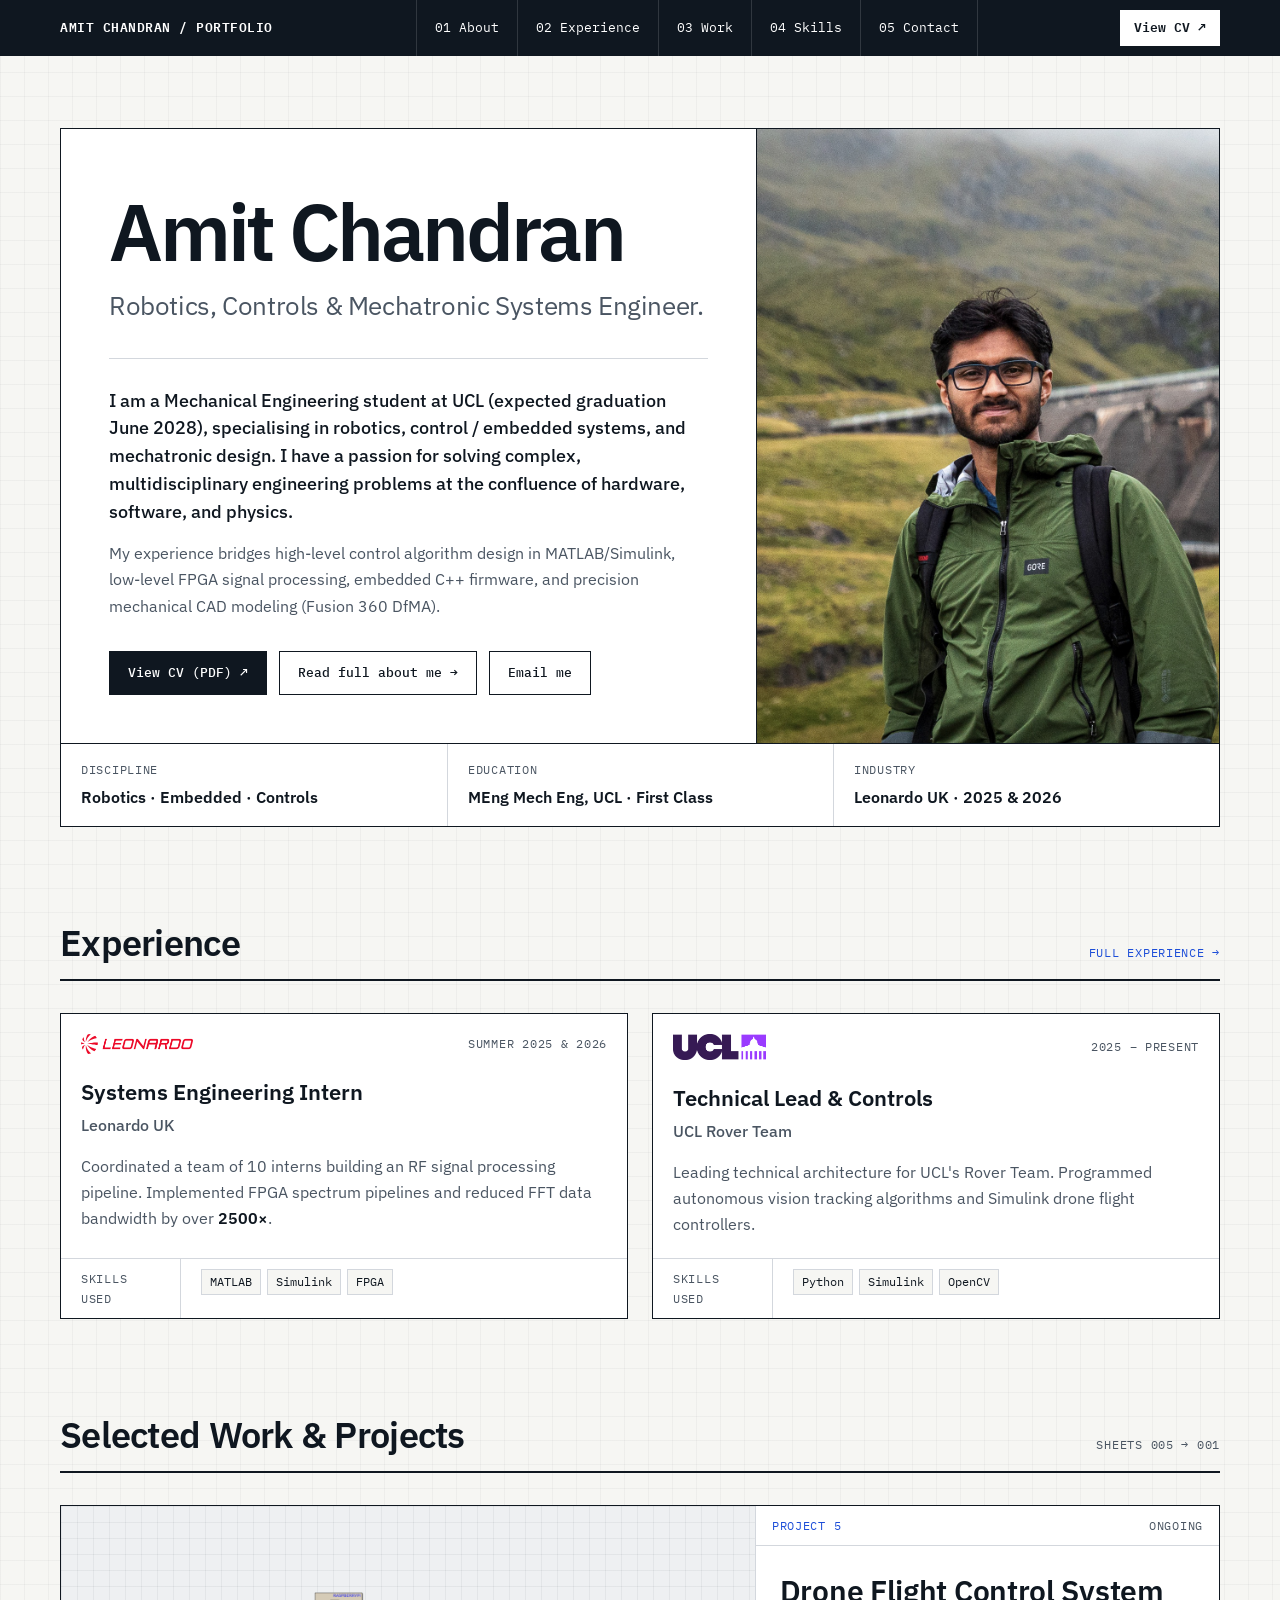
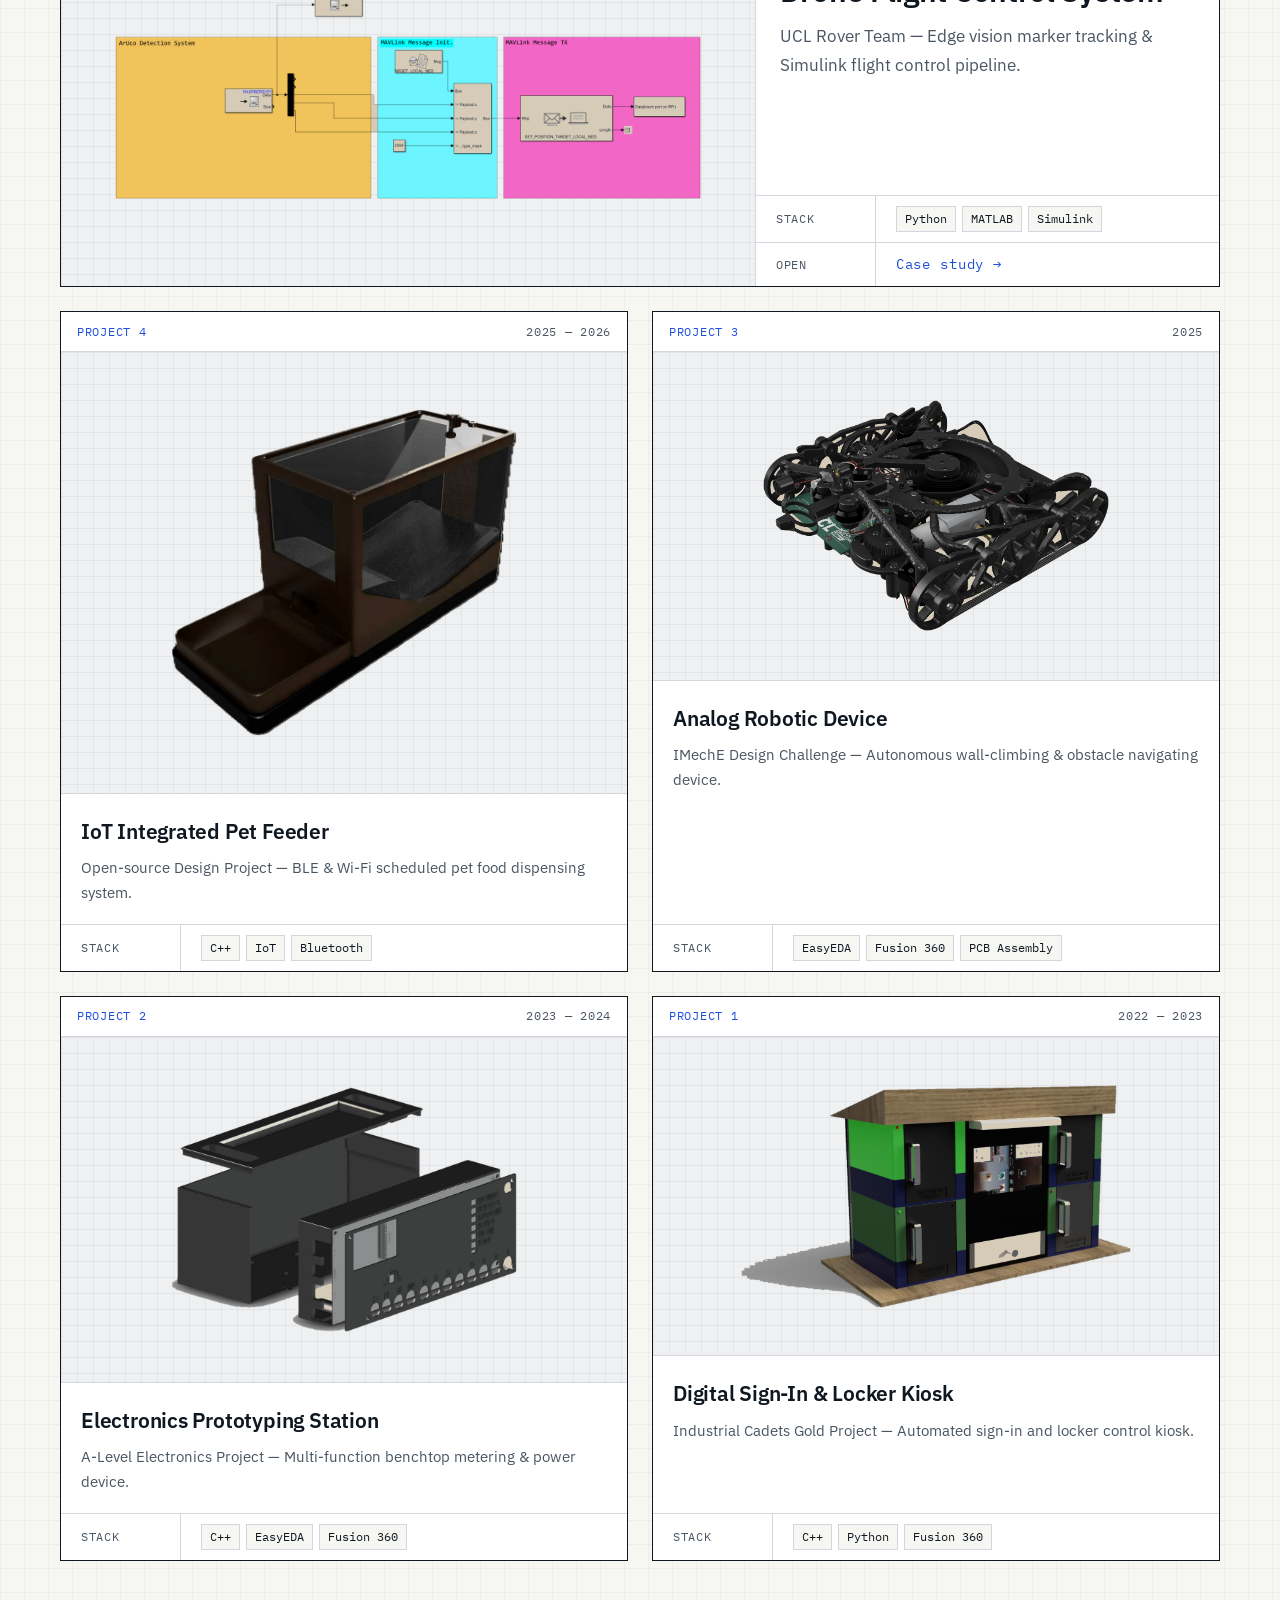
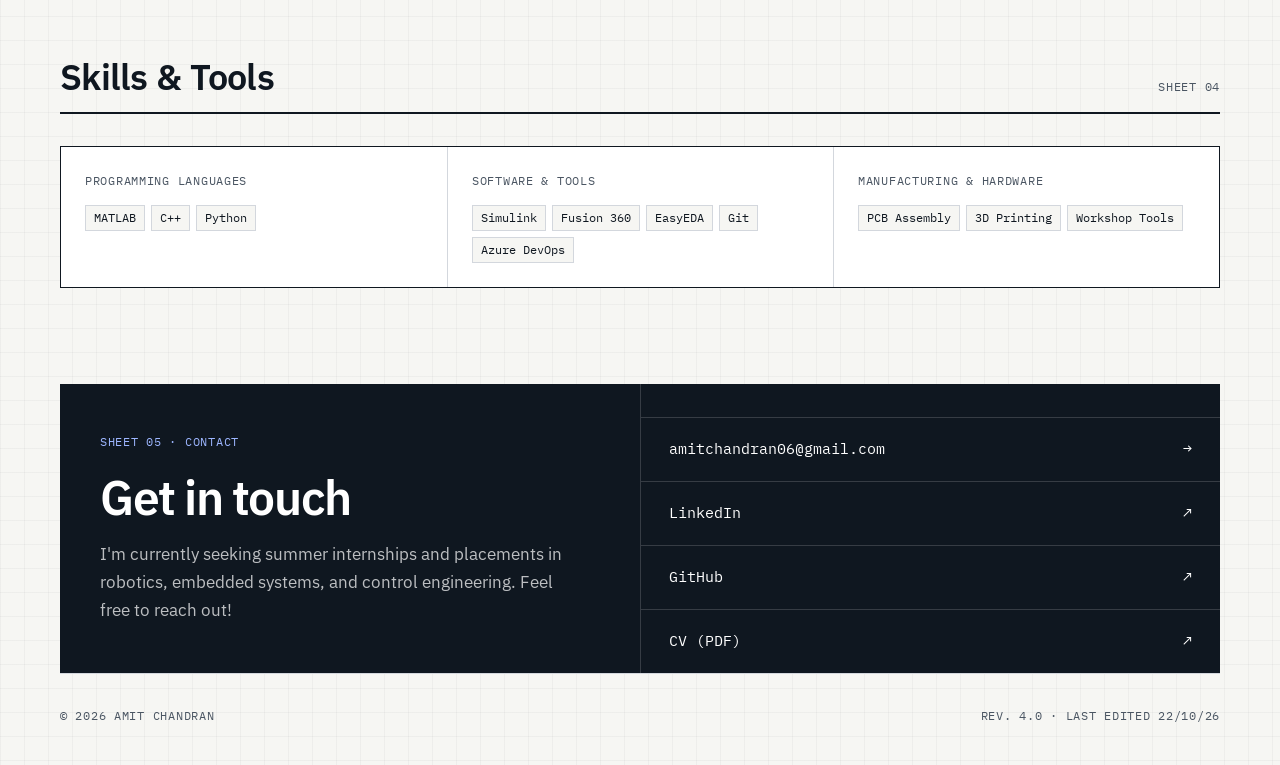
<file: index.html>
<!DOCTYPE html>
<html lang="en">
<head>
    <meta charset="UTF-8">
    <meta name="viewport" content="width=device-width, initial-scale=1.0">
    <title>Amit Chandran — Robotics, Controls &amp; Mechatronic Systems Engineer</title>
    <meta name="description" content="Portfolio of Amit Chandran — MEng Mechanical Engineering at UCL. Robotics, embedded systems, controls and mechatronics projects.">
    <link rel="preconnect" href="https://fonts.googleapis.com">
    <link rel="preconnect" href="https://fonts.gstatic.com" crossorigin>
    <link href="https://fonts.googleapis.com/css2?family=IBM+Plex+Mono:wght@400;500;600&amp;family=IBM+Plex+Sans:wght@400;500;600&amp;display=swap" rel="stylesheet">
    <link rel="stylesheet" href="style.css?v=4.0">
</head>
<body>
    <a class="skip-link" href="#main">Skip to content</a>

    <header class="nav">
        <div class="wrap nav-in">
            <a class="nav-brand" href="#top">AMIT CHANDRAN / PORTFOLIO</a>
            <nav class="nav-links" aria-label="Main">
                <a href="#about">01 About</a>
                <a href="#experience">02 Experience</a>
                <a href="#work">03 Work</a>
                <a href="#skills">04 Skills</a>
                <a href="#contact">05 Contact</a>
            </nav>
            <a class="nav-cv" href="https://amitchandran06.github.io/Resumes/AmitChandran_MainResume.pdf" target="_blank" rel="noopener">View CV ↗</a>
        </div>
    </header>

    <main id="main">
        <section id="top" class="hero-section">
            <div class="wrap">
                <div class="frame">
                    <div class="hero">
                        <div id="about" class="hero-text">
                            <h1 class="hero-name">Amit Chandran</h1>
                            <p class="hero-role">Robotics, Controls &amp; Mechatronic Systems Engineer.</p>
                            <div class="hero-about">
                                <p class="lead">I am a Mechanical Engineering student at UCL (expected graduation June 2028), specialising in robotics, control / embedded systems, and mechatronic design. I have a passion for solving complex, multidisciplinary engineering problems at the confluence of hardware, software, and physics.</p>
                                <p class="muted">My experience bridges high-level control algorithm design in MATLAB/Simulink, low-level FPGA signal processing, embedded C++ firmware, and precision mechanical CAD modeling (Fusion 360 DfMA).</p>
                            </div>
                            <div class="btn-row">
                                <a class="btn btn-solid" href="https://amitchandran06.github.io/Resumes/AmitChandran_MainResume.pdf" target="_blank" rel="noopener">View CV (PDF) ↗</a>
                                <a class="btn" href="about.html">Read full about me →</a>
                                <a class="btn" href="mailto:amitchandran06@gmail.com">Email me</a>
                            </div>
                        </div>
                        <div class="hero-photo">
                            <img src="images_general/prfpPhoto.jpeg" alt="Amit Chandran">
                        </div>
                    </div>
                    <div class="title-block">
                        <div><div class="mono">Discipline</div><div class="val">Robotics · Embedded · Controls</div></div>
                        <div><div class="mono">Education</div><div class="val">MEng Mech Eng, UCL · First Class</div></div>
                        <div><div class="mono">Industry</div><div class="val">Leonardo UK · 2025 &amp; 2026</div></div>
                    </div>
                </div>
            </div>
        </section>

        <section id="experience" class="section">
            <div class="wrap">
                <div class="section-head">
                    <h2 class="section-title">Experience</h2>
                    <a class="mono mono-accent" href="experience.html">Full experience →</a>
                </div>
                <div class="exp-grid">
                    <article class="exp-card">
                        <div class="exp-card-top">
                            <img src="images_general/Leonardo-Logo.png" alt="Leonardo" style="height: 20px; width: auto;">
                            <span class="mono">Summer 2025 &amp; 2026</span>
                        </div>
                        <div class="exp-card-body">
                            <h3>Systems Engineering Intern</h3>
                            <div class="org">Leonardo UK</div>
                            <p class="muted">Coordinated a team of 10 interns building an RF signal processing pipeline. Implemented FPGA spectrum pipelines and reduced FFT data bandwidth by over <strong>2500×</strong>.</p>
                        </div>
                        <div class="row"><div class="mono">Skills used</div><div class="tags"><span class="tag">MATLAB</span><span class="tag">Simulink</span><span class="tag">FPGA</span></div></div>
                    </article>
                    <article class="exp-card">
                        <div class="exp-card-top">
                            <img src="images_general/UCL_Logo_Landscape_2C_DarkPurple_RGB.png" alt="UCL" style="height: 26px; width: auto;">
                            <span class="mono">2025 – Present</span>
                        </div>
                        <div class="exp-card-body">
                            <h3>Technical Lead &amp; Controls</h3>
                            <div class="org">UCL Rover Team</div>
                            <p class="muted">Leading technical architecture for UCL's Rover Team. Programmed autonomous vision tracking algorithms and Simulink drone flight controllers.</p>
                        </div>
                        <div class="row"><div class="mono">Skills used</div><div class="tags"><span class="tag">Python</span><span class="tag">Simulink</span><span class="tag">OpenCV</span></div></div>
                    </article>
                </div>
            </div>
        </section>

        <section id="work" class="section">
            <div class="wrap">
                <div class="section-head">
                    <h2 class="section-title">Selected Work &amp; Projects</h2>
                    <span class="mono">Sheets 005 → 001</span>
                </div>

                <a class="sheet sheet-feature" href="projects/drone-flight-system.html">
                    <div class="stage"><img src="images_UCLR/Simulink Top Level Diagram_cutout.png" alt="Simulink flight control diagram"></div>
                    <div class="sheet-feature-side">
                        <div class="sheet-head"><span class="mono mono-accent">Project 5</span><span class="mono">Ongoing</span></div>
                        <div class="sheet-body">
                            <h3 class="sheet-title">Drone Flight Control System</h3>
                            <p class="sheet-desc">UCL Rover Team — Edge vision marker tracking &amp; Simulink flight control pipeline.</p>
                        </div>
                        <div class="row"><div class="mono">Stack</div><div class="tags"><span class="tag">Python</span><span class="tag">MATLAB</span><span class="tag">Simulink</span></div></div>
                        <div class="row"><div class="mono">Open</div><div class="mono mono-accent" style="text-transform: none; font-size: 14px;">Case study →</div></div>
                    </div>
                </a>

                <div class="sheet-grid">
                <a class="sheet" href="projects/smart-pet-feeder.html">
                    <div class="sheet-head"><span class="mono mono-accent">Project 4</span><span class="mono">2025 — 2026</span></div>
                    <div class="stage"><img src="images_pet_feeder/extracted_1_cutout.png" alt="IoT Integrated Pet Feeder" loading="lazy"></div>
                    <div class="sheet-body">
                        <h3 class="sheet-title">IoT Integrated Pet Feeder</h3>
                        <p class="sheet-desc">Open-source Design Project — BLE &amp; Wi-Fi scheduled pet food dispensing system.</p>
                    </div>
                    <div class="row"><div class="mono">Stack</div><div class="tags"><span class="tag">C++</span><span class="tag">IoT</span><span class="tag">Bluetooth</span></div></div>
                </a>
                <a class="sheet" href="projects/imeche-rover.html">
                    <div class="sheet-head"><span class="mono mono-accent">Project 3</span><span class="mono">2025</span></div>
                    <div class="stage"><img src="images_imeche/CAD Render_cutout.png" alt="Analog Robotic Device" loading="lazy"></div>
                    <div class="sheet-body">
                        <h3 class="sheet-title">Analog Robotic Device</h3>
                        <p class="sheet-desc">IMechE Design Challenge — Autonomous wall-climbing &amp; obstacle navigating device.</p>
                    </div>
                    <div class="row"><div class="mono">Stack</div><div class="tags"><span class="tag">EasyEDA</span><span class="tag">Fusion 360</span><span class="tag">PCB Assembly</span></div></div>
                </a>
                <a class="sheet" href="projects/desktop-multimeter.html">
                    <div class="sheet-head"><span class="mono mono-accent">Project 2</span><span class="mono">2023 — 2024</span></div>
                    <div class="stage"><img src="images_NEA/extracted_293_cutout.png" alt="Electronics Prototyping Station" loading="lazy"></div>
                    <div class="sheet-body">
                        <h3 class="sheet-title">Electronics Prototyping Station</h3>
                        <p class="sheet-desc">A-Level Electronics Project — Multi-function benchtop metering &amp; power device.</p>
                    </div>
                    <div class="row"><div class="mono">Stack</div><div class="tags"><span class="tag">C++</span><span class="tag">EasyEDA</span><span class="tag">Fusion 360</span></div></div>
                </a>
                <a class="sheet" href="projects/digital-sign-in-kiosk.html">
                    <div class="sheet-head"><span class="mono mono-accent">Project 1</span><span class="mono">2022 — 2023</span></div>
                    <div class="stage"><img src="images_kiosk/kiosk-cad-render-cutout.png" alt="Digital Sign-In &amp; Locker Kiosk" loading="lazy"></div>
                    <div class="sheet-body">
                        <h3 class="sheet-title">Digital Sign-In &amp; Locker Kiosk</h3>
                        <p class="sheet-desc">Industrial Cadets Gold Project — Automated sign-in and locker control kiosk.</p>
                    </div>
                    <div class="row"><div class="mono">Stack</div><div class="tags"><span class="tag">C++</span><span class="tag">Python</span><span class="tag">Fusion 360</span></div></div>
                </a>
                </div>
            </div>
        </section>

        <section id="skills" class="section">
            <div class="wrap">
                <div class="section-head">
                    <h2 class="section-title">Skills &amp; Tools</h2>
                    <span class="mono">Sheet 04</span>
                </div>
                <div class="skills-grid">
                    <div><div class="mono">Programming Languages</div><div class="tags"><span class="tag">MATLAB</span><span class="tag">C++</span><span class="tag">Python</span></div></div>
                    <div><div class="mono">Software &amp; Tools</div><div class="tags"><span class="tag">Simulink</span><span class="tag">Fusion 360</span><span class="tag">EasyEDA</span><span class="tag">Git</span><span class="tag">Azure DevOps</span></div></div>
                    <div><div class="mono">Manufacturing &amp; Hardware</div><div class="tags"><span class="tag">PCB Assembly</span><span class="tag">3D Printing</span><span class="tag">Workshop Tools</span></div></div>
                </div>
            </div>
        </section>

        <section id="contact" class="section">
            <div class="wrap">
                <div class="contact">
                    <div class="contact-text">
                        <div class="mono" style="color: var(--accent-on-dark); margin-bottom: 20px;">Sheet 05 · Contact</div>
                        <h2>Get in touch</h2>
                        <p>I'm currently seeking summer internships and placements in robotics, embedded systems, and control engineering. Feel free to reach out!</p>
                    </div>
                    <div class="contact-links">
                        <a class="contact-link" href="mailto:amitchandran06@gmail.com">amitchandran06@gmail.com <span aria-hidden="true">→</span></a>
                        <a class="contact-link" href="https://www.linkedin.com/in/amit-chandran" target="_blank" rel="noopener">LinkedIn <span aria-hidden="true">↗</span></a>
                        <a class="contact-link" href="https://github.com/amitchandran06" target="_blank" rel="noopener">GitHub <span aria-hidden="true">↗</span></a>
                        <a class="contact-link" href="https://amitchandran06.github.io/Resumes/AmitChandran_MainResume.pdf" target="_blank" rel="noopener">CV (PDF) <span aria-hidden="true">↗</span></a>
                    </div>
                </div>
            </div>
        </section>
    </main>

    <footer class="wrap">
        <div class="footer mono footer-rule">
            <span>© 2026 Amit Chandran</span>
            <span>Rev. 4.0 · Last edited 22/10/26</span>
        </div>
    </footer>
</body>
</html>
</file>
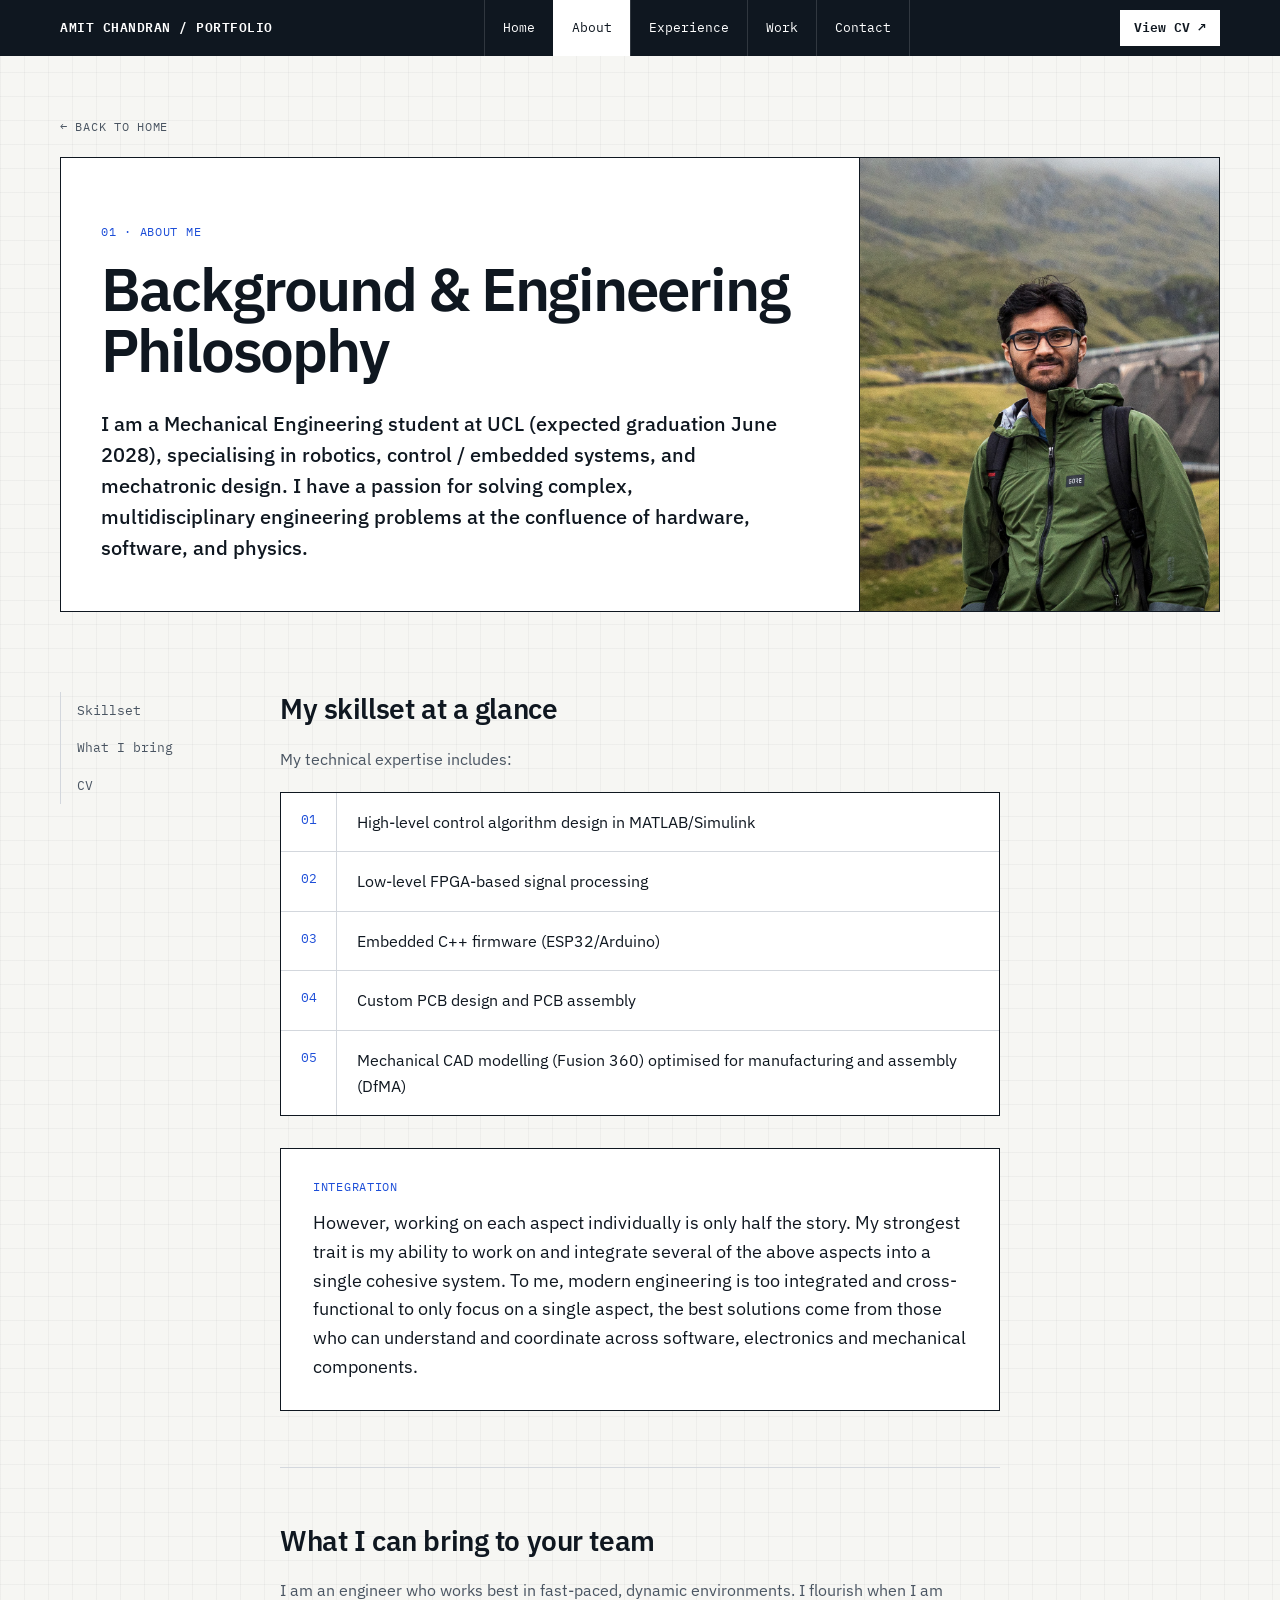
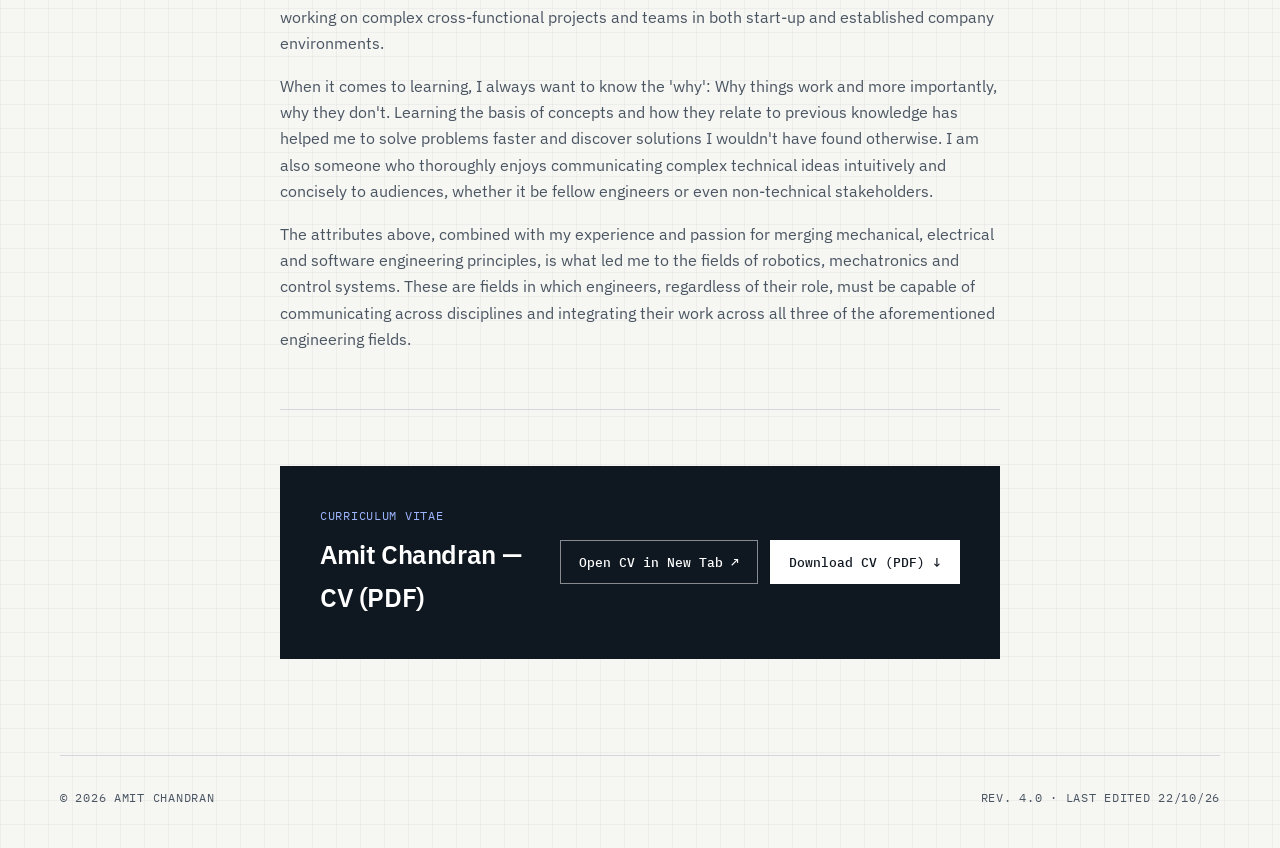
<file: about.html>
<!DOCTYPE html>
<html lang="en">
<head>
    <meta charset="UTF-8">
    <meta name="viewport" content="width=device-width, initial-scale=1.0">
    <title>About Me — Amit Chandran</title>
    <meta name="description" content="Background and engineering philosophy of Amit Chandran.">
    <link rel="preconnect" href="https://fonts.googleapis.com">
    <link rel="preconnect" href="https://fonts.gstatic.com" crossorigin>
    <link href="https://fonts.googleapis.com/css2?family=IBM+Plex+Mono:wght@400;500;600&amp;family=IBM+Plex+Sans:wght@400;500;600&amp;display=swap" rel="stylesheet">
    <link rel="stylesheet" href="style.css?v=4.0">
</head>
<body>
    <a class="skip-link" href="#main">Skip to content</a>

    <header class="nav">
        <div class="wrap nav-in">
            <a class="nav-brand" href="index.html">AMIT CHANDRAN / PORTFOLIO</a>
            <nav class="nav-links" aria-label="Main">
                <a href="index.html">Home</a>
                <a href="about.html" class="is-current" aria-current="page">About</a>
                <a href="experience.html">Experience</a>
                <a href="index.html#work">Work</a>
                <a href="index.html#contact">Contact</a>
            </nav>
            <a class="nav-cv" href="https://amitchandran06.github.io/Resumes/AmitChandran_MainResume.pdf" target="_blank" rel="noopener">View CV ↗</a>
        </div>
    </header>

    <main id="main">
        <section class="page-top">
            <div class="wrap">
                <a class="mono back-link" href="index.html">← Back to home</a>
                <div class="frame about-head">
                    <div class="page-head">
                        <div class="mono mono-accent kicker">01 · About me</div>
                        <h1 class="page-title">Background &amp; Engineering Philosophy</h1>
                        <p class="lead">I am a Mechanical Engineering student at UCL (expected graduation June 2028), specialising in robotics, control / embedded systems, and mechatronic design. I have a passion for solving complex, multidisciplinary engineering problems at the confluence of hardware, software, and physics.</p>
                    </div>
                    <img src="images_general/prfpPhoto.jpeg" alt="Amit Chandran">
                </div>
            </div>
        </section>

        <div class="wrap doc">
            <nav class="toc" aria-label="On this page">
                <a href="#skillset">Skillset</a>
                <a href="#bring">What I bring</a>
                <a href="#cv">CV</a>
            </nav>
            <div>
                <section id="skillset" class="block">
                    <h2 class="block-title">My skillset at a glance</h2>
                    <p style="margin-bottom: 20px;">My technical expertise includes:</p>
                    <div class="numlist">
                        <div><span>01</span><div>High-level control algorithm design in MATLAB/Simulink</div></div>
                        <div><span>02</span><div>Low-level FPGA-based signal processing</div></div>
                        <div><span>03</span><div>Embedded C++ firmware (ESP32/Arduino)</div></div>
                        <div><span>04</span><div>Custom PCB design and PCB assembly</div></div>
                        <div><span>05</span><div>Mechanical CAD modelling (Fusion 360) optimised for manufacturing and assembly (DfMA)</div></div>
                    </div>
                    <div class="callout">
                        <div class="mono mono-accent">Integration</div>
                        <p>However, working on each aspect individually is only half the story. My strongest trait is my ability to work on and integrate several of the above aspects into a single cohesive system. To me, modern engineering is too integrated and cross-functional to only focus on a single aspect, the best solutions come from those who can understand and coordinate across software, electronics and mechanical components.</p>
                    </div>
                </section>

                <section id="bring" class="block">
                    <h2 class="block-title">What I can bring to your team</h2>
                    <p>I am an engineer who works best in fast-paced, dynamic environments. I flourish when I am working on complex cross-functional projects and teams in both start-up and established company environments.</p>
                    <p>When it comes to learning, I always want to know the 'why': Why things work and more importantly, why they don't. Learning the basis of concepts and how they relate to previous knowledge has helped me to solve problems faster and discover solutions I wouldn't have found otherwise. I am also someone who thoroughly enjoys communicating complex technical ideas intuitively and concisely to audiences, whether it be fellow engineers or even non-technical stakeholders.</p>
                    <p>The attributes above, combined with my experience and passion for merging mechanical, electrical and software engineering principles, is what led me to the fields of robotics, mechatronics and control systems. These are fields in which engineers, regardless of their role, must be capable of communicating across disciplines and integrating their work across all three of the aforementioned engineering fields.</p>
                </section>

                <section id="cv" class="cta-band">
                    <div>
                        <div class="mono" style="color: var(--accent-on-dark);">Curriculum vitae</div>
                        <div class="big">Amit Chandran — CV (PDF)</div>
                    </div>
                    <div class="btn-row">
                        <a class="btn" href="https://amitchandran06.github.io/Resumes/AmitChandran_MainResume.pdf" target="_blank" rel="noopener">Open CV in New Tab ↗</a>
                        <a class="btn btn-solid" href="https://amitchandran06.github.io/Resumes/AmitChandran_MainResume.pdf" download>Download CV (PDF) ↓</a>
                    </div>
                </section>
            </div>
            <div class="doc-spacer" aria-hidden="true"></div>
        </div>
    </main>

    <footer class="wrap">
        <div class="footer mono footer-rule">
            <span>© 2026 Amit Chandran</span>
            <span>Rev. 4.0 · Last edited 22/10/26</span>
        </div>
    </footer>
</body>
</html>
</file>
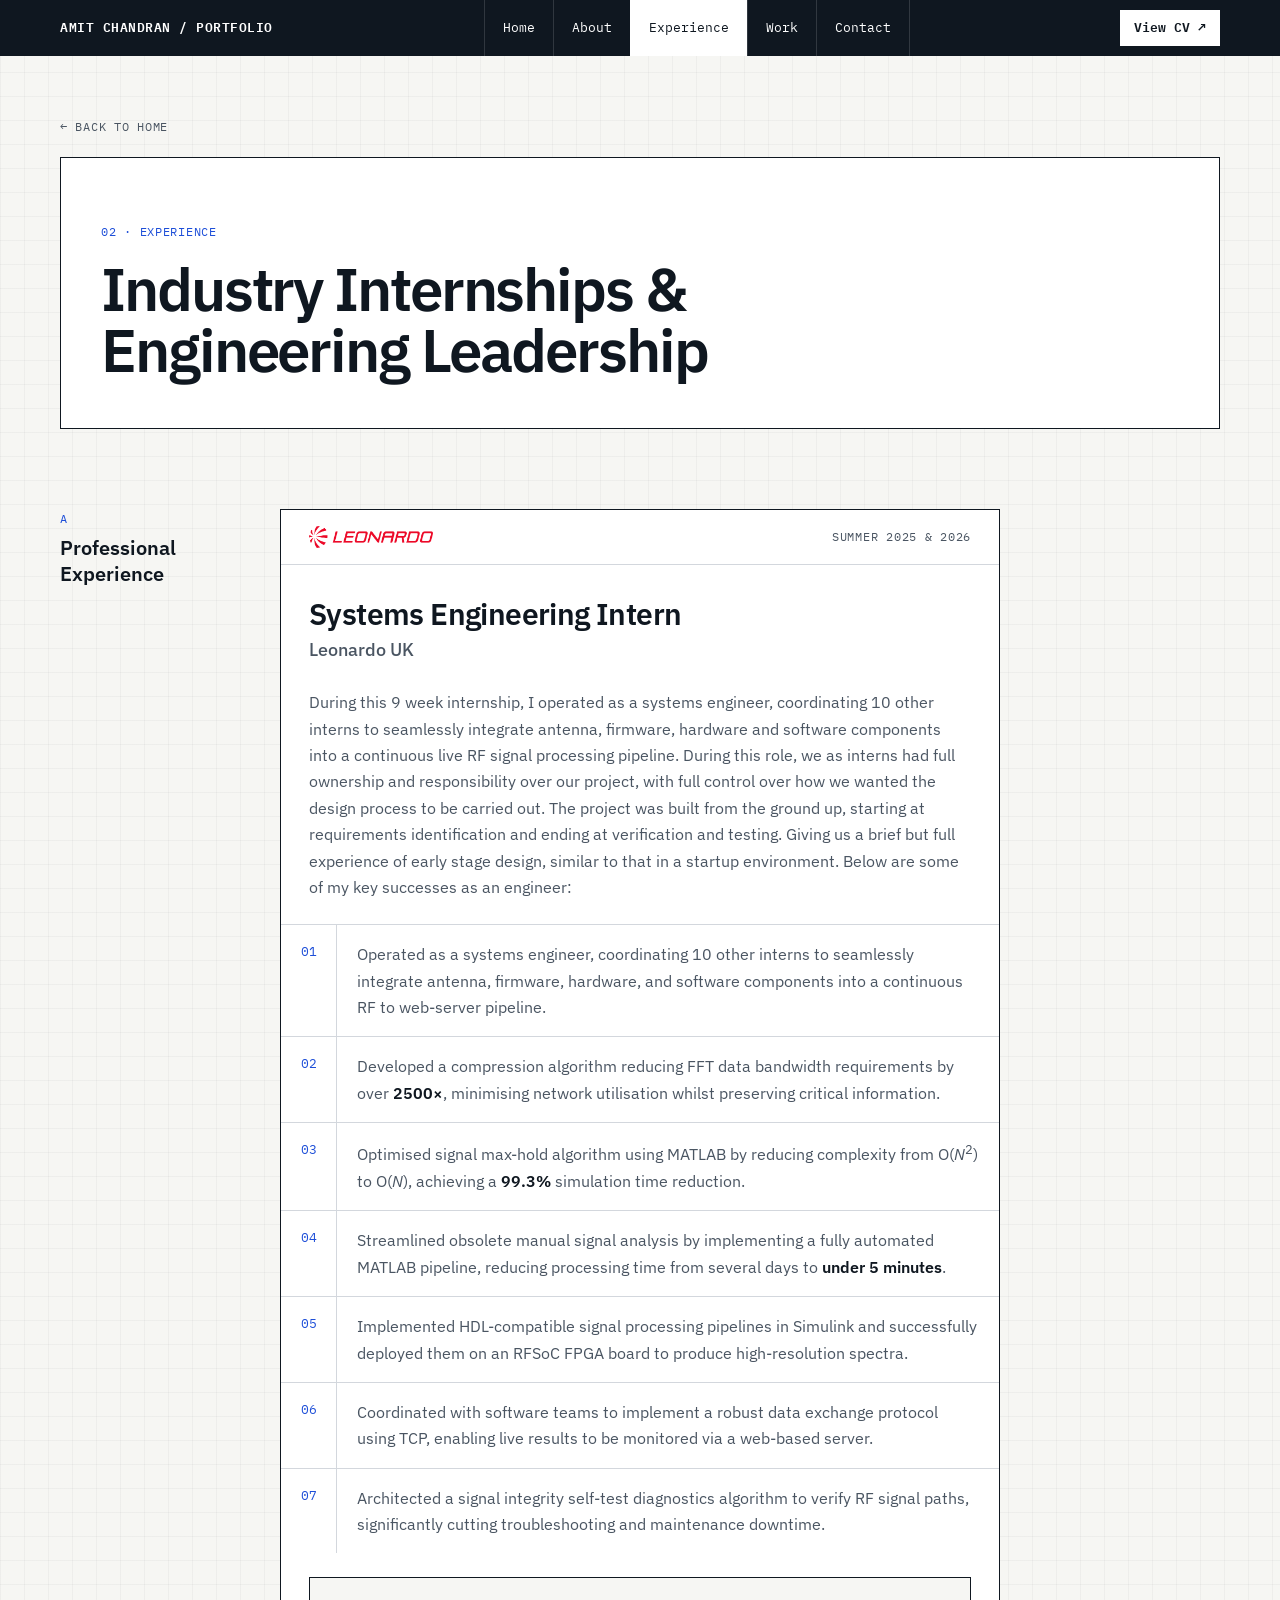
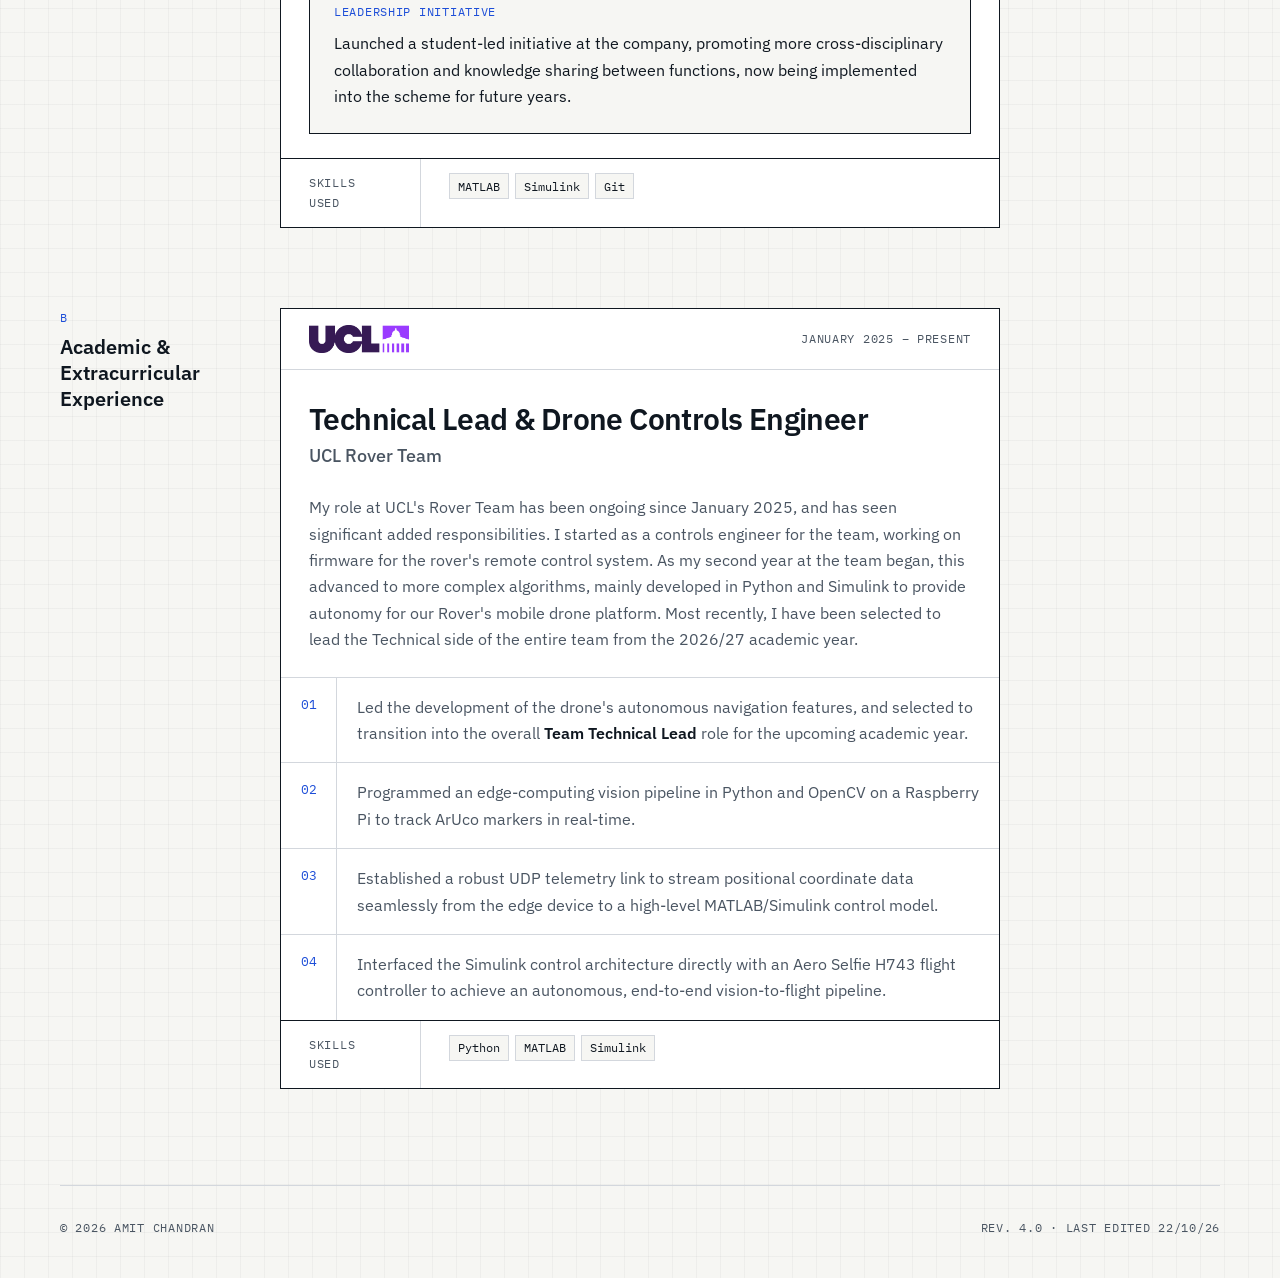
<file: experience.html>
<!DOCTYPE html>
<html lang="en">
<head>
    <meta charset="UTF-8">
    <meta name="viewport" content="width=device-width, initial-scale=1.0">
    <title>Experience — Amit Chandran</title>
    <meta name="description" content="Industry internships and engineering leadership experience of Amit Chandran.">
    <link rel="preconnect" href="https://fonts.googleapis.com">
    <link rel="preconnect" href="https://fonts.gstatic.com" crossorigin>
    <link href="https://fonts.googleapis.com/css2?family=IBM+Plex+Mono:wght@400;500;600&amp;family=IBM+Plex+Sans:wght@400;500;600&amp;display=swap" rel="stylesheet">
    <link rel="stylesheet" href="style.css?v=4.0">
</head>
<body>
    <a class="skip-link" href="#main">Skip to content</a>

    <header class="nav">
        <div class="wrap nav-in">
            <a class="nav-brand" href="index.html">AMIT CHANDRAN / PORTFOLIO</a>
            <nav class="nav-links" aria-label="Main">
                <a href="index.html">Home</a>
                <a href="about.html">About</a>
                <a href="experience.html" class="is-current" aria-current="page">Experience</a>
                <a href="index.html#work">Work</a>
                <a href="index.html#contact">Contact</a>
            </nav>
            <a class="nav-cv" href="https://amitchandran06.github.io/Resumes/AmitChandran_MainResume.pdf" target="_blank" rel="noopener">View CV ↗</a>
        </div>
    </header>

    <main id="main">
        <section class="page-top">
            <div class="wrap">
                <a class="mono back-link" href="index.html">← Back to home</a>
                <div class="frame page-head">
                    <div class="mono mono-accent kicker">02 · Experience</div>
                    <h1 class="page-title">Industry Internships &amp; Engineering Leadership</h1>
                </div>
            </div>
        </section>

        <div class="wrap doc">
            <div class="side-label">
                <div class="mono mono-accent">A</div>
                <h2>Professional Experience</h2>
            </div>
            <article class="role-card">
                <div class="role-top">
                    <img src="images_general/Leonardo-Logo.png" alt="Leonardo" style="height: 22px; width: auto;">
                    <span class="mono">Summer 2025 &amp; 2026</span>
                </div>
                <div class="role-head">
                    <h3>Systems Engineering Intern</h3>
                    <div class="org">Leonardo UK</div>
                    <p>During this 9 week internship, I operated as a systems engineer, coordinating 10 other interns to seamlessly integrate antenna, firmware, hardware and software components into a continuous live RF signal processing pipeline. During this role, we as interns had full ownership and responsibility over our project, with full control over how we wanted the design process to be carried out. The project was built from the ground up, starting at requirements identification and ending at verification and testing. Giving us a brief but full experience of early stage design, similar to that in a startup environment. Below are some of my key successes as an engineer:</p>
                </div>
                <div class="role-points">
                        <div><span>01</span><div>Operated as a systems engineer, coordinating 10 other interns to seamlessly integrate antenna, firmware, hardware, and software components into a continuous RF to web-server pipeline.</div></div>
                        <div><span>02</span><div>Developed a compression algorithm reducing FFT data bandwidth requirements by over <strong>2500×</strong>, minimising network utilisation whilst preserving critical information.</div></div>
                        <div><span>03</span><div>Optimised signal max-hold algorithm using MATLAB by reducing complexity from O(<i>N</i><sup>2</sup>) to O(<i>N</i>), achieving a <strong>99.3%</strong> simulation time reduction.</div></div>
                        <div><span>04</span><div>Streamlined obsolete manual signal analysis by implementing a fully automated MATLAB pipeline, reducing processing time from several days to <strong>under 5 minutes</strong>.</div></div>
                        <div><span>05</span><div>Implemented HDL-compatible signal processing pipelines in Simulink and successfully deployed them on an RFSoC FPGA board to produce high-resolution spectra.</div></div>
                        <div><span>06</span><div>Coordinated with software teams to implement a robust data exchange protocol using TCP, enabling live results to be monitored via a web-based server.</div></div>
                        <div><span>07</span><div>Architected a signal integrity self-test diagnostics algorithm to verify RF signal paths, significantly cutting troubleshooting and maintenance downtime.</div></div>
                </div>
                <div class="role-initiative">
                    <div class="mono mono-accent">Leadership initiative</div>
                    <p>Launched a student-led initiative at the company, promoting more cross-disciplinary collaboration and knowledge sharing between functions, now being implemented into the scheme for future years.</p>
                </div>
                <div class="role-skills">
                    <div class="mono">Skills used</div>
                    <div class="tags"><span class="tag">MATLAB</span><span class="tag">Simulink</span><span class="tag">Git</span></div>
                </div>
            </article>
            <div class="doc-spacer" aria-hidden="true"></div>
        </div>

        <div class="wrap doc role-gap" style="margin-bottom: 96px;">
            <div class="side-label">
                <div class="mono mono-accent">B</div>
                <h2>Academic &amp; Extracurricular Experience</h2>
            </div>
            <article class="role-card">
                <div class="role-top">
                    <img src="images_general/UCL_Logo_Landscape_2C_DarkPurple_RGB.png" alt="UCL" style="height: 28px; width: auto;">
                    <span class="mono">January 2025 – Present</span>
                </div>
                <div class="role-head">
                    <h3>Technical Lead &amp; Drone Controls Engineer</h3>
                    <div class="org">UCL Rover Team</div>
                    <p>My role at UCL's Rover Team has been ongoing since January 2025, and has seen significant added responsibilities. I started as a controls engineer for the team, working on firmware for the rover's remote control system. As my second year at the team began, this advanced to more complex algorithms, mainly developed in Python and Simulink to provide autonomy for our Rover's mobile drone platform. Most recently, I have been selected to lead the Technical side of the entire team from the 2026/27 academic year.</p>
                </div>
                <div class="role-points">
                        <div><span>01</span><div>Led the development of the drone's autonomous navigation features, and selected to transition into the overall <strong>Team Technical Lead</strong> role for the upcoming academic year.</div></div>
                        <div><span>02</span><div>Programmed an edge-computing vision pipeline in Python and OpenCV on a Raspberry Pi to track ArUco markers in real-time.</div></div>
                        <div><span>03</span><div>Established a robust UDP telemetry link to stream positional coordinate data seamlessly from the edge device to a high-level MATLAB/Simulink control model.</div></div>
                        <div><span>04</span><div>Interfaced the Simulink control architecture directly with an Aero Selfie H743 flight controller to achieve an autonomous, end-to-end vision-to-flight pipeline.</div></div>
                </div>
                <div class="role-skills">
                    <div class="mono">Skills used</div>
                    <div class="tags"><span class="tag">Python</span><span class="tag">MATLAB</span><span class="tag">Simulink</span></div>
                </div>
            </article>
            <div class="doc-spacer" aria-hidden="true"></div>
        </div>
    </main>

    <footer class="wrap">
        <div class="footer mono footer-rule">
            <span>© 2026 Amit Chandran</span>
            <span>Rev. 4.0 · Last edited 22/10/26</span>
        </div>
    </footer>
</body>
</html>
</file>
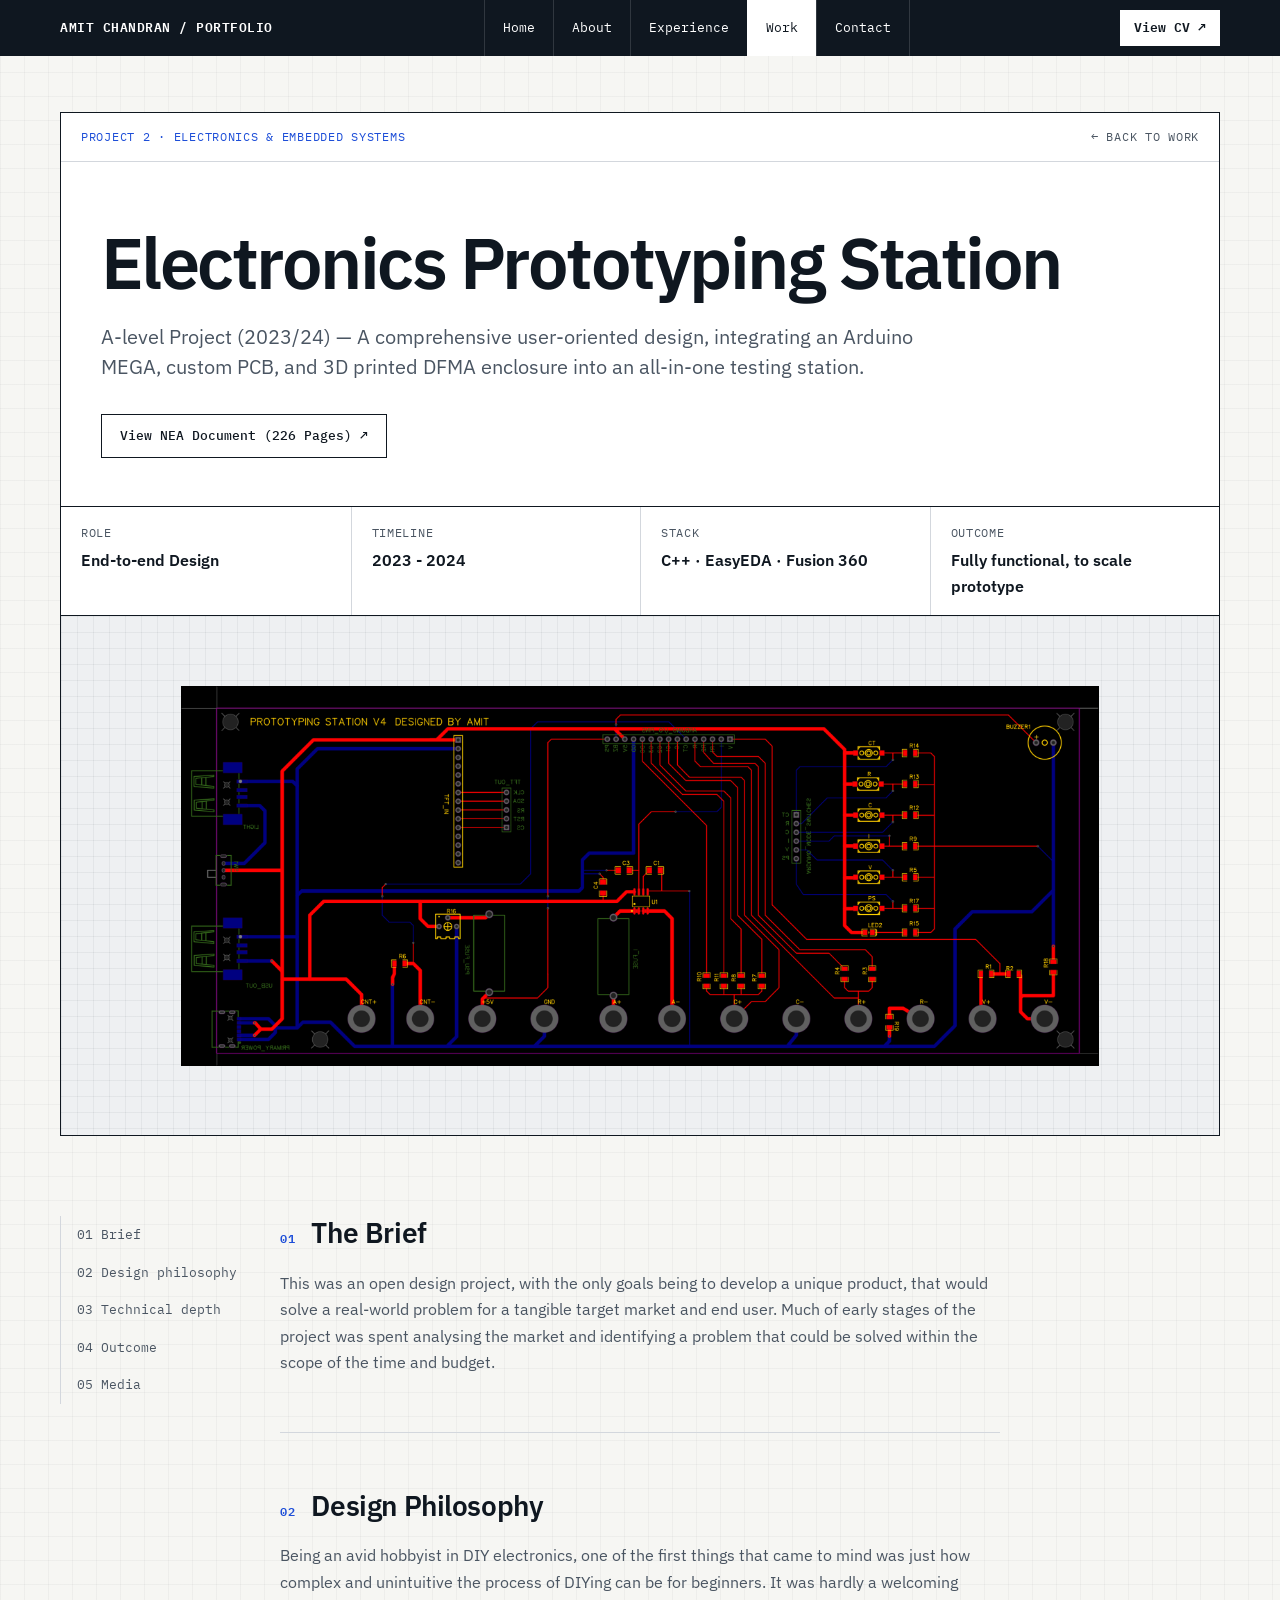
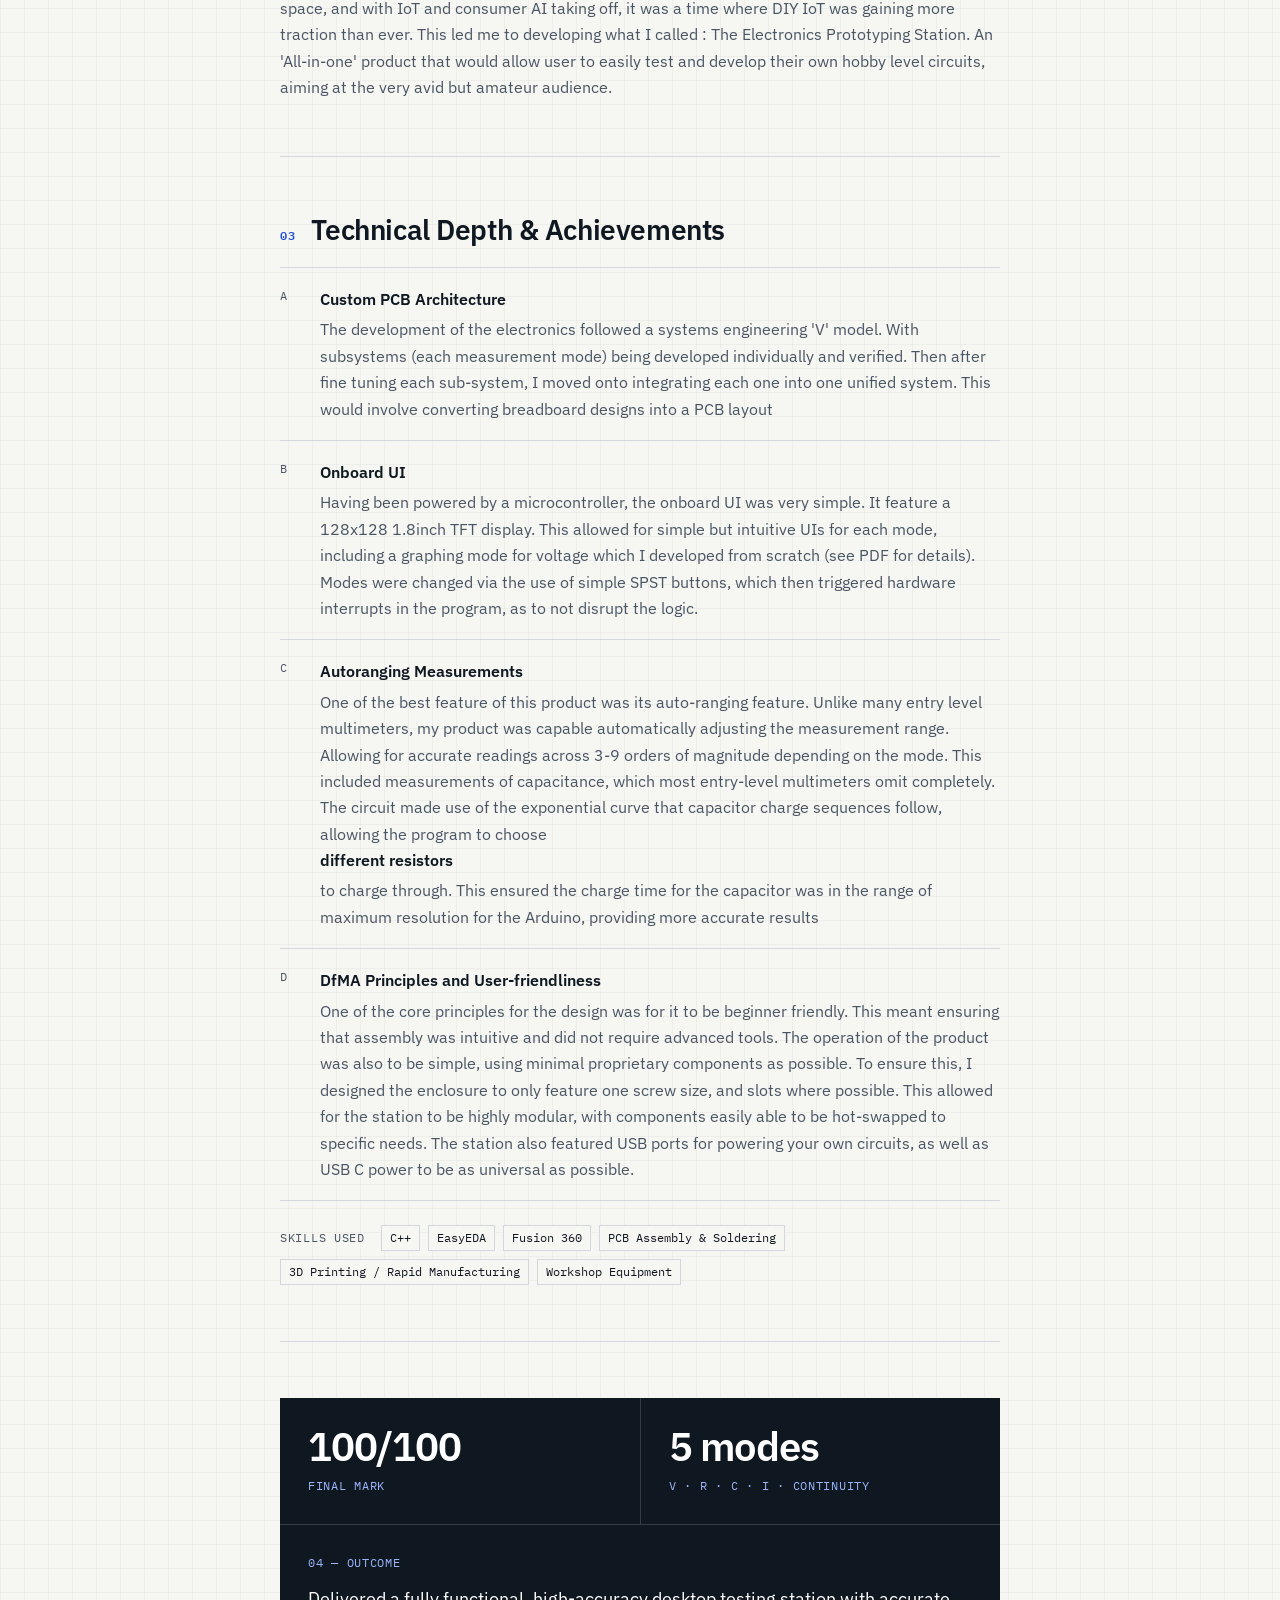
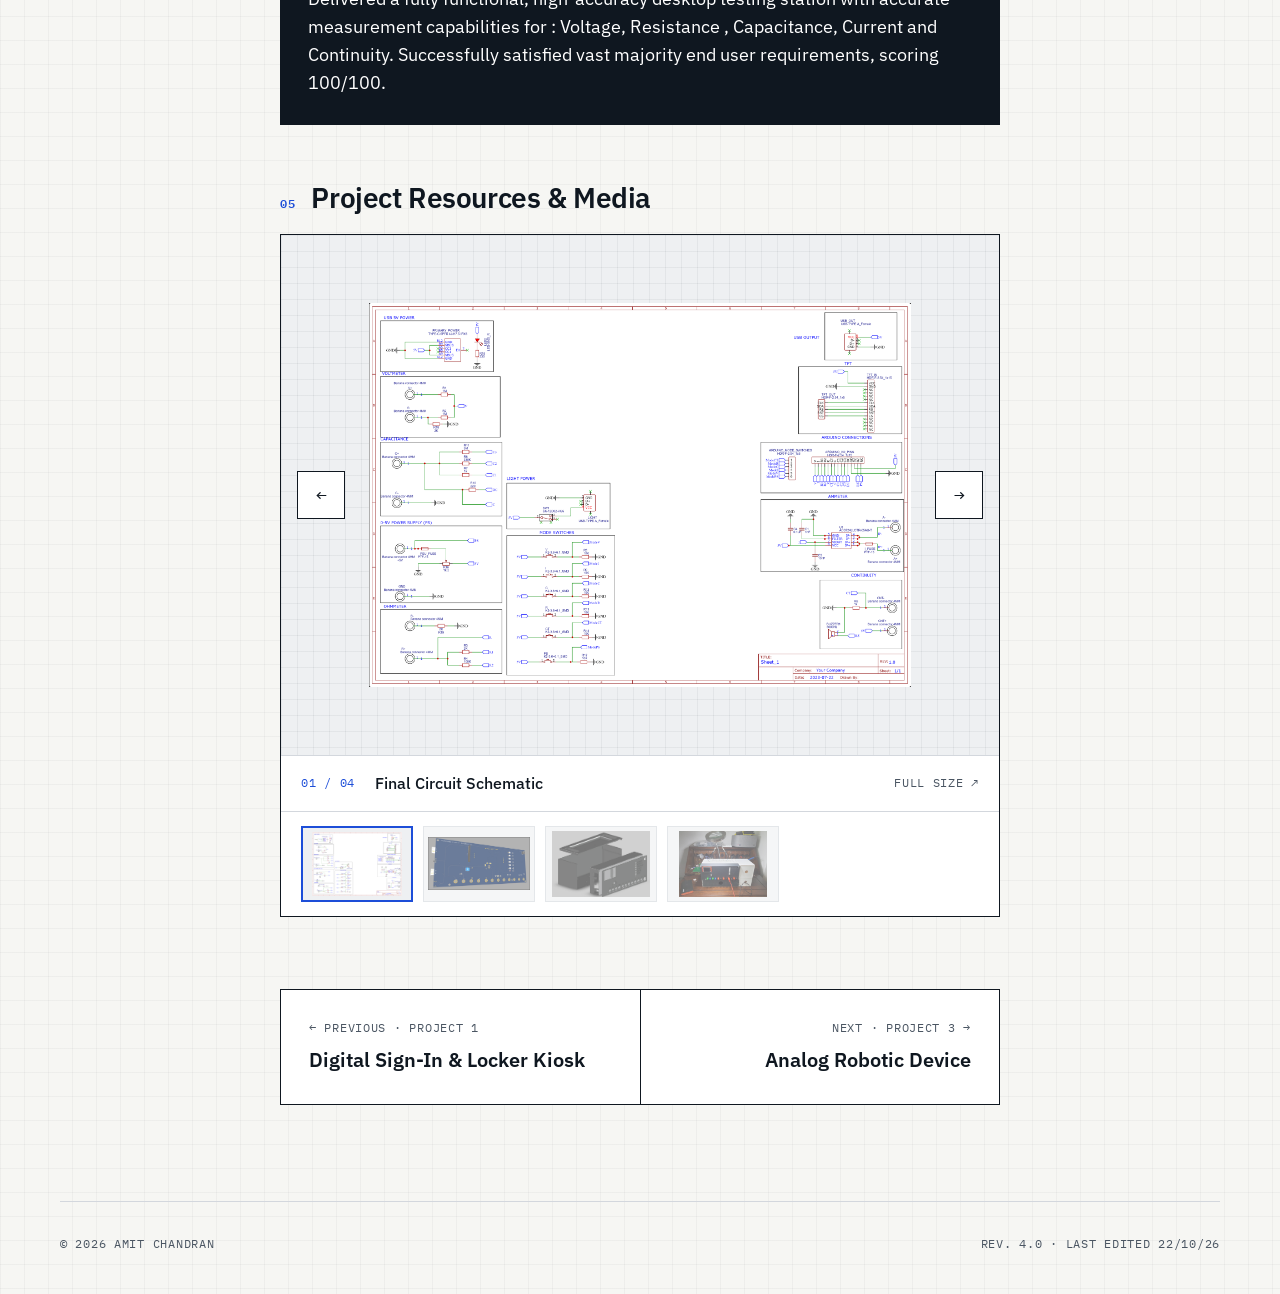
<file: projects/desktop-multimeter.html>
<!DOCTYPE html>
<html lang="en">
<head>
    <meta charset="UTF-8">
    <meta name="viewport" content="width=device-width, initial-scale=1.0">
    <title>Electronics Prototyping Station — Amit Chandran</title>
    <meta name="description" content="Electronics Prototyping Station — project case study by Amit Chandran.">
    <link rel="preconnect" href="https://fonts.googleapis.com">
    <link rel="preconnect" href="https://fonts.gstatic.com" crossorigin>
    <link href="https://fonts.googleapis.com/css2?family=IBM+Plex+Mono:wght@400;500;600&amp;family=IBM+Plex+Sans:wght@400;500;600&amp;display=swap" rel="stylesheet">
    <link rel="stylesheet" href="../style.css?v=4.0">
</head>
<body>
    <a class="skip-link" href="#main">Skip to content</a>

    <header class="nav">
        <div class="wrap nav-in">
            <a class="nav-brand" href="../index.html">AMIT CHANDRAN / PORTFOLIO</a>
            <nav class="nav-links" aria-label="Main">
                <a href="../index.html">Home</a>
                <a href="../about.html">About</a>
                <a href="../experience.html">Experience</a>
                <a href="../index.html#work" class="is-current" aria-current="page">Work</a>
                <a href="../index.html#contact">Contact</a>
            </nav>
            <a class="nav-cv" href="https://amitchandran06.github.io/Resumes/AmitChandran_MainResume.pdf" target="_blank" rel="noopener">View CV ↗</a>
        </div>
    </header>

    <main id="main">
        <section class="page-top">
            <div class="wrap">
                <div class="frame">
                    <div class="case-strip">
                        <span class="mono mono-accent">Project 2 · Electronics &amp; Embedded Systems</span>
                        <a class="mono" href="../index.html#work">← Back to work</a>
                    </div>
                    <div class="page-head">
                        <h1 class="case-title">Electronics Prototyping Station</h1>
                        <p class="case-lead">A-level Project (2023/24) — A comprehensive user-oriented design, integrating an Arduino MEGA, custom PCB, and 3D printed DFMA enclosure into an all-in-one testing station.</p>
                <div class="btn-row">
                    <a class="btn" href="../images_NEA/Electronics Project 2024.pdf" target="_blank" rel="noopener">View NEA Document (226 Pages) ↗</a>
                </div>
                    </div>
                    <div class="title-block" style="--cols: 4">
                    <div><div class="mono">Role</div><div class="val">End-to-end Design</div></div>
                    <div><div class="mono">Timeline</div><div class="val">2023 - 2024</div></div>
                    <div><div class="mono">Stack</div><div class="val">C++ · EasyEDA · Fusion 360</div></div>
                    <div><div class="mono">Outcome</div><div class="val">Fully functional, to scale prototype</div></div>
                    </div>
                </div>
                <div class="stage case-hero">
                    <img src="../images_NEA/extracted_205.png" alt="Final PCB Layout">
                </div>
            </div>
        </section>

        <div class="wrap doc">
            <nav class="toc" aria-label="On this page">
                <a href="#brief">01 Brief</a>
                <a href="#philosophy">02 Design philosophy</a>
                <a href="#technical">03 Technical depth</a>
                <a href="#outcome">04 Outcome</a>
                <a href="#media">05 Media</a>
            </nav>
            <div>
                <section id="brief" class="block">
                    <h2 class="block-title"><span class="mono mono-accent">01</span>The Brief</h2>
                    <p>This was an open design project, with the only goals being to develop a unique product, that would solve a real-world problem for a tangible target market and end user. Much of early stages of the project was spent analysing the market and identifying a problem that could be solved within the scope of the time and budget.</p>
                </section>

                <section id="philosophy" class="block">
                    <h2 class="block-title"><span class="mono mono-accent">02</span>Design Philosophy</h2>
                    <p>Being an avid hobbyist in DIY electronics, one of the first things that came to mind was just how complex and unintuitive the process of DIYing can be for beginners. It was hardly a welcoming space, and with IoT and consumer AI taking off, it was a time where DIY IoT was gaining more traction than ever. This led me to developing what I called : The Electronics Prototyping Station. An 'All-in-one' product that would allow user to easily test and develop their own hobby level circuits, aiming at the very avid but amateur audience.</p>
                </section>

                <section id="technical" class="block">
                    <h2 class="block-title"><span class="mono mono-accent">03</span>Technical Depth &amp; Achievements</h2>
                    <div class="points">
                        <div><span class="mono">a</span><div><strong>Custom PCB Architecture</strong>The development of the electronics followed a systems engineering 'V' model. With subsystems (each measurement mode) being developed individually and verified. Then after fine tuning each sub-system, I moved onto integrating each one into one unified system. This would involve converting breadboard designs into a PCB layout</div></div>
                        <div><span class="mono">b</span><div><strong>Onboard UI</strong>Having been powered by a microcontroller, the onboard UI was very simple. It feature a 128x128 1.8inch TFT display. This allowed for simple but intuitive UIs for each mode, including a graphing mode for voltage which I developed from scratch (see PDF for details). Modes were changed via the use of simple SPST buttons, which then triggered hardware interrupts in the program, as to not disrupt the logic.</div></div>
                        <div><span class="mono">c</span><div><strong>Autoranging Measurements</strong>One of the best feature of this product was its auto-ranging feature. Unlike many entry level multimeters, my product was capable automatically adjusting the measurement range. Allowing for accurate readings across 3-9 orders of magnitude depending on the mode. This included measurements of capacitance, which most entry-level multimeters omit completely. The circuit made use of the exponential curve that capacitor charge sequences follow, allowing the program to choose <strong>different resistors</strong> to charge through. This ensured the charge time for the capacitor was in the range of maximum resolution for the Arduino, providing more accurate results</div></div>
                        <div><span class="mono">d</span><div><strong>DfMA Principles and User-friendliness</strong>One of the core principles for the design was for it to be beginner friendly. This meant ensuring that assembly was intuitive and did not require advanced tools. The operation of the product was also to be simple, using minimal proprietary components as possible. To ensure this, I designed the enclosure to only feature one screw size, and slots where possible. This allowed for the station to be highly modular, with components easily able to be hot-swapped to specific needs. The station also featured USB ports for powering your own circuits, as well as USB C power to be as universal as possible.</div></div>
                    </div>
                    <div class="skills-used">
                        <span class="mono">Skills used</span>
                        <span class="tag">C++</span><span class="tag">EasyEDA</span><span class="tag">Fusion 360</span><span class="tag">PCB Assembly &amp; Soldering</span><span class="tag">3D Printing / Rapid Manufacturing</span><span class="tag">Workshop Equipment</span>
                    </div>
                </section>

                <section id="outcome" class="outcome">
                    <div class="outcome-stats">
                        <div><div class="num">100/100</div><div class="mono">Final mark</div></div>
                        <div><div class="num">5 modes</div><div class="mono">V · R · C · I · Continuity</div></div>
                    </div>
                    <div class="outcome-text">
                        <div class="mono">04 — Outcome</div>
                        <p>Delivered a fully functional, high-accuracy desktop testing station with accurate measurement capabilities for : Voltage, Resistance , Capacitance, Current and Continuity. Successfully satisfied vast majority end user requirements, scoring 100/100.</p>
                    </div>
                </section>

                <section id="media">
                    <h2 class="block-title"><span class="mono mono-accent">05</span>Project Resources &amp; Media</h2>
                <div class="carousel" data-carousel>
                    <div class="carousel-stage stage">
                        <img src="../images_NEA/extracted_196.png" alt="Final Circuit Schematic">
                        <button class="carousel-btn prev" type="button" aria-label="Previous image">←</button>
                        <button class="carousel-btn next" type="button" aria-label="Next image">→</button>
                    </div>
                    <div class="carousel-bar">
                        <span class="mono carousel-count">01 / 04</span>
                        <span class="carousel-cap">Final Circuit Schematic</span>
                        <a class="mono carousel-full" href="../images_NEA/extracted_196.png" target="_blank" rel="noopener">Full size ↗</a>
                    </div>
                    <div class="carousel-thumbs">
                        <button class="carousel-thumb is-current" type="button" data-src="../images_NEA/extracted_196.png" data-caption="Final Circuit Schematic" aria-label="Show image 1: Final Circuit Schematic" aria-current="true"><img src="../images_NEA/extracted_196.png" alt="" loading="lazy"></button>
                        <button class="carousel-thumb" type="button" data-src="../images_NEA/extracted_206.jpeg" data-caption="3D PCB Render in EasyEDA" aria-label="Show image 2: 3D PCB Render in EasyEDA" aria-current="false"><img src="../images_NEA/extracted_206.jpeg" alt="" loading="lazy"></button>
                        <button class="carousel-thumb" type="button" data-src="../images_NEA/extracted_293.jpeg" data-caption="Full Enclosure Assembly in Fusion360" aria-label="Show image 3: Full Enclosure Assembly in Fusion360" aria-current="false"><img src="../images_NEA/extracted_293.jpeg" alt="" loading="lazy"></button>
                        <button class="carousel-thumb" type="button" data-src="../images_NEA/extracted_394.jpeg" data-caption="Full Prototype Assembly" aria-label="Show image 4: Full Prototype Assembly" aria-current="false"><img src="../images_NEA/extracted_394.jpeg" alt="" loading="lazy"></button>
                    </div>
                </div>
                </section>

                <nav class="pager" aria-label="More projects">
                    <a href="digital-sign-in-kiosk.html"><div class="mono">← Previous · Project 1</div><div class="name">Digital Sign-In &amp; Locker Kiosk</div></a>
                    <a class="next" href="imeche-rover.html"><div class="mono">Next · Project 3 →</div><div class="name">Analog Robotic Device</div></a>
                </nav>
            </div>
            <div class="doc-spacer" aria-hidden="true"></div>
        </div>
    </main>

    <footer class="wrap">
        <div class="footer mono footer-rule">
            <span>© 2026 Amit Chandran</span>
            <span>Rev. 4.0 · Last edited 22/10/26</span>
        </div>
    </footer>
    <script src="../script.js?v=4.0"></script>
</body>
</html>
</file>
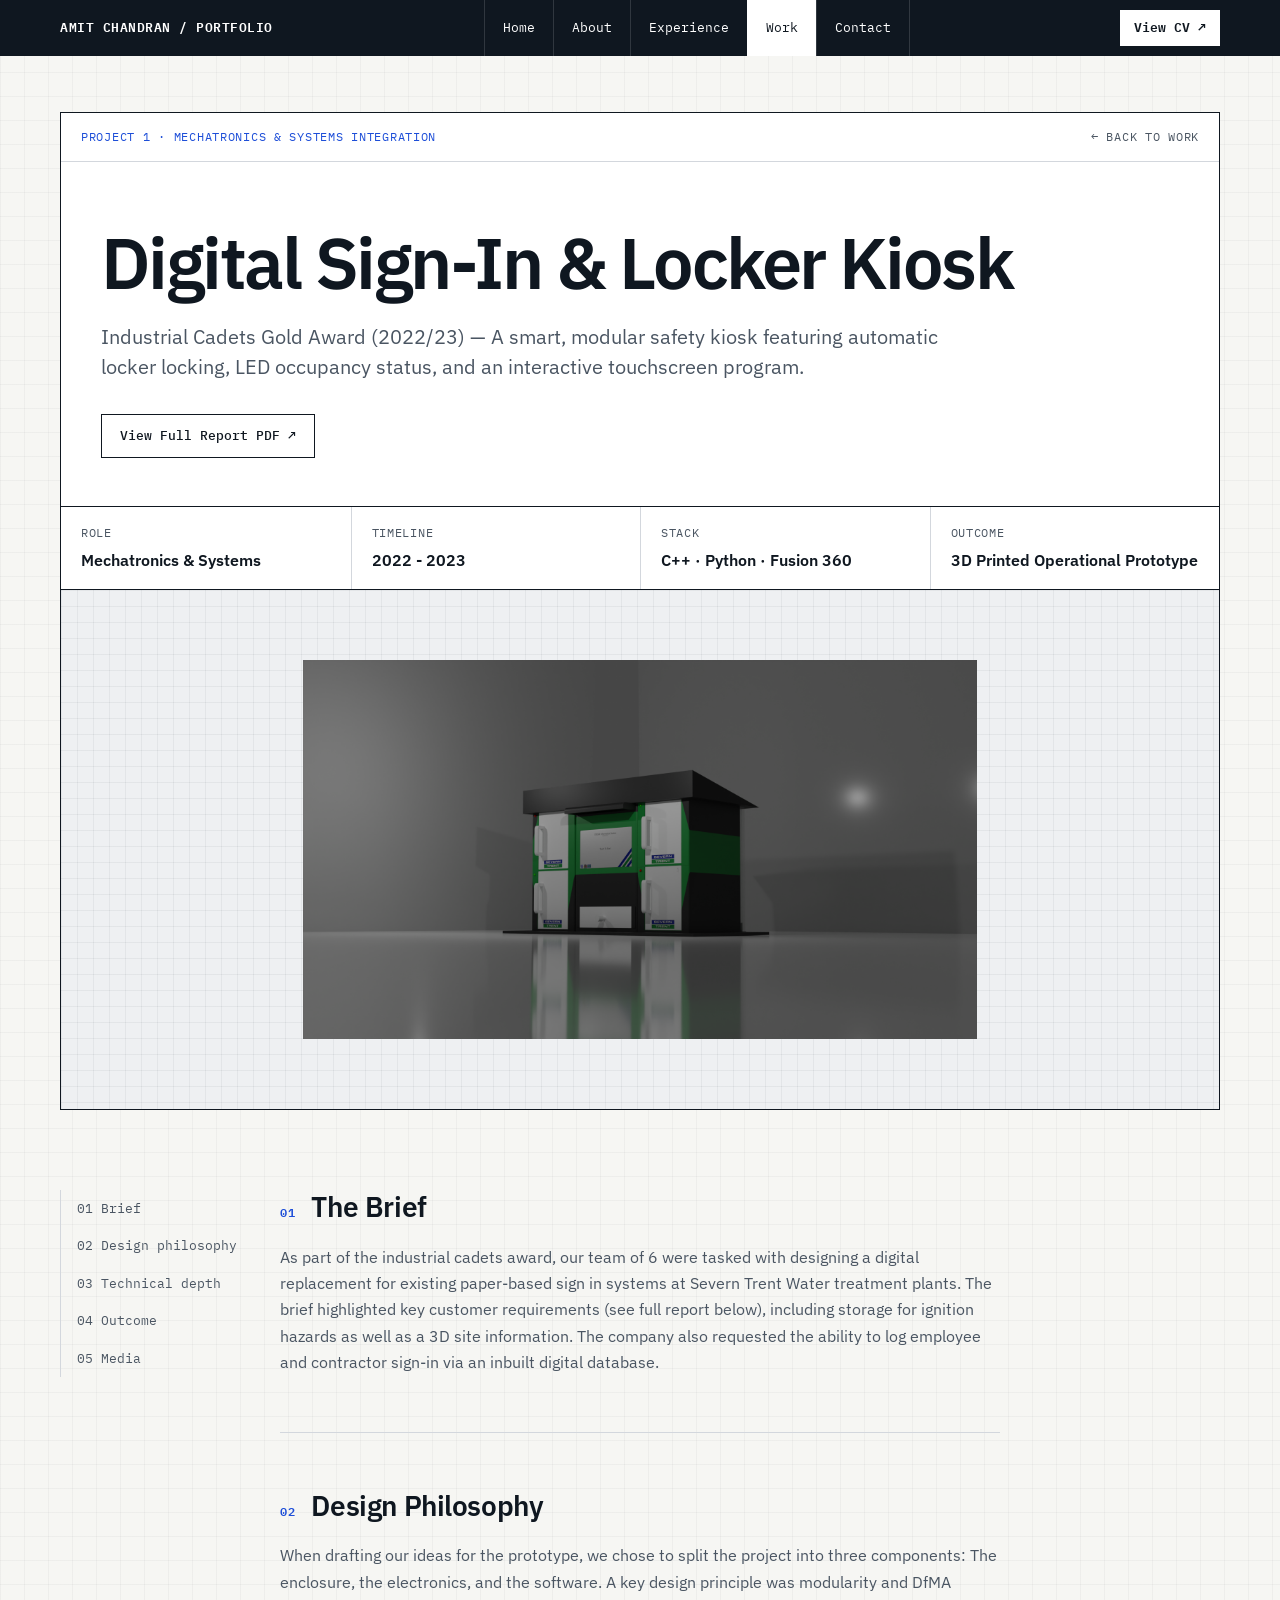
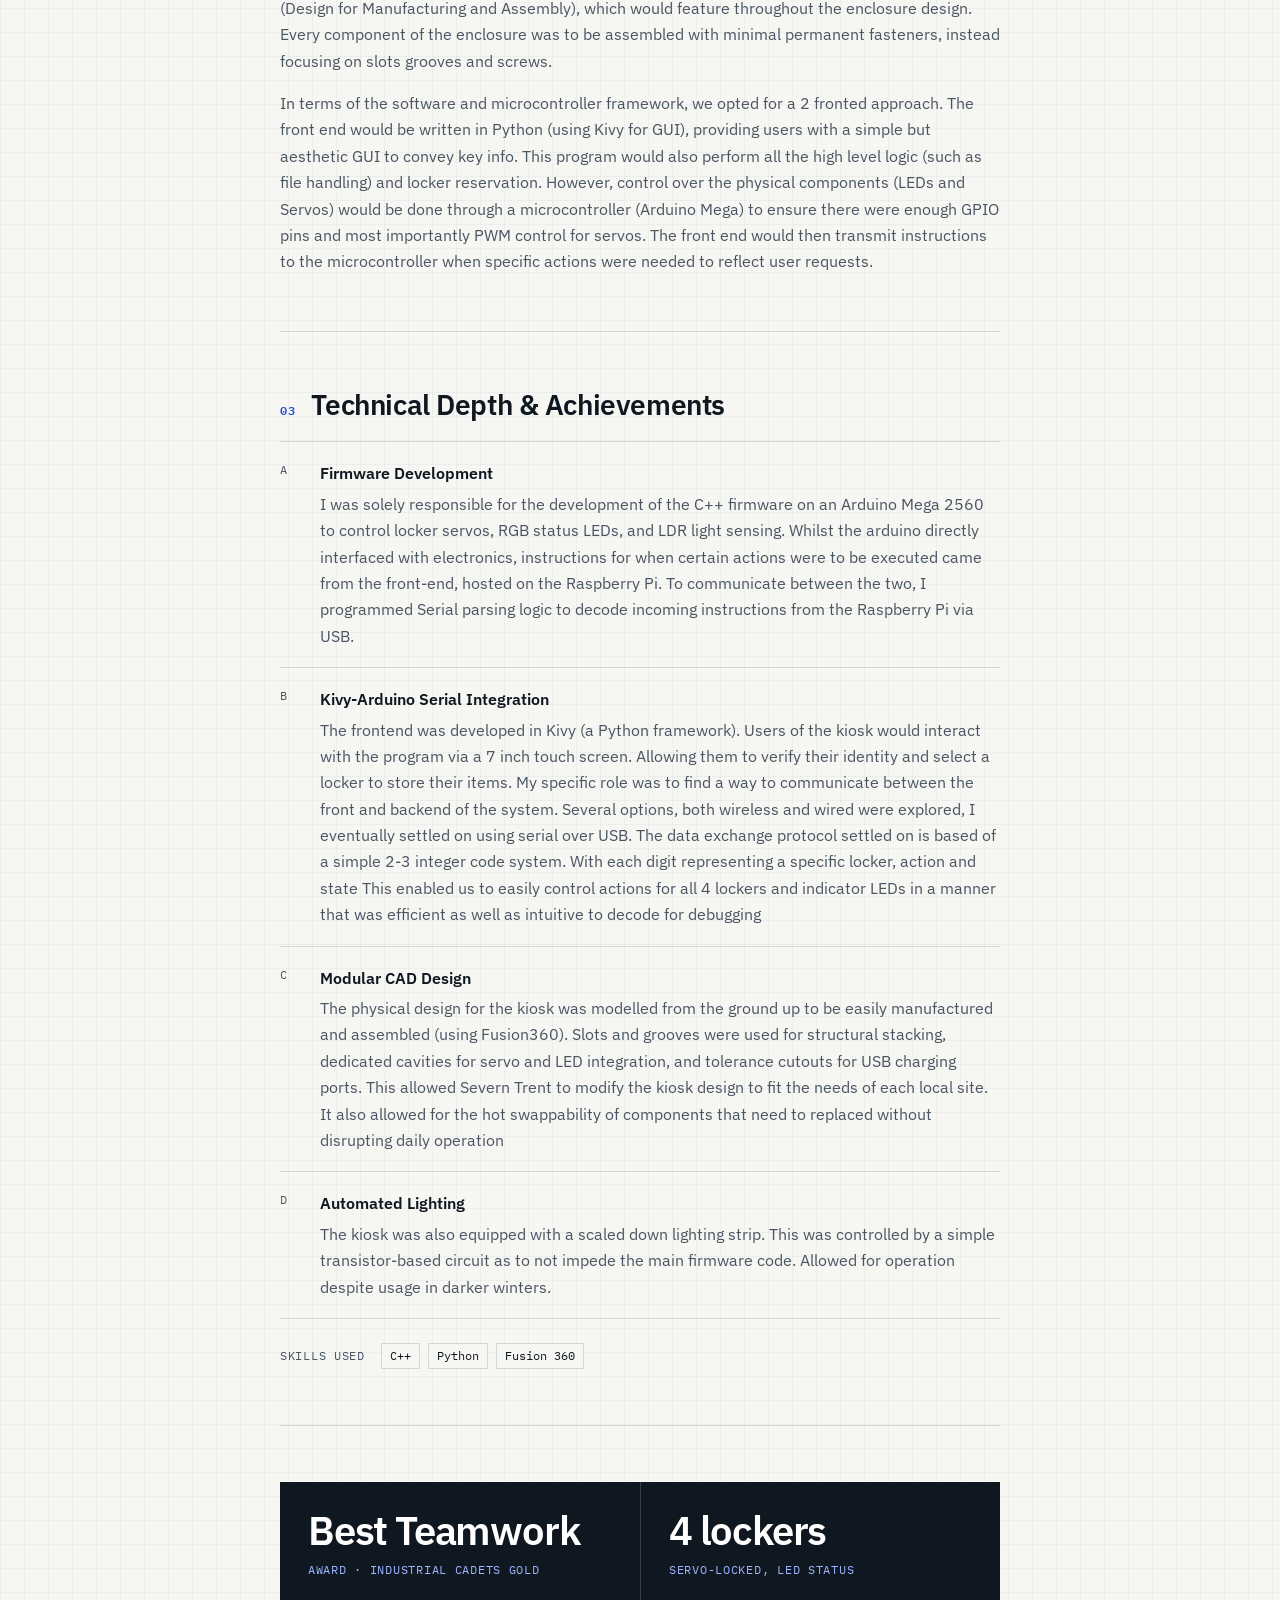
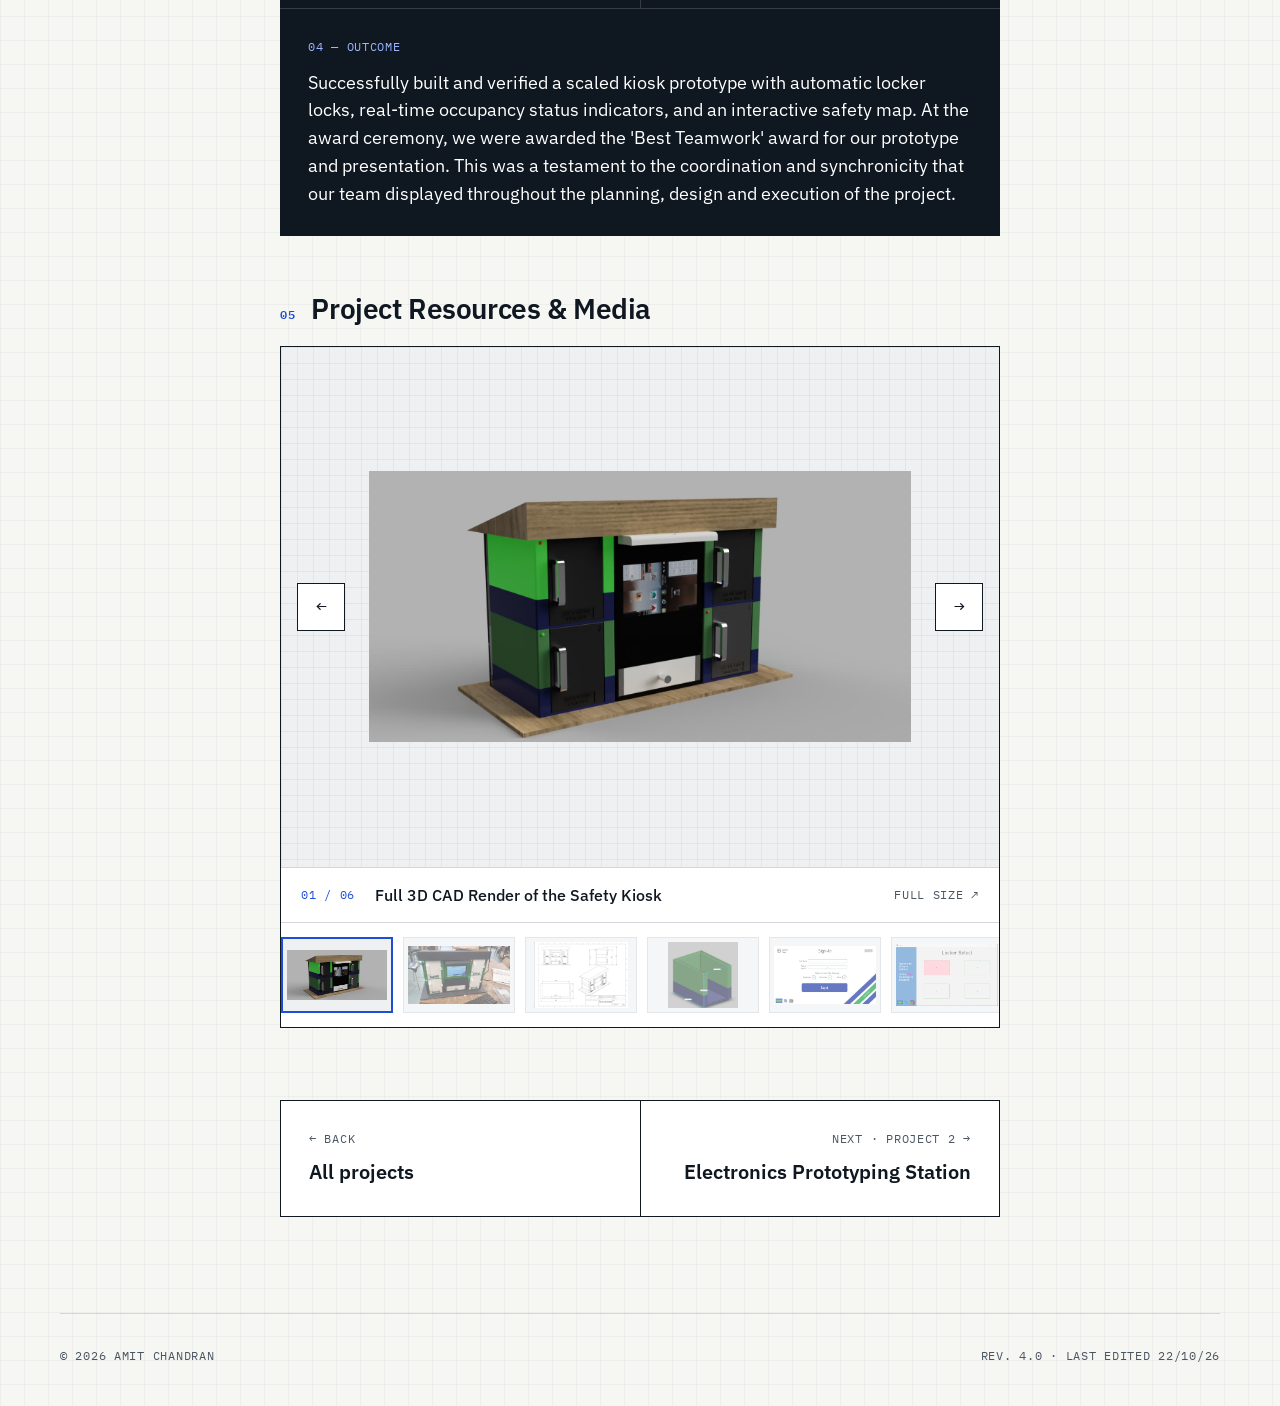
<file: projects/digital-sign-in-kiosk.html>
<!DOCTYPE html>
<html lang="en">
<head>
    <meta charset="UTF-8">
    <meta name="viewport" content="width=device-width, initial-scale=1.0">
    <title>Digital Sign-In & Locker Kiosk — Amit Chandran</title>
    <meta name="description" content="Digital Sign-In & Locker Kiosk — project case study by Amit Chandran.">
    <link rel="preconnect" href="https://fonts.googleapis.com">
    <link rel="preconnect" href="https://fonts.gstatic.com" crossorigin>
    <link href="https://fonts.googleapis.com/css2?family=IBM+Plex+Mono:wght@400;500;600&amp;family=IBM+Plex+Sans:wght@400;500;600&amp;display=swap" rel="stylesheet">
    <link rel="stylesheet" href="../style.css?v=4.0">
</head>
<body>
    <a class="skip-link" href="#main">Skip to content</a>

    <header class="nav">
        <div class="wrap nav-in">
            <a class="nav-brand" href="../index.html">AMIT CHANDRAN / PORTFOLIO</a>
            <nav class="nav-links" aria-label="Main">
                <a href="../index.html">Home</a>
                <a href="../about.html">About</a>
                <a href="../experience.html">Experience</a>
                <a href="../index.html#work" class="is-current" aria-current="page">Work</a>
                <a href="../index.html#contact">Contact</a>
            </nav>
            <a class="nav-cv" href="https://amitchandran06.github.io/Resumes/AmitChandran_MainResume.pdf" target="_blank" rel="noopener">View CV ↗</a>
        </div>
    </header>

    <main id="main">
        <section class="page-top">
            <div class="wrap">
                <div class="frame">
                    <div class="case-strip">
                        <span class="mono mono-accent">Project 1 · Mechatronics &amp; Systems Integration</span>
                        <a class="mono" href="../index.html#work">← Back to work</a>
                    </div>
                    <div class="page-head">
                        <h1 class="case-title">Digital Sign-In &amp; Locker Kiosk</h1>
                        <p class="case-lead">Industrial Cadets Gold Award (2022/23) — A smart, modular safety kiosk featuring automatic locker locking, LED occupancy status, and an interactive touchscreen program.</p>
                <div class="btn-row">
                    <a class="btn" href="../images_kiosk/Severn Trent IC Gold DSEAR Final Report.pdf" target="_blank" rel="noopener">View Full Report PDF ↗</a>
                </div>
                    </div>
                    <div class="title-block" style="--cols: 4">
                    <div><div class="mono">Role</div><div class="val">Mechatronics &amp; Systems</div></div>
                    <div><div class="mono">Timeline</div><div class="val">2022 - 2023</div></div>
                    <div><div class="mono">Stack</div><div class="val">C++ · Python · Fusion 360</div></div>
                    <div><div class="mono">Outcome</div><div class="val">3D Printed Operational Prototype</div></div>
                    </div>
                </div>
                <div class="stage case-hero">
                    <img src="../images_kiosk/kiosk-hero.png" alt="Completed Physical Prototype Kiosk">
                </div>
            </div>
        </section>

        <div class="wrap doc">
            <nav class="toc" aria-label="On this page">
                <a href="#brief">01 Brief</a>
                <a href="#philosophy">02 Design philosophy</a>
                <a href="#technical">03 Technical depth</a>
                <a href="#outcome">04 Outcome</a>
                <a href="#media">05 Media</a>
            </nav>
            <div>
                <section id="brief" class="block">
                    <h2 class="block-title"><span class="mono mono-accent">01</span>The Brief</h2>
                    <p>As part of the industrial cadets award, our team of 6 were tasked with designing a digital replacement for existing paper-based sign in systems at Severn Trent Water treatment plants. The brief highlighted key customer requirements (see full report below), including storage for ignition hazards as well as a 3D site information. The company also requested the ability to log employee and contractor sign-in via an inbuilt digital database.</p>
                </section>

                <section id="philosophy" class="block">
                    <h2 class="block-title"><span class="mono mono-accent">02</span>Design Philosophy</h2>
                    <p>When drafting our ideas for the prototype, we chose to split the project into three components: The enclosure, the electronics, and the software. A key design principle was modularity and DfMA (Design for Manufacturing and Assembly), which would feature throughout the enclosure design. Every component of the enclosure was to be assembled with minimal permanent fasteners, instead focusing on slots grooves and screws.</p>
                    <p>In terms of the software and microcontroller framework, we opted for a 2 fronted approach. The front end would be written in Python (using Kivy for GUI), providing users with a simple but aesthetic GUI to convey key info. This program would also perform all the high level logic (such as file handling) and locker reservation. However, control over the physical components (LEDs and Servos) would be done through a microcontroller (Arduino Mega) to ensure there were enough GPIO pins and most importantly PWM control for servos. The front end would then transmit instructions to the microcontroller when specific actions were needed to reflect user requests.</p>
                </section>

                <section id="technical" class="block">
                    <h2 class="block-title"><span class="mono mono-accent">03</span>Technical Depth &amp; Achievements</h2>
                    <div class="points">
                        <div><span class="mono">a</span><div><strong>Firmware Development</strong>I was solely responsible for the development of the C++ firmware on an Arduino Mega 2560 to control locker servos, RGB status LEDs, and LDR light sensing. Whilst the arduino directly interfaced with electronics, instructions for when certain actions were to be executed came from the front-end, hosted on the Raspberry Pi. To communicate between the two, I programmed Serial parsing logic to decode incoming instructions from the Raspberry Pi via USB.</div></div>
                        <div><span class="mono">b</span><div><strong>Kivy-Arduino Serial Integration</strong>The frontend was developed in Kivy (a Python framework). Users of the kiosk would interact with the program via a 7 inch touch screen. Allowing them to verify their identity and select a locker to store their items. My specific role was to find a way to communicate between the front and backend of the system. Several options, both wireless and wired were explored, I eventually settled on using serial over USB. The data exchange protocol settled on is based of a simple 2-3 integer code system. With each digit representing a specific locker, action and state This enabled us to easily control actions for all 4 lockers and indicator LEDs in a manner that was efficient as well as intuitive to decode for debugging</div></div>
                        <div><span class="mono">c</span><div><strong>Modular CAD Design</strong>The physical design for the kiosk was modelled from the ground up to be easily manufactured and assembled (using Fusion360). Slots and grooves were used for structural stacking, dedicated cavities for servo and LED integration, and tolerance cutouts for USB charging ports. This allowed Severn Trent to modify the kiosk design to fit the needs of each local site. It also allowed for the hot swappability of components that need to replaced without disrupting daily operation</div></div>
                        <div><span class="mono">d</span><div><strong>Automated Lighting</strong>The kiosk was also equipped with a scaled down lighting strip. This was controlled by a simple transistor-based circuit as to not impede the main firmware code. Allowed for operation despite usage in darker winters.</div></div>
                    </div>
                    <div class="skills-used">
                        <span class="mono">Skills used</span>
                        <span class="tag">C++</span><span class="tag">Python</span><span class="tag">Fusion 360</span>
                    </div>
                </section>

                <section id="outcome" class="outcome">
                    <div class="outcome-stats">
                        <div><div class="num">Best Teamwork</div><div class="mono">Award · Industrial Cadets Gold</div></div>
                        <div><div class="num">4 lockers</div><div class="mono">Servo-locked, LED status</div></div>
                    </div>
                    <div class="outcome-text">
                        <div class="mono">04 — Outcome</div>
                        <p>Successfully built and verified a scaled kiosk prototype with automatic locker locks, real-time occupancy status indicators, and an interactive safety map. At the award ceremony, we were awarded the 'Best Teamwork' award for our prototype and presentation. This was a testament to the coordination and synchronicity that our team displayed throughout the planning, design and execution of the project.</p>
                    </div>
                </section>

                <section id="media">
                    <h2 class="block-title"><span class="mono mono-accent">05</span>Project Resources &amp; Media</h2>
                <div class="carousel" data-carousel>
                    <div class="carousel-stage stage">
                        <img src="../images_kiosk/kiosk-cad-render.jpeg" alt="Full 3D CAD Render of the Safety Kiosk">
                        <button class="carousel-btn prev" type="button" aria-label="Previous image">←</button>
                        <button class="carousel-btn next" type="button" aria-label="Next image">→</button>
                    </div>
                    <div class="carousel-bar">
                        <span class="mono carousel-count">01 / 06</span>
                        <span class="carousel-cap">Full 3D CAD Render of the Safety Kiosk</span>
                        <a class="mono carousel-full" href="../images_kiosk/kiosk-cad-render.jpeg" target="_blank" rel="noopener">Full size ↗</a>
                    </div>
                    <div class="carousel-thumbs">
                        <button class="carousel-thumb is-current" type="button" data-src="../images_kiosk/kiosk-cad-render.jpeg" data-caption="Full 3D CAD Render of the Safety Kiosk" aria-label="Show image 1: Full 3D CAD Render of the Safety Kiosk" aria-current="true"><img src="../images_kiosk/kiosk-cad-render.jpeg" alt="" loading="lazy"></button>
                        <button class="carousel-thumb" type="button" data-src="../images_kiosk/kiosk-completed-irl.jpeg" data-caption="Completed Kiosk Livery" aria-label="Show image 2: Completed Kiosk Livery" aria-current="false"><img src="../images_kiosk/kiosk-completed-irl.jpeg" alt="" loading="lazy"></button>
                        <button class="carousel-thumb" type="button" data-src="../images_kiosk/kiosk-schematic.jpeg" data-caption="Kiosk 2D Technical Schematic" aria-label="Show image 3: Kiosk 2D Technical Schematic" aria-current="false"><img src="../images_kiosk/kiosk-schematic.jpeg" alt="" loading="lazy"></button>
                        <button class="carousel-thumb" type="button" data-src="../images_kiosk/extracted_52.jpeg" data-caption="Locker Design" aria-label="Show image 4: Locker Design" aria-current="false"><img src="../images_kiosk/extracted_52.jpeg" alt="" loading="lazy"></button>
                        <button class="carousel-thumb" type="button" data-src="../images_kiosk/extracted_112.jpeg" data-caption="UI of sign in page" aria-label="Show image 5: UI of sign in page" aria-current="false"><img src="../images_kiosk/extracted_112.jpeg" alt="" loading="lazy"></button>
                        <button class="carousel-thumb" type="button" data-src="../images_kiosk/extracted_201.png" data-caption="UI of Locker select page, showing available spaces" aria-label="Show image 6: UI of Locker select page, showing available spaces" aria-current="false"><img src="../images_kiosk/extracted_201.png" alt="" loading="lazy"></button>
                    </div>
                </div>
                </section>

                <nav class="pager" aria-label="More projects">
                    <a href="../index.html#work"><div class="mono">← Back</div><div class="name">All projects</div></a>
                    <a class="next" href="desktop-multimeter.html"><div class="mono">Next · Project 2 →</div><div class="name">Electronics Prototyping Station</div></a>
                </nav>
            </div>
            <div class="doc-spacer" aria-hidden="true"></div>
        </div>
    </main>

    <footer class="wrap">
        <div class="footer mono footer-rule">
            <span>© 2026 Amit Chandran</span>
            <span>Rev. 4.0 · Last edited 22/10/26</span>
        </div>
    </footer>
    <script src="../script.js?v=4.0"></script>
</body>
</html>
</file>
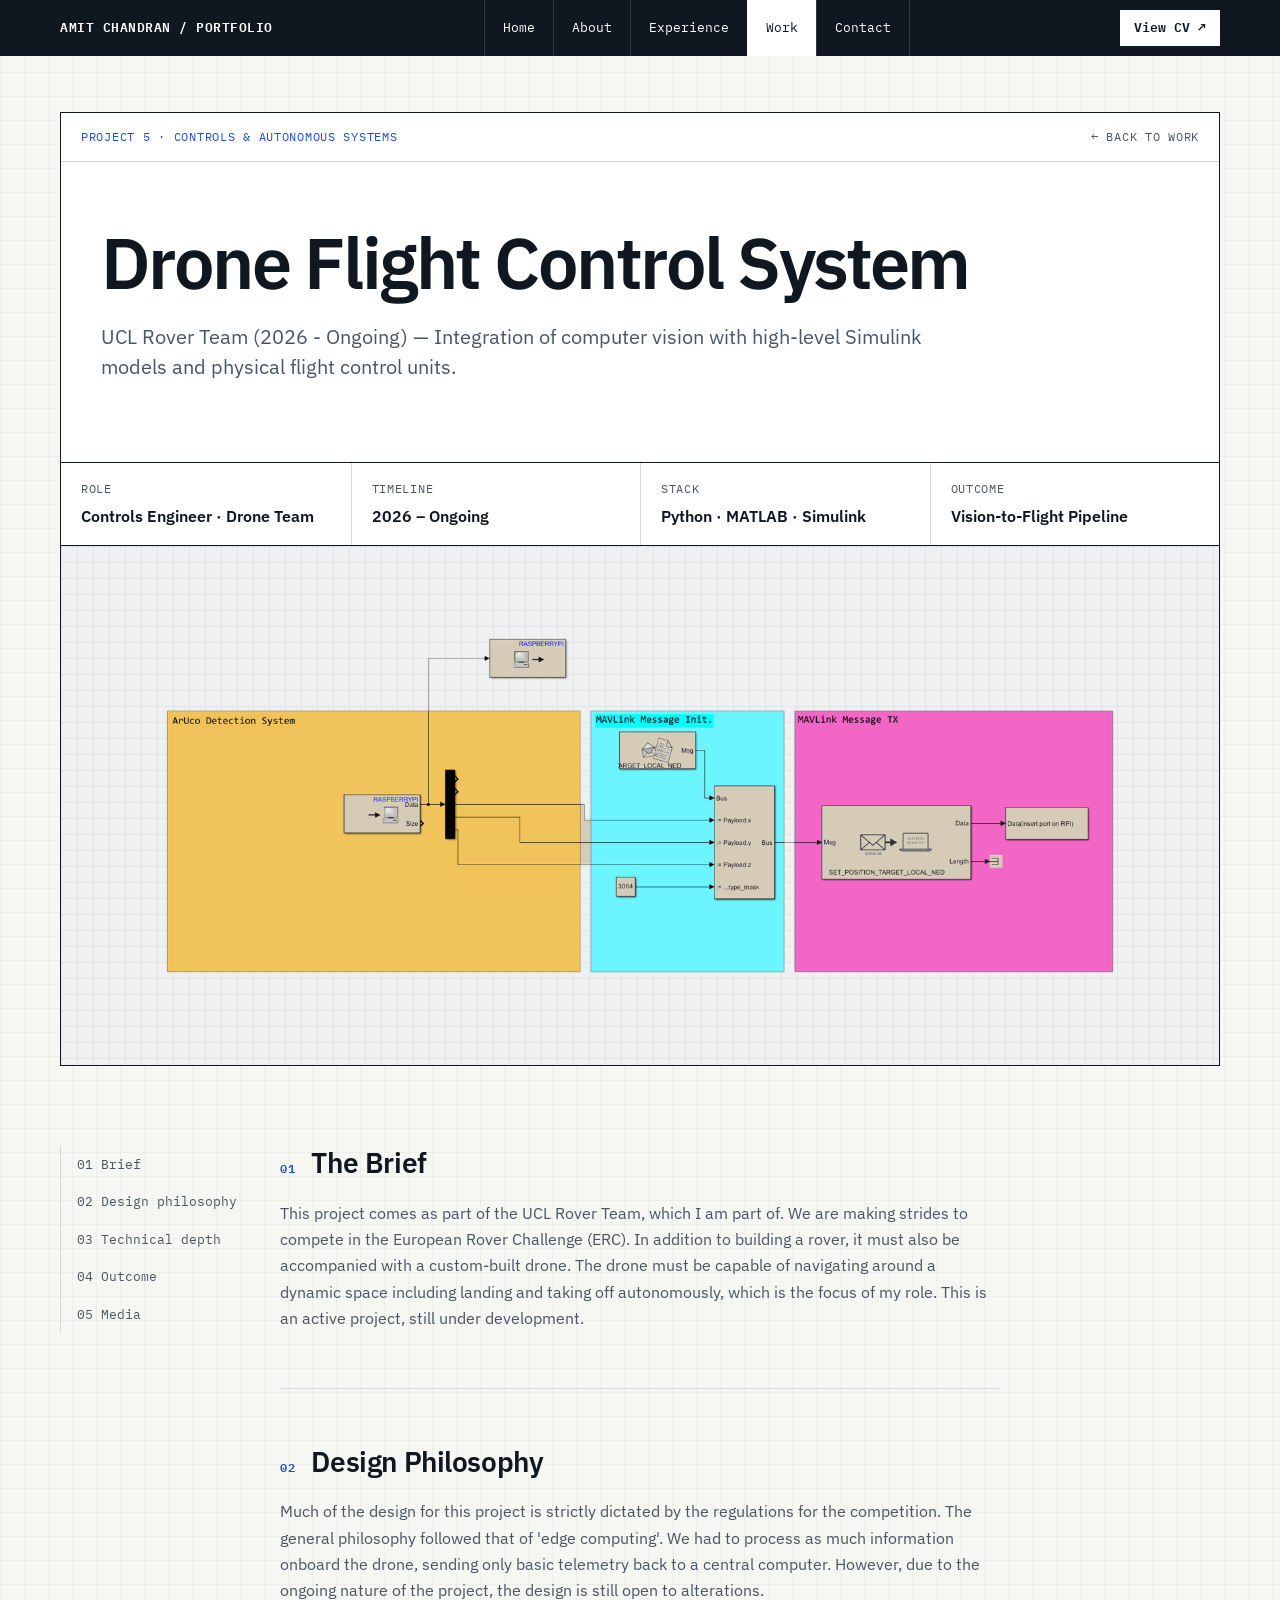
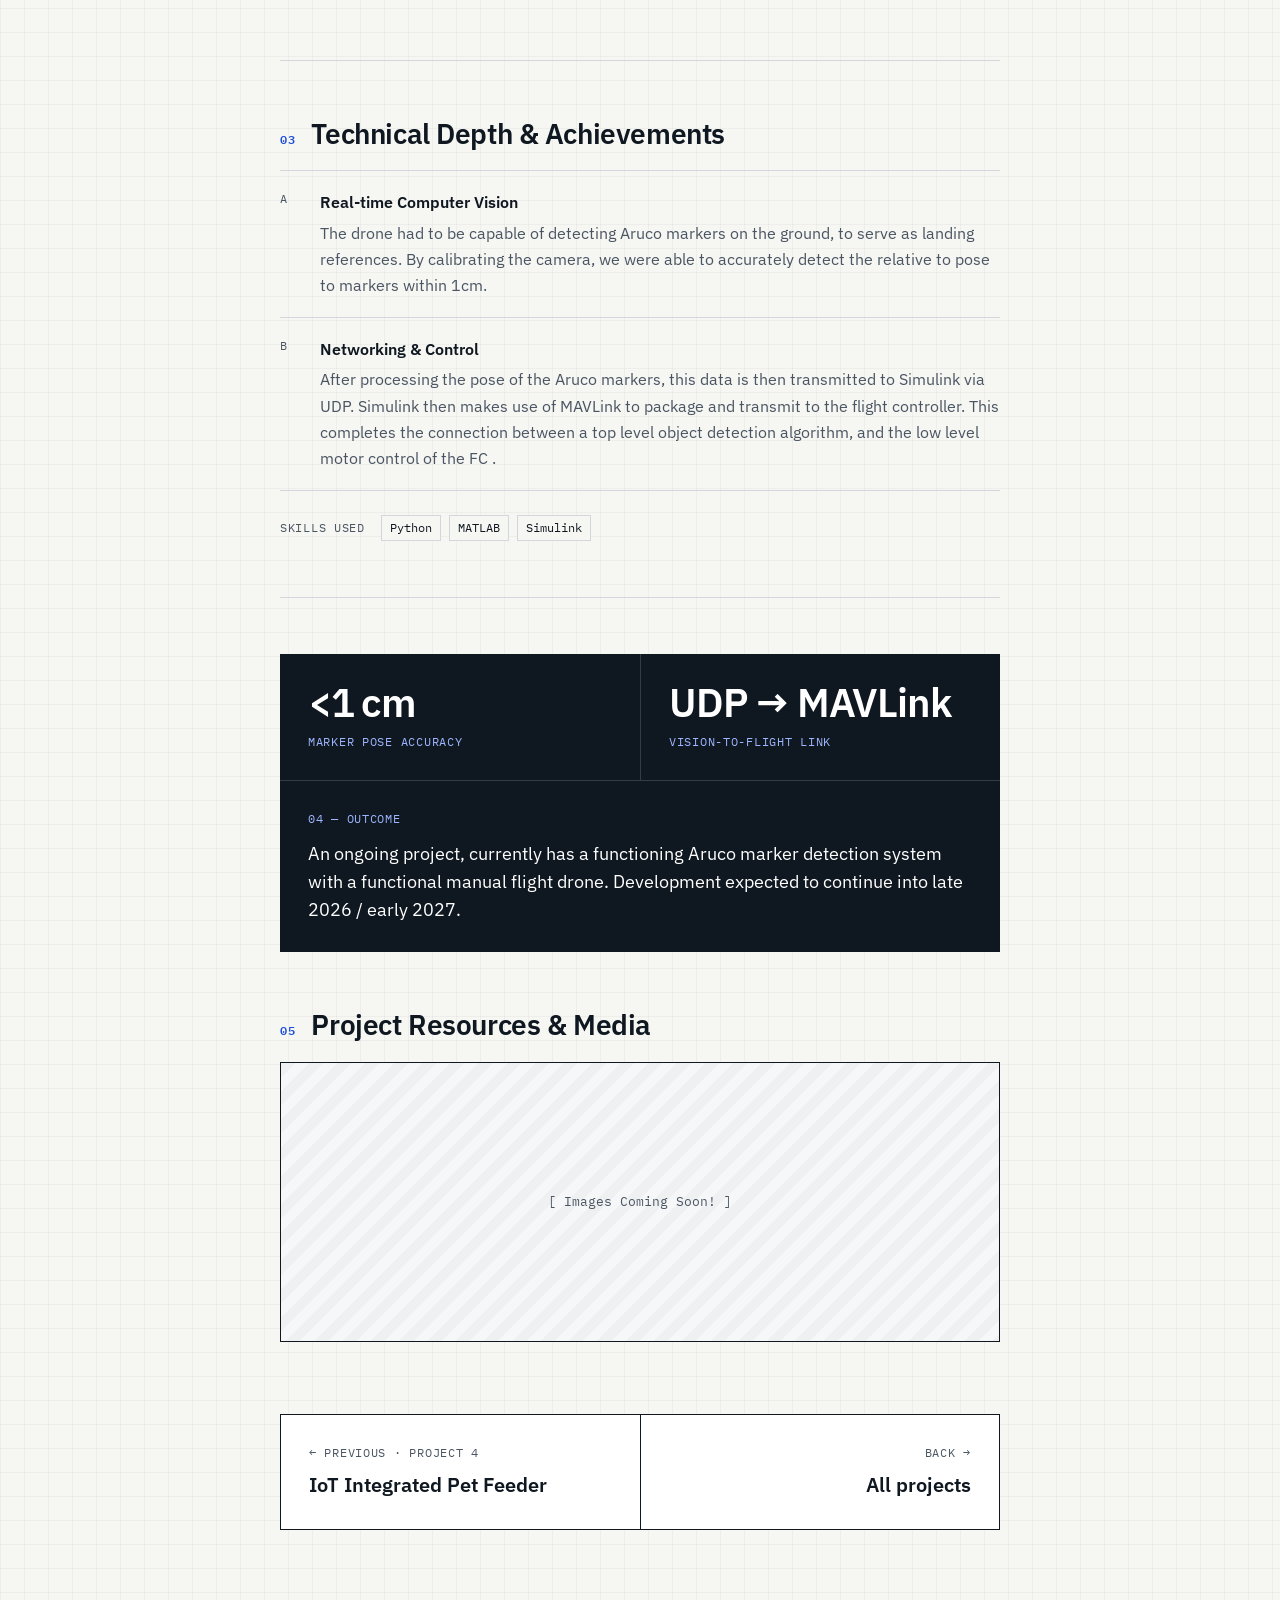
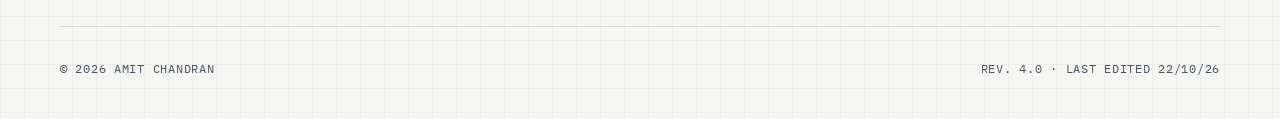
<file: projects/drone-flight-system.html>
<!DOCTYPE html>
<html lang="en">
<head>
    <meta charset="UTF-8">
    <meta name="viewport" content="width=device-width, initial-scale=1.0">
    <title>Drone Flight Control System — Amit Chandran</title>
    <meta name="description" content="Drone Flight Control System — project case study by Amit Chandran.">
    <link rel="preconnect" href="https://fonts.googleapis.com">
    <link rel="preconnect" href="https://fonts.gstatic.com" crossorigin>
    <link href="https://fonts.googleapis.com/css2?family=IBM+Plex+Mono:wght@400;500;600&amp;family=IBM+Plex+Sans:wght@400;500;600&amp;display=swap" rel="stylesheet">
    <link rel="stylesheet" href="../style.css?v=4.0">
</head>
<body>
    <a class="skip-link" href="#main">Skip to content</a>

    <header class="nav">
        <div class="wrap nav-in">
            <a class="nav-brand" href="../index.html">AMIT CHANDRAN / PORTFOLIO</a>
            <nav class="nav-links" aria-label="Main">
                <a href="../index.html">Home</a>
                <a href="../about.html">About</a>
                <a href="../experience.html">Experience</a>
                <a href="../index.html#work" class="is-current" aria-current="page">Work</a>
                <a href="../index.html#contact">Contact</a>
            </nav>
            <a class="nav-cv" href="https://amitchandran06.github.io/Resumes/AmitChandran_MainResume.pdf" target="_blank" rel="noopener">View CV ↗</a>
        </div>
    </header>

    <main id="main">
        <section class="page-top">
            <div class="wrap">
                <div class="frame">
                    <div class="case-strip">
                        <span class="mono mono-accent">Project 5 · Controls &amp; Autonomous Systems</span>
                        <a class="mono" href="../index.html#work">← Back to work</a>
                    </div>
                    <div class="page-head">
                        <h1 class="case-title">Drone Flight Control System</h1>
                        <p class="case-lead">UCL Rover Team (2026 - Ongoing) — Integration of computer vision with high-level Simulink models and physical flight control units.</p>
                    </div>
                    <div class="title-block" style="--cols: 4">
                    <div><div class="mono">Role</div><div class="val">Controls Engineer · Drone Team</div></div>
                    <div><div class="mono">Timeline</div><div class="val">2026 – Ongoing</div></div>
                    <div><div class="mono">Stack</div><div class="val">Python · MATLAB · Simulink</div></div>
                    <div><div class="mono">Outcome</div><div class="val">Vision-to-Flight Pipeline</div></div>
                    </div>
                </div>
                <div class="stage case-hero">
                    <img src="../images_UCLR/Simulink Top Level Diagram_cutout.png" alt="Simulink Top Level Flight Control Diagram">
                </div>
            </div>
        </section>

        <div class="wrap doc">
            <nav class="toc" aria-label="On this page">
                <a href="#brief">01 Brief</a>
                <a href="#philosophy">02 Design philosophy</a>
                <a href="#technical">03 Technical depth</a>
                <a href="#outcome">04 Outcome</a>
                <a href="#media">05 Media</a>
            </nav>
            <div>
                <section id="brief" class="block">
                    <h2 class="block-title"><span class="mono mono-accent">01</span>The Brief</h2>
                    <p>This project comes as part of the UCL Rover Team, which I am part of. We are making strides to compete in the European Rover Challenge (ERC). In addition to building a rover, it must also be accompanied with a custom-built drone. The drone must be capable of navigating around a dynamic space including landing and taking off autonomously, which is the focus of my role. This is an active project, still under development.</p>
                </section>

                <section id="philosophy" class="block">
                    <h2 class="block-title"><span class="mono mono-accent">02</span>Design Philosophy</h2>
                    <p>Much of the design for this project is strictly dictated by the regulations for the competition. The general philosophy followed that of 'edge computing'. We had to process as much information onboard the drone, sending only basic telemetry back to a central computer. However, due to the ongoing nature of the project, the design is still open to alterations.</p>
                </section>

                <section id="technical" class="block">
                    <h2 class="block-title"><span class="mono mono-accent">03</span>Technical Depth &amp; Achievements</h2>
                    <div class="points">
                        <div><span class="mono">a</span><div><strong>Real-time Computer Vision</strong>The drone had to be capable of detecting Aruco markers on the ground, to serve as landing references. By calibrating the camera, we were able to accurately detect the relative to pose to markers within 1cm.</div></div>
                        <div><span class="mono">b</span><div><strong>Networking &amp; Control</strong>After processing the pose of the Aruco markers, this data is then transmitted to Simulink via UDP. Simulink then makes use of MAVLink to package and transmit to the flight controller. This completes the connection between a top level object detection algorithm, and the low level motor control of the FC .</div></div>
                    </div>
                    <div class="skills-used">
                        <span class="mono">Skills used</span>
                        <span class="tag">Python</span><span class="tag">MATLAB</span><span class="tag">Simulink</span>
                    </div>
                </section>

                <section id="outcome" class="outcome">
                    <div class="outcome-stats">
                        <div><div class="num">&lt;1 cm</div><div class="mono">Marker pose accuracy</div></div>
                        <div><div class="num">UDP → MAVLink</div><div class="mono">Vision-to-flight link</div></div>
                    </div>
                    <div class="outcome-text">
                        <div class="mono">04 — Outcome</div>
                        <p>An ongoing project, currently has a functioning Aruco marker detection system with a functional manual flight drone. Development expected to continue into late 2026 / early 2027.</p>
                    </div>
                </section>

                <section id="media">
                    <h2 class="block-title"><span class="mono mono-accent">05</span>Project Resources &amp; Media</h2>
                <div class="media-placeholder">[ Images Coming Soon! ]</div>
                </section>

                <nav class="pager" aria-label="More projects">
                    <a href="smart-pet-feeder.html"><div class="mono">← Previous · Project 4</div><div class="name">IoT Integrated Pet Feeder</div></a>
                    <a class="next" href="../index.html#work"><div class="mono">Back →</div><div class="name">All projects</div></a>
                </nav>
            </div>
            <div class="doc-spacer" aria-hidden="true"></div>
        </div>
    </main>

    <footer class="wrap">
        <div class="footer mono footer-rule">
            <span>© 2026 Amit Chandran</span>
            <span>Rev. 4.0 · Last edited 22/10/26</span>
        </div>
    </footer>
</body>
</html>
</file>
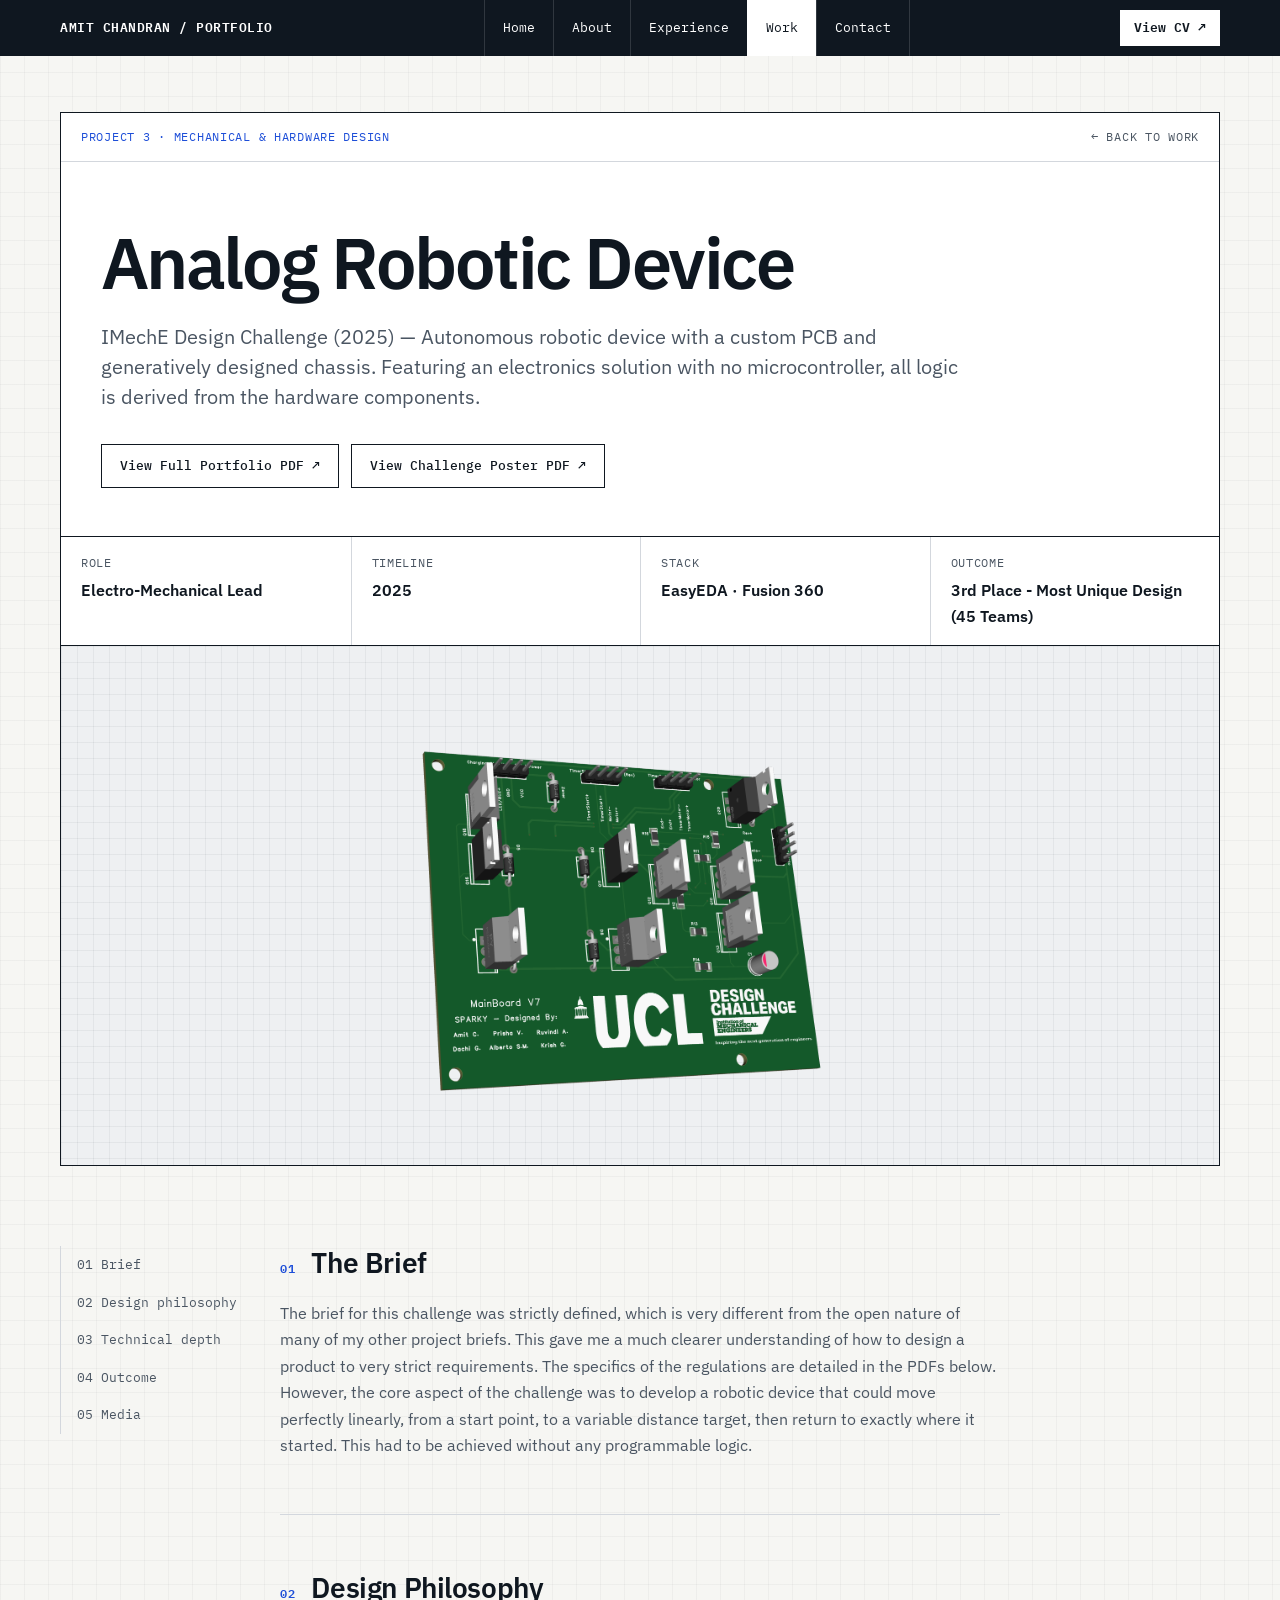
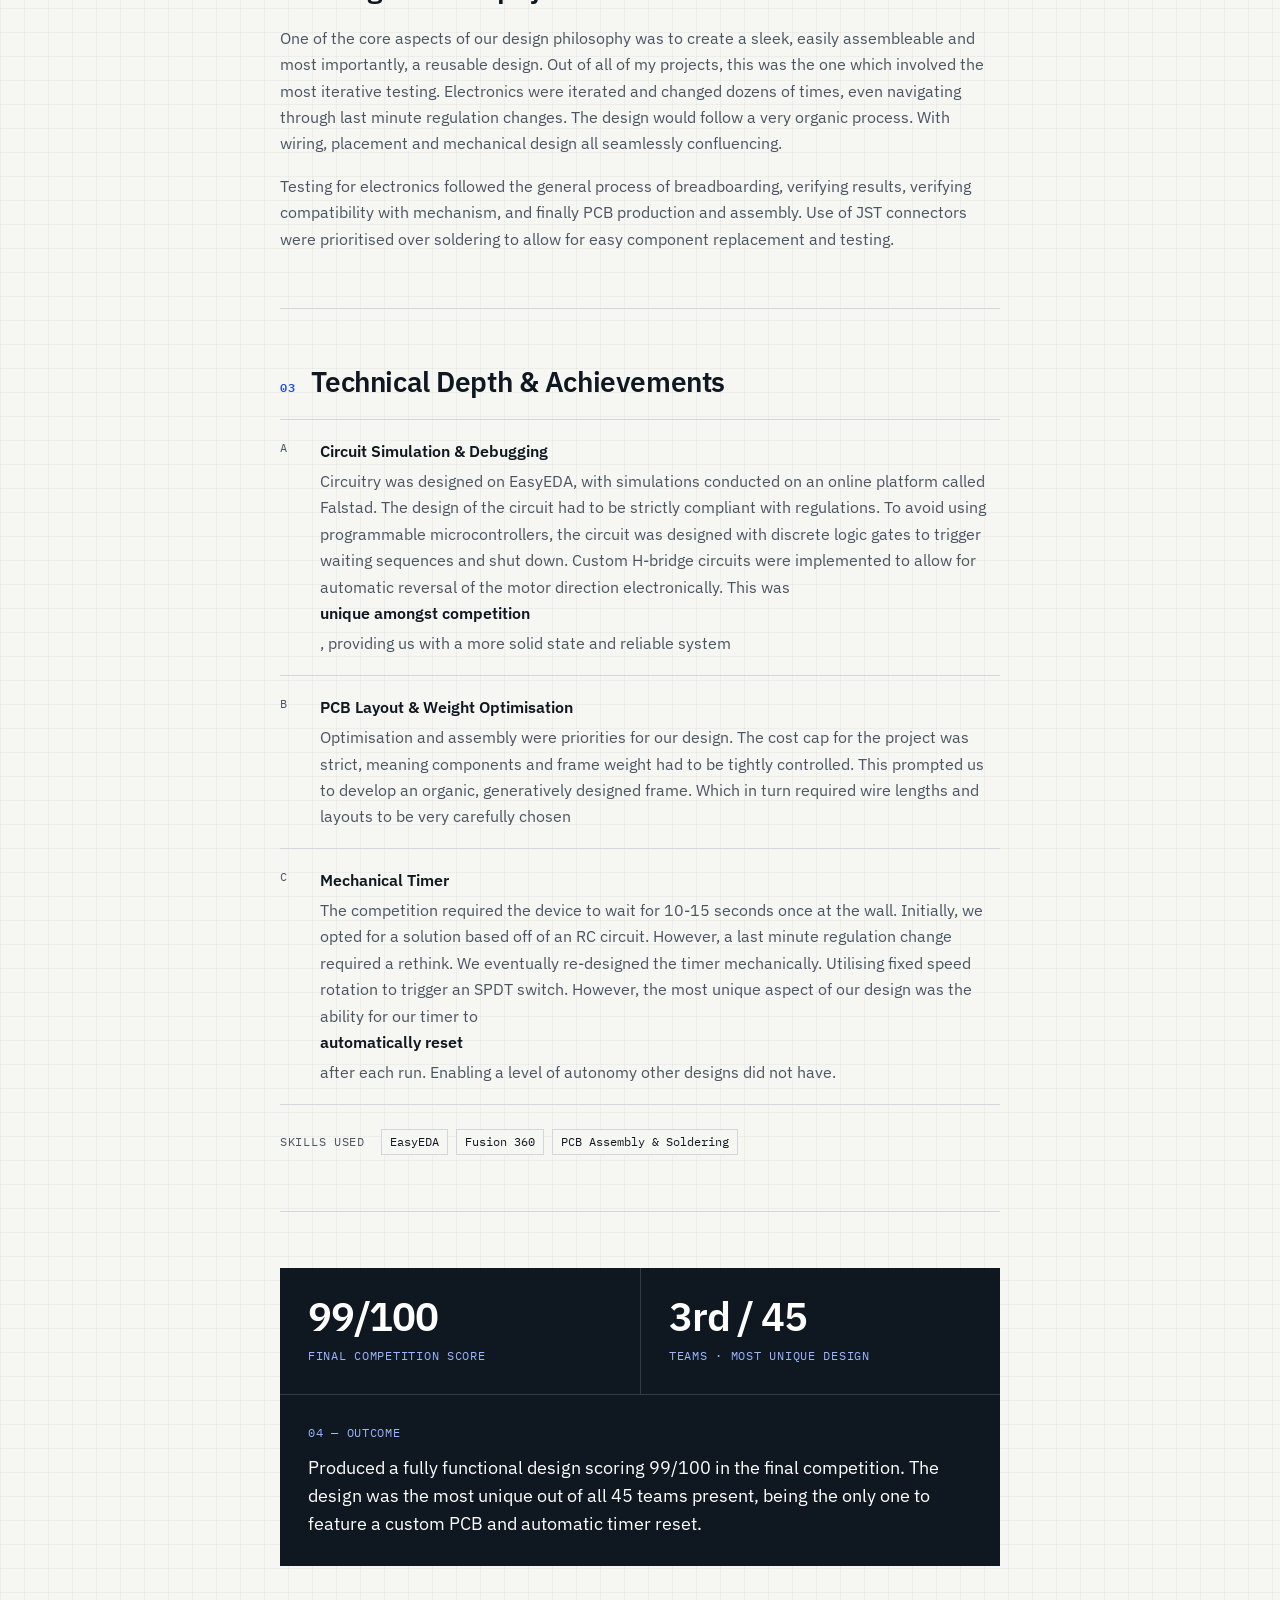
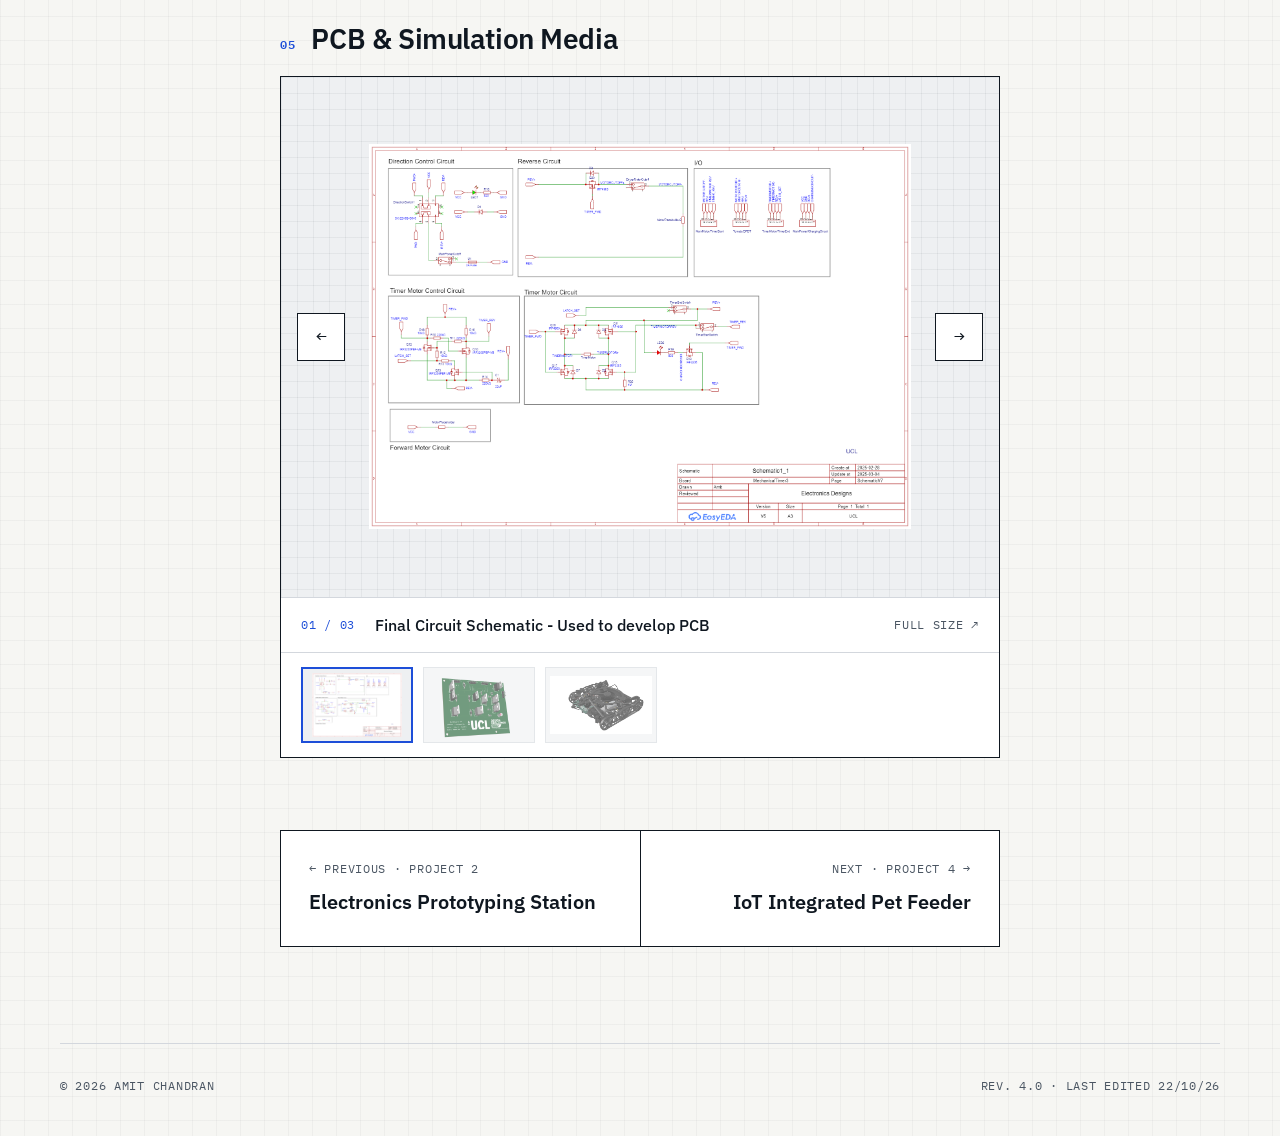
<file: projects/imeche-rover.html>
<!DOCTYPE html>
<html lang="en">
<head>
    <meta charset="UTF-8">
    <meta name="viewport" content="width=device-width, initial-scale=1.0">
    <title>Analog Robotic Device — Amit Chandran</title>
    <meta name="description" content="Analog Robotic Device — project case study by Amit Chandran.">
    <link rel="preconnect" href="https://fonts.googleapis.com">
    <link rel="preconnect" href="https://fonts.gstatic.com" crossorigin>
    <link href="https://fonts.googleapis.com/css2?family=IBM+Plex+Mono:wght@400;500;600&amp;family=IBM+Plex+Sans:wght@400;500;600&amp;display=swap" rel="stylesheet">
    <link rel="stylesheet" href="../style.css?v=4.0">
</head>
<body>
    <a class="skip-link" href="#main">Skip to content</a>

    <header class="nav">
        <div class="wrap nav-in">
            <a class="nav-brand" href="../index.html">AMIT CHANDRAN / PORTFOLIO</a>
            <nav class="nav-links" aria-label="Main">
                <a href="../index.html">Home</a>
                <a href="../about.html">About</a>
                <a href="../experience.html">Experience</a>
                <a href="../index.html#work" class="is-current" aria-current="page">Work</a>
                <a href="../index.html#contact">Contact</a>
            </nav>
            <a class="nav-cv" href="https://amitchandran06.github.io/Resumes/AmitChandran_MainResume.pdf" target="_blank" rel="noopener">View CV ↗</a>
        </div>
    </header>

    <main id="main">
        <section class="page-top">
            <div class="wrap">
                <div class="frame">
                    <div class="case-strip">
                        <span class="mono mono-accent">Project 3 · Mechanical &amp; Hardware Design</span>
                        <a class="mono" href="../index.html#work">← Back to work</a>
                    </div>
                    <div class="page-head">
                        <h1 class="case-title">Analog Robotic Device</h1>
                        <p class="case-lead">IMechE Design Challenge (2025) — Autonomous robotic device with a custom PCB and generatively designed chassis. Featuring an electronics solution with no microcontroller, all logic is derived from the hardware components.</p>
                <div class="btn-row">
                    <a class="btn" href="../images_imeche/IMechE design portfolio.pdf" target="_blank" rel="noopener">View Full Portfolio PDF ↗</a>
                    <a class="btn" href="../images_imeche/IMechE design Challenge poster.pdf" target="_blank" rel="noopener">View Challenge Poster PDF ↗</a>
                </div>
                    </div>
                    <div class="title-block" style="--cols: 4">
                    <div><div class="mono">Role</div><div class="val">Electro-Mechanical Lead</div></div>
                    <div><div class="mono">Timeline</div><div class="val">2025</div></div>
                    <div><div class="mono">Stack</div><div class="val">EasyEDA · Fusion 360</div></div>
                    <div><div class="mono">Outcome</div><div class="val">3rd Place - Most Unique Design (45 Teams)</div></div>
                    </div>
                </div>
                <div class="stage case-hero">
                    <img src="../images_imeche/3D_MainBoardV7_1_2025-03-22.png" alt="3D Mainboard V7.1">
                </div>
            </div>
        </section>

        <div class="wrap doc">
            <nav class="toc" aria-label="On this page">
                <a href="#brief">01 Brief</a>
                <a href="#philosophy">02 Design philosophy</a>
                <a href="#technical">03 Technical depth</a>
                <a href="#outcome">04 Outcome</a>
                <a href="#media">05 Media</a>
            </nav>
            <div>
                <section id="brief" class="block">
                    <h2 class="block-title"><span class="mono mono-accent">01</span>The Brief</h2>
                    <p>The brief for this challenge was strictly defined, which is very different from the open nature of many of my other project briefs. This gave me a much clearer understanding of how to design a product to very strict requirements. The specifics of the regulations are detailed in the PDFs below. However, the core aspect of the challenge was to develop a robotic device that could move perfectly linearly, from a start point, to a variable distance target, then return to exactly where it started. This had to be achieved without any programmable logic.</p>
                </section>

                <section id="philosophy" class="block">
                    <h2 class="block-title"><span class="mono mono-accent">02</span>Design Philosophy</h2>
                    <p>One of the core aspects of our design philosophy was to create a sleek, easily assembleable and most importantly, a reusable design. Out of all of my projects, this was the one which involved the most iterative testing. Electronics were iterated and changed dozens of times, even navigating through last minute regulation changes. The design would follow a very organic process. With wiring, placement and mechanical design all seamlessly confluencing.</p>
                    <p>Testing for electronics followed the general process of breadboarding, verifying results, verifying compatibility with mechanism, and finally PCB production and assembly. Use of JST connectors were prioritised over soldering to allow for easy component replacement and testing.</p>
                </section>

                <section id="technical" class="block">
                    <h2 class="block-title"><span class="mono mono-accent">03</span>Technical Depth &amp; Achievements</h2>
                    <div class="points">
                        <div><span class="mono">a</span><div><strong>Circuit Simulation &amp; Debugging</strong>Circuitry was designed on EasyEDA, with simulations conducted on an online platform called Falstad. The design of the circuit had to be strictly compliant with regulations. To avoid using programmable microcontrollers, the circuit was designed with discrete logic gates to trigger waiting sequences and shut down. Custom H-bridge circuits were implemented to allow for automatic reversal of the motor direction electronically. This was <strong>unique amongst competition</strong>, providing us with a more solid state and reliable system</div></div>
                        <div><span class="mono">b</span><div><strong>PCB Layout &amp; Weight Optimisation</strong>Optimisation and assembly were priorities for our design. The cost cap for the project was strict, meaning components and frame weight had to be tightly controlled. This prompted us to develop an organic, generatively designed frame. Which in turn required wire lengths and layouts to be very carefully chosen</div></div>
                        <div><span class="mono">c</span><div><strong>Mechanical Timer</strong>The competition required the device to wait for 10-15 seconds once at the wall. Initially, we opted for a solution based off of an RC circuit. However, a last minute regulation change required a rethink. We eventually re-designed the timer mechanically. Utilising fixed speed rotation to trigger an SPDT switch. However, the most unique aspect of our design was the ability for our timer to <strong>automatically reset</strong> after each run. Enabling a level of autonomy other designs did not have.</div></div>
                    </div>
                    <div class="skills-used">
                        <span class="mono">Skills used</span>
                        <span class="tag">EasyEDA</span><span class="tag">Fusion 360</span><span class="tag">PCB Assembly &amp; Soldering</span>
                    </div>
                </section>

                <section id="outcome" class="outcome">
                    <div class="outcome-stats">
                        <div><div class="num">99/100</div><div class="mono">Final competition score</div></div>
                        <div><div class="num">3rd / 45</div><div class="mono">Teams · Most Unique Design</div></div>
                    </div>
                    <div class="outcome-text">
                        <div class="mono">04 — Outcome</div>
                        <p>Produced a fully functional design scoring 99/100 in the final competition. The design was the most unique out of all 45 teams present, being the only one to feature a custom PCB and automatic timer reset.</p>
                    </div>
                </section>

                <section id="media">
                    <h2 class="block-title"><span class="mono mono-accent">05</span>PCB &amp; Simulation Media</h2>
                <div class="carousel" data-carousel>
                    <div class="carousel-stage stage">
                        <img src="../images_imeche/FinalCircuitSchematic.png" alt="Final Circuit Schematic - Used to develop PCB">
                        <button class="carousel-btn prev" type="button" aria-label="Previous image">←</button>
                        <button class="carousel-btn next" type="button" aria-label="Next image">→</button>
                    </div>
                    <div class="carousel-bar">
                        <span class="mono carousel-count">01 / 03</span>
                        <span class="carousel-cap">Final Circuit Schematic - Used to develop PCB</span>
                        <a class="mono carousel-full" href="../images_imeche/FinalCircuitSchematic.png" target="_blank" rel="noopener">Full size ↗</a>
                    </div>
                    <div class="carousel-thumbs">
                        <button class="carousel-thumb is-current" type="button" data-src="../images_imeche/FinalCircuitSchematic.png" data-caption="Final Circuit Schematic - Used to develop PCB" aria-label="Show image 1: Final Circuit Schematic - Used to develop PCB" aria-current="true"><img src="../images_imeche/FinalCircuitSchematic.png" alt="" loading="lazy"></button>
                        <button class="carousel-thumb" type="button" data-src="../images_imeche/3D_MainBoardV7_1_2025-03-22.png" data-caption="3D Render of Mainboard in EasyEDA" aria-label="Show image 2: 3D Render of Mainboard in EasyEDA" aria-current="false"><img src="../images_imeche/3D_MainBoardV7_1_2025-03-22.png" alt="" loading="lazy"></button>
                        <button class="carousel-thumb" type="button" data-src="../images_imeche/CAD Render.jpeg" data-caption="Full 3D CAD Render of the Target-Seeking Robot" aria-label="Show image 3: Full 3D CAD Render of the Target-Seeking Robot" aria-current="false"><img src="../images_imeche/CAD Render.jpeg" alt="" loading="lazy"></button>
                    </div>
                </div>
                </section>

                <nav class="pager" aria-label="More projects">
                    <a href="desktop-multimeter.html"><div class="mono">← Previous · Project 2</div><div class="name">Electronics Prototyping Station</div></a>
                    <a class="next" href="smart-pet-feeder.html"><div class="mono">Next · Project 4 →</div><div class="name">IoT Integrated Pet Feeder</div></a>
                </nav>
            </div>
            <div class="doc-spacer" aria-hidden="true"></div>
        </div>
    </main>

    <footer class="wrap">
        <div class="footer mono footer-rule">
            <span>© 2026 Amit Chandran</span>
            <span>Rev. 4.0 · Last edited 22/10/26</span>
        </div>
    </footer>
    <script src="../script.js?v=4.0"></script>
</body>
</html>
</file>
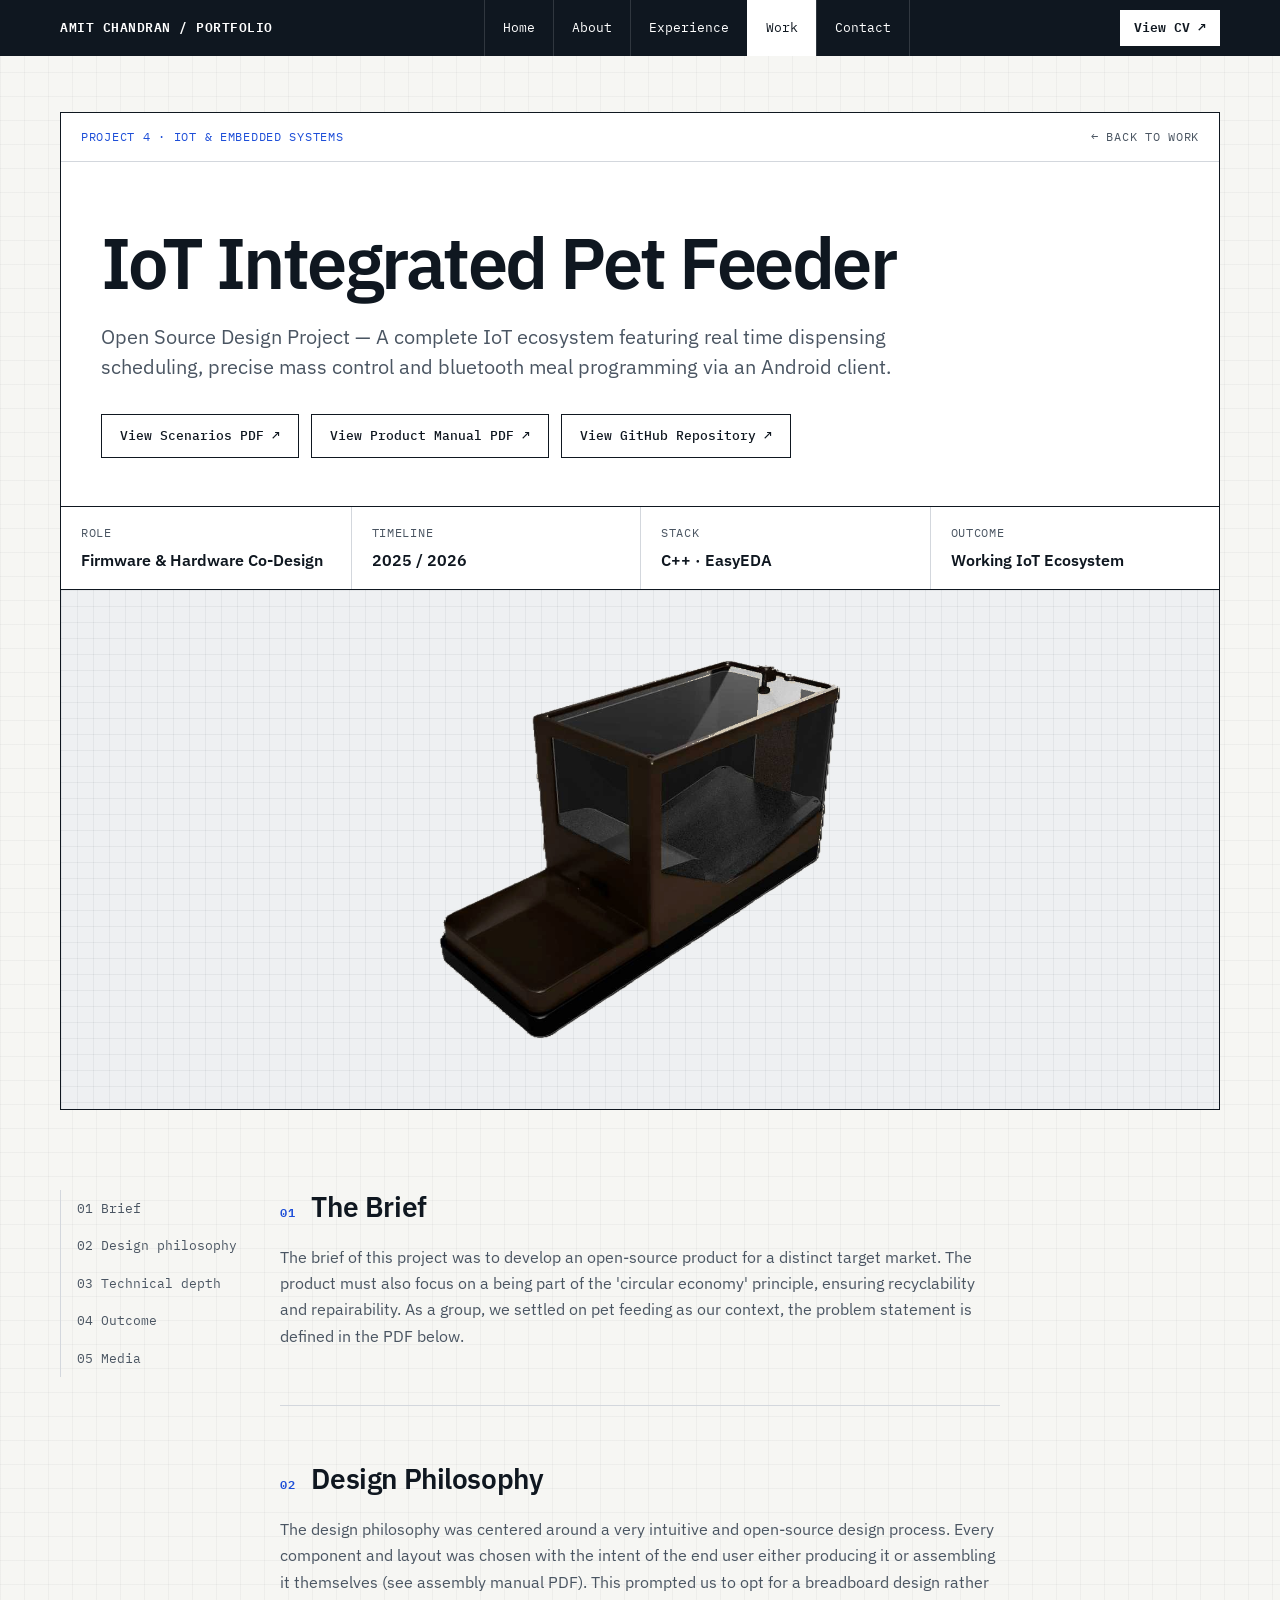
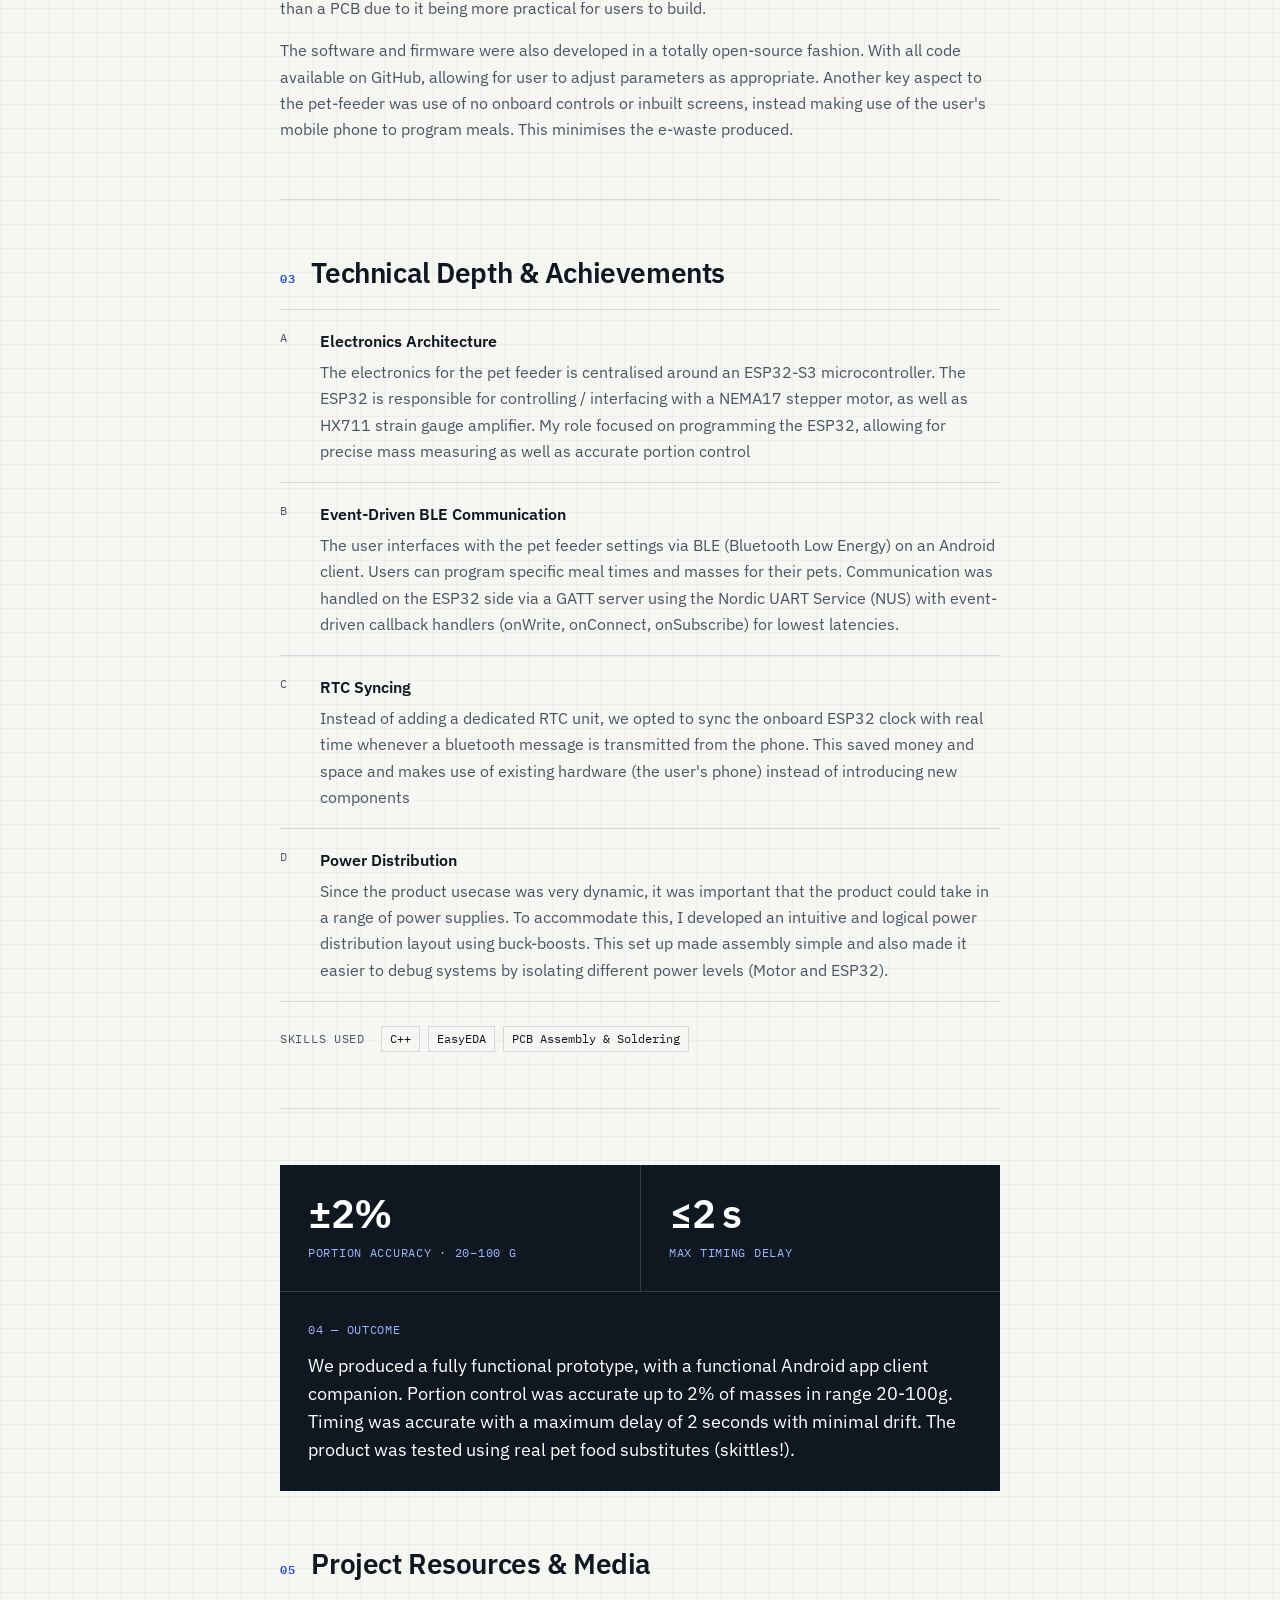
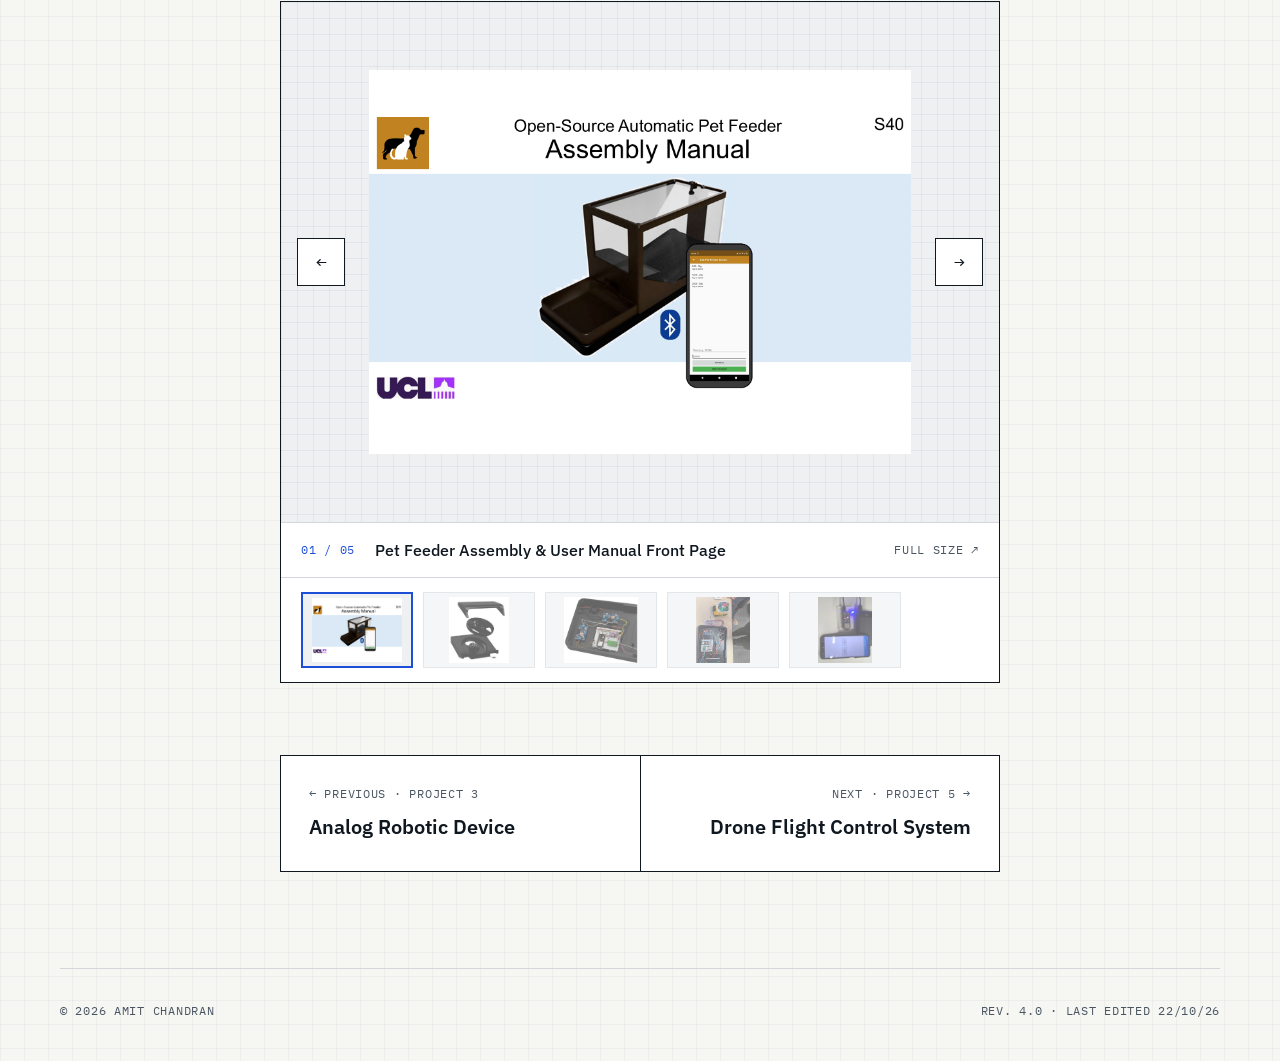
<file: projects/smart-pet-feeder.html>
<!DOCTYPE html>
<html lang="en">
<head>
    <meta charset="UTF-8">
    <meta name="viewport" content="width=device-width, initial-scale=1.0">
    <title>IoT Integrated Pet Feeder — Amit Chandran</title>
    <meta name="description" content="IoT Integrated Pet Feeder — project case study by Amit Chandran.">
    <link rel="preconnect" href="https://fonts.googleapis.com">
    <link rel="preconnect" href="https://fonts.gstatic.com" crossorigin>
    <link href="https://fonts.googleapis.com/css2?family=IBM+Plex+Mono:wght@400;500;600&amp;family=IBM+Plex+Sans:wght@400;500;600&amp;display=swap" rel="stylesheet">
    <link rel="stylesheet" href="../style.css?v=4.0">
</head>
<body>
    <a class="skip-link" href="#main">Skip to content</a>

    <header class="nav">
        <div class="wrap nav-in">
            <a class="nav-brand" href="../index.html">AMIT CHANDRAN / PORTFOLIO</a>
            <nav class="nav-links" aria-label="Main">
                <a href="../index.html">Home</a>
                <a href="../about.html">About</a>
                <a href="../experience.html">Experience</a>
                <a href="../index.html#work" class="is-current" aria-current="page">Work</a>
                <a href="../index.html#contact">Contact</a>
            </nav>
            <a class="nav-cv" href="https://amitchandran06.github.io/Resumes/AmitChandran_MainResume.pdf" target="_blank" rel="noopener">View CV ↗</a>
        </div>
    </header>

    <main id="main">
        <section class="page-top">
            <div class="wrap">
                <div class="frame">
                    <div class="case-strip">
                        <span class="mono mono-accent">Project 4 · IoT &amp; Embedded Systems</span>
                        <a class="mono" href="../index.html#work">← Back to work</a>
                    </div>
                    <div class="page-head">
                        <h1 class="case-title">IoT Integrated Pet Feeder</h1>
                        <p class="case-lead">Open Source Design Project — A complete IoT ecosystem featuring real time dispensing scheduling, precise mass control and bluetooth meal programming via an Android client.</p>
                <div class="btn-row">
                    <a class="btn" href="../images_pet_feeder/Final Scenarios PPT - pet feeder.pdf" target="_blank" rel="noopener">View Scenarios PDF ↗</a>
                    <a class="btn" href="../images_pet_feeder/Pet Feeder Manual.pdf" target="_blank" rel="noopener">View Product Manual PDF ↗</a>
                    <a class="btn" href="https://github.com/amitchandran06/pet-feeder.git" target="_blank" rel="noopener">View GitHub Repository ↗</a>
                </div>
                    </div>
                    <div class="title-block" style="--cols: 4">
                    <div><div class="mono">Role</div><div class="val">Firmware &amp; Hardware Co-Design</div></div>
                    <div><div class="mono">Timeline</div><div class="val">2025 / 2026</div></div>
                    <div><div class="mono">Stack</div><div class="val">C++ · EasyEDA</div></div>
                    <div><div class="mono">Outcome</div><div class="val">Working IoT Ecosystem</div></div>
                    </div>
                </div>
                <div class="stage case-hero">
                    <img src="../images_pet_feeder/extracted_1_cutout.png" alt="Full CAD Render of the Pet Feeder">
                </div>
            </div>
        </section>

        <div class="wrap doc">
            <nav class="toc" aria-label="On this page">
                <a href="#brief">01 Brief</a>
                <a href="#philosophy">02 Design philosophy</a>
                <a href="#technical">03 Technical depth</a>
                <a href="#outcome">04 Outcome</a>
                <a href="#media">05 Media</a>
            </nav>
            <div>
                <section id="brief" class="block">
                    <h2 class="block-title"><span class="mono mono-accent">01</span>The Brief</h2>
                    <p>The brief of this project was to develop an open-source product for a distinct target market. The product must also focus on a being part of the 'circular economy' principle, ensuring recyclability and repairability. As a group, we settled on pet feeding as our context, the problem statement is defined in the PDF below.</p>
                </section>

                <section id="philosophy" class="block">
                    <h2 class="block-title"><span class="mono mono-accent">02</span>Design Philosophy</h2>
                    <p>The design philosophy was centered around a very intuitive and open-source design process. Every component and layout was chosen with the intent of the end user either producing it or assembling it themselves (see assembly manual PDF). This prompted us to opt for a breadboard design rather than a PCB due to it being more practical for users to build.</p>
                    <p>The software and firmware were also developed in a totally open-source fashion. With all code available on GitHub, allowing for user to adjust parameters as appropriate. Another key aspect to the pet-feeder was use of no onboard controls or inbuilt screens, instead making use of the user's mobile phone to program meals. This minimises the e-waste produced.</p>
                </section>

                <section id="technical" class="block">
                    <h2 class="block-title"><span class="mono mono-accent">03</span>Technical Depth &amp; Achievements</h2>
                    <div class="points">
                        <div><span class="mono">a</span><div><strong>Electronics Architecture</strong>The electronics for the pet feeder is centralised around an ESP32-S3 microcontroller. The ESP32 is responsible for controlling / interfacing with a NEMA17 stepper motor, as well as HX711 strain gauge amplifier. My role focused on programming the ESP32, allowing for precise mass measuring as well as accurate portion control</div></div>
                        <div><span class="mono">b</span><div><strong>Event-Driven BLE Communication</strong>The user interfaces with the pet feeder settings via BLE (Bluetooth Low Energy) on an Android client. Users can program specific meal times and masses for their pets. Communication was handled on the ESP32 side via a GATT server using the Nordic UART Service (NUS) with event-driven callback handlers (onWrite, onConnect, onSubscribe) for lowest latencies.</div></div>
                        <div><span class="mono">c</span><div><strong>RTC Syncing</strong>Instead of adding a dedicated RTC unit, we opted to sync the onboard ESP32 clock with real time whenever a bluetooth message is transmitted from the phone. This saved money and space and makes use of existing hardware (the user's phone) instead of introducing new components</div></div>
                        <div><span class="mono">d</span><div><strong>Power Distribution</strong>Since the product usecase was very dynamic, it was important that the product could take in a range of power supplies. To accommodate this, I developed an intuitive and logical power distribution layout using buck-boosts. This set up made assembly simple and also made it easier to debug systems by isolating different power levels (Motor and ESP32).</div></div>
                    </div>
                    <div class="skills-used">
                        <span class="mono">Skills used</span>
                        <span class="tag">C++</span><span class="tag">EasyEDA</span><span class="tag">PCB Assembly &amp; Soldering</span>
                    </div>
                </section>

                <section id="outcome" class="outcome">
                    <div class="outcome-stats">
                        <div><div class="num">±2%</div><div class="mono">Portion accuracy · 20–100 g</div></div>
                        <div><div class="num">≤2 s</div><div class="mono">Max timing delay</div></div>
                    </div>
                    <div class="outcome-text">
                        <div class="mono">04 — Outcome</div>
                        <p>We produced a fully functional prototype, with a functional Android app client companion. Portion control was accurate up to 2% of masses in  range 20-100g. Timing was accurate with a maximum delay of 2 seconds with minimal drift. The product was tested using real pet food substitutes (skittles!).</p>
                    </div>
                </section>

                <section id="media">
                    <h2 class="block-title"><span class="mono mono-accent">05</span>Project Resources &amp; Media</h2>
                <div class="carousel" data-carousel>
                    <div class="carousel-stage stage">
                        <img src="../images_pet_feeder/manual_front_page.png" alt="Pet Feeder Assembly &amp; User Manual Front Page">
                        <button class="carousel-btn prev" type="button" aria-label="Previous image">←</button>
                        <button class="carousel-btn next" type="button" aria-label="Next image">→</button>
                    </div>
                    <div class="carousel-bar">
                        <span class="mono carousel-count">01 / 05</span>
                        <span class="carousel-cap">Pet Feeder Assembly &amp; User Manual Front Page</span>
                        <a class="mono carousel-full" href="../images_pet_feeder/manual_front_page.png" target="_blank" rel="noopener">Full size ↗</a>
                    </div>
                    <div class="carousel-thumbs">
                        <button class="carousel-thumb is-current" type="button" data-src="../images_pet_feeder/manual_front_page.png" data-caption="Pet Feeder Assembly &amp; User Manual Front Page" aria-label="Show image 1: Pet Feeder Assembly &amp; User Manual Front Page" aria-current="true"><img src="../images_pet_feeder/manual_front_page.png" alt="" loading="lazy"></button>
                        <button class="carousel-thumb" type="button" data-src="../images_pet_feeder/extracted_166.jpeg" data-caption="Exploded view of dispensing mechanism" aria-label="Show image 2: Exploded view of dispensing mechanism" aria-current="false"><img src="../images_pet_feeder/extracted_166.jpeg" alt="" loading="lazy"></button>
                        <button class="carousel-thumb" type="button" data-src="../images_pet_feeder/extracted_204.jpeg" data-caption="Circuitry Rendering" aria-label="Show image 3: Circuitry Rendering" aria-current="false"><img src="../images_pet_feeder/extracted_204.jpeg" alt="" loading="lazy"></button>
                        <button class="carousel-thumb" type="button" data-src="../images_pet_feeder/extracted_219.jpeg" data-caption="Electronics Verification with External Power Source" aria-label="Show image 4: Electronics Verification with External Power Source" aria-current="false"><img src="../images_pet_feeder/extracted_219.jpeg" alt="" loading="lazy"></button>
                        <button class="carousel-thumb" type="button" data-src="../images_pet_feeder/extracted_262.jpeg" data-caption="BLE Verification" aria-label="Show image 5: BLE Verification" aria-current="false"><img src="../images_pet_feeder/extracted_262.jpeg" alt="" loading="lazy"></button>
                    </div>
                </div>
                </section>

                <nav class="pager" aria-label="More projects">
                    <a href="imeche-rover.html"><div class="mono">← Previous · Project 3</div><div class="name">Analog Robotic Device</div></a>
                    <a class="next" href="drone-flight-system.html"><div class="mono">Next · Project 5 →</div><div class="name">Drone Flight Control System</div></a>
                </nav>
            </div>
            <div class="doc-spacer" aria-hidden="true"></div>
        </div>
    </main>

    <footer class="wrap">
        <div class="footer mono footer-rule">
            <span>© 2026 Amit Chandran</span>
            <span>Rev. 4.0 · Last edited 22/10/26</span>
        </div>
    </footer>
    <script src="../script.js?v=4.0"></script>
</body>
</html>
</file>
<file: style.css>
/* ==========================================================================
   Amit Chandran — Portfolio
   V4.0 "Datasheet" design system
   Plain CSS, no build step (GitHub Pages friendly)
   ========================================================================== */

:root {
  --bg:      #F6F6F3;   /* page ground */
  --card:    #FFFFFF;   /* panels / cards */
  --stage:   #EEF0F2;   /* image stages */
  --ink:     #0F1720;   /* text, borders, dark blocks */
  --muted:   #4A5562;   /* body copy */
  --line:    #D3D7DD;   /* hairlines inside panels */
  --accent:  #1D4ED8;   /* blue — labels, links, hovers */
  --accent-on-dark: #9DB6FF;

  --font-sans: 'IBM Plex Sans', system-ui, -apple-system, 'Segoe UI', sans-serif;
  --font-mono: 'IBM Plex Mono', ui-monospace, 'SFMono-Regular', Menlo, monospace;

  --maxw: 1240px;
  --gutter: 40px;
  --nav-h: 56px;
}

/* --------------------------------------------------------------------------
   Base
   -------------------------------------------------------------------------- */

*, *::before, *::after { box-sizing: border-box; }

html {
  scroll-behavior: smooth;
  scroll-padding-top: calc(var(--nav-h) + 24px);
  -webkit-text-size-adjust: 100%;
}

body {
  margin: 0;
  background-color: var(--bg);
  background-image:
    linear-gradient(rgba(15, 23, 32, .035) 1px, transparent 1px),
    linear-gradient(90deg, rgba(15, 23, 32, .035) 1px, transparent 1px);
  background-size: 24px 24px;
  color: var(--ink);
  font-family: var(--font-sans);
  font-size: 16px;
  line-height: 1.65;
  -webkit-font-smoothing: antialiased;
}

img { max-width: 100%; height: auto; display: block; }

a { color: var(--ink); text-decoration: none; transition: color .2s ease, background-color .2s ease; }
a:hover { color: var(--accent); }

:focus-visible { outline: 2px solid var(--accent); outline-offset: 2px; }

::selection { background: var(--accent); color: #fff; }

h1, h2, h3, p { margin: 0; }

strong { color: var(--ink); font-weight: 600; }

.wrap {
  max-width: var(--maxw);
  margin: 0 auto;
  padding: 0 var(--gutter);
}

.mono {
  font-family: var(--font-mono);
  font-size: 12px;
  letter-spacing: .06em;
  text-transform: uppercase;
  color: var(--muted);
}
.mono-accent { color: var(--accent); }

.muted { color: var(--muted); }

.skip-link {
  position: absolute; left: -9999px; top: 8px;
  background: #fff; color: var(--ink); padding: 8px 12px; z-index: 100;
}
.skip-link:focus { left: 8px; }

/* --------------------------------------------------------------------------
   Navigation
   -------------------------------------------------------------------------- */

.nav {
  position: sticky; top: 0; z-index: 50;
  background: var(--ink); color: #fff;
}
.nav a { color: #fff; }
.nav a:hover { color: var(--accent-on-dark); }

.nav-in {
  display: flex; align-items: center; justify-content: space-between;
  gap: 24px; height: var(--nav-h);
  font-family: var(--font-mono); font-size: 13px;
}

.nav-brand { font-weight: 600; letter-spacing: .04em; white-space: nowrap; }

.nav-links { display: flex; }
.nav-links a {
  display: flex; align-items: center; height: var(--nav-h);
  padding: 0 18px; border-left: 1px solid rgba(255, 255, 255, .14);
}
.nav-links a:last-child { border-right: 1px solid rgba(255, 255, 255, .14); }
.nav-links a.is-current { background: #fff; color: var(--ink); }

.nav-cv {
  display: inline-flex; align-items: center; min-height: 36px; padding: 0 14px;
  background: #fff; color: var(--ink) !important; font-weight: 600; white-space: nowrap;
}
.nav-cv:hover { background: var(--accent-on-dark); }

/* --------------------------------------------------------------------------
   Buttons, tags
   -------------------------------------------------------------------------- */

.btn {
  display: inline-flex; align-items: center; gap: 10px;
  min-height: 44px; padding: 0 18px;
  font-family: var(--font-mono); font-size: 13px; font-weight: 500;
  border: 1px solid var(--ink); background: var(--card); color: var(--ink);
}
.btn:hover { background: var(--ink); color: #fff; }
.btn-solid { background: var(--ink); color: #fff; }
.btn-solid:hover { background: var(--accent); border-color: var(--accent); color: #fff; }
.btn-row { display: flex; flex-wrap: wrap; gap: 12px; }

.tag {
  display: inline-flex; align-items: center; height: 26px; padding: 0 8px;
  border: 1px solid var(--line); background: var(--bg);
  font-family: var(--font-mono); font-size: 12px; color: var(--ink);
}
.tags { display: flex; flex-wrap: wrap; gap: 6px; }

/* --------------------------------------------------------------------------
   Panels & title blocks
   -------------------------------------------------------------------------- */

.frame { border: 1px solid var(--ink); background: var(--card); }

.title-block {
  display: grid; grid-template-columns: repeat(var(--cols, 3), minmax(0, 1fr));
  border-top: 1px solid var(--ink);
}
.title-block > div { padding: 16px 20px; }
.title-block > div + div { border-left: 1px solid var(--line); }
.title-block .val { font-weight: 600; margin-top: 4px; }

.row {
  display: grid; grid-template-columns: 120px 1fr;
  border-top: 1px solid var(--line);
}
.row > div { padding: 10px 20px; }
.row > div:first-child { border-right: 1px solid var(--line); display: flex; align-items: center; }

.stage {
  display: flex; align-items: center; justify-content: center;
  padding: 28px;
  background-color: var(--stage);
  background-image:
    linear-gradient(rgba(15, 23, 32, .05) 1px, transparent 1px),
    linear-gradient(90deg, rgba(15, 23, 32, .05) 1px, transparent 1px);
  background-size: 16px 16px;
}
.stage img { max-width: 80%; max-height: 85%; object-fit: contain; }

/* --------------------------------------------------------------------------
   Homepage
   -------------------------------------------------------------------------- */

.hero-section { padding: 72px 0 0; }

.hero { display: grid; grid-template-columns: 1.5fr 1fr; }
.hero-text {
  padding: 64px 48px 48px;
  display: flex; flex-direction: column; justify-content: flex-end;
}
.hero-name {
  font-size: 80px; line-height: .95; font-weight: 600; letter-spacing: -.04em;
}
.hero-role {
  margin-top: 20px; font-size: 26px; line-height: 1.25; letter-spacing: -.015em;
  color: var(--muted); max-width: 620px;
}
.hero-about {
  margin-top: 36px; padding-top: 28px; border-top: 1px solid var(--line); max-width: 680px;
}
.hero-about .lead { font-size: 18px; line-height: 1.55; font-weight: 500; margin-bottom: 14px; }
.hero-text .btn-row { margin-top: 32px; }
.hero-photo {
  position: relative; overflow: hidden; min-height: 520px;
  border-left: 1px solid var(--ink);
}
.hero-photo img {
  position: absolute; inset: 0; width: 100%; height: 100%;
  object-fit: cover; object-position: 50% 40%;
}

.section { padding: 96px 0 0; }
.section-head {
  display: flex; justify-content: space-between; align-items: flex-end; gap: 24px;
  padding-bottom: 16px; border-bottom: 2px solid var(--ink); margin-bottom: 32px;
}
.section-title { font-size: 36px; font-weight: 600; letter-spacing: -.02em; line-height: 1.1; }

/* Experience summary cards */
.exp-grid { display: grid; grid-template-columns: repeat(2, minmax(0, 1fr)); gap: 24px; }
.exp-card { display: flex; flex-direction: column; border: 1px solid var(--ink); background: var(--card); }
.exp-card-top { display: flex; justify-content: space-between; align-items: center; gap: 16px; padding: 20px; }
.exp-card-body { padding: 0 20px 20px; flex-grow: 1; }
.exp-card-body h3 { font-size: 22px; font-weight: 600; margin-bottom: 2px; }
.exp-card-body .org { font-weight: 500; color: var(--muted); margin-bottom: 14px; }

/* Project sheets */
.sheet {
  display: flex; flex-direction: column;
  border: 1px solid var(--ink); background: var(--card); color: var(--ink);
  transition: transform .25s cubic-bezier(.16, 1, .3, 1), box-shadow .25s ease;
}
.sheet:hover { color: var(--ink); transform: translate(-3px, -3px); box-shadow: 6px 6px 0 var(--ink); }
.sheet:hover .sheet-title { color: var(--accent); }
.sheet-head {
  display: flex; justify-content: space-between; align-items: center;
  height: 40px; padding: 0 16px; border-bottom: 1px solid var(--line);
}
.sheet .stage { aspect-ratio: 16 / 9; }
.sheet-body { padding: 20px 20px 18px; border-top: 1px solid var(--line); flex-grow: 1; }
.sheet-title { font-size: 21px; font-weight: 600; letter-spacing: -.01em; transition: color .2s ease; }
.sheet-desc { margin-top: 8px; color: var(--muted); font-size: 15px; }

.sheet-feature { display: grid; grid-template-columns: 1.5fr 1fr; margin-bottom: 24px; }
.sheet-feature .stage { aspect-ratio: auto; min-height: 380px; border-right: 1px solid var(--line); }
.sheet-feature .stage img { max-width: 92%; }
.sheet-feature .sheet-body { border-top: 0; padding: 28px 24px; }
.sheet-feature .sheet-title { font-size: 30px; line-height: 1.15; }
.sheet-feature .sheet-desc { margin-top: 14px; font-size: 17px; }
.sheet-feature-side { display: flex; flex-direction: column; }

.sheet-grid { display: grid; grid-template-columns: repeat(2, minmax(0, 1fr)); gap: 24px; }

/* Skills */
.skills-grid {
  display: grid; grid-template-columns: repeat(3, minmax(0, 1fr));
  border: 1px solid var(--ink); background: var(--card);
}
.skills-grid > div { padding: 24px; }
.skills-grid > div + div { border-left: 1px solid var(--line); }
.skills-grid .mono { margin-bottom: 14px; }

/* Contact */
.contact { display: grid; grid-template-columns: 1fr 1fr; background: var(--ink); color: #fff; }
.contact-text { padding: 48px 40px; }
.contact-text h2 { font-size: 48px; line-height: 1.05; font-weight: 600; letter-spacing: -.03em; margin-bottom: 18px; }
.contact-text p { font-size: 17px; color: rgba(255, 255, 255, .72); max-width: 480px; }
.contact-links {
  display: flex; flex-direction: column; justify-content: flex-end;
  border-left: 1px solid rgba(255, 255, 255, .16);
}
.contact-link {
  display: flex; justify-content: space-between; align-items: center;
  min-height: 64px; padding: 0 28px;
  border-top: 1px solid rgba(255, 255, 255, .16);
  color: #fff; font-family: var(--font-mono); font-size: 15px;
}
.contact-link:hover { background: var(--accent); color: #fff; }

/* Footer */
.footer {
  display: flex; justify-content: space-between; flex-wrap: wrap; gap: 8px;
  padding-top: 32px; padding-bottom: 40px;
}
.footer-rule { border-top: 1px solid var(--line); margin-top: 0; }

/* --------------------------------------------------------------------------
   Sub-pages (About, Experience, Projects)
   -------------------------------------------------------------------------- */

.page-top { padding: 56px 0 0; }
.back-link { display: inline-block; margin-bottom: 20px; }

.page-head { padding: 64px 40px 48px; }
.page-head .kicker { margin-bottom: 16px; }
.page-title { font-size: 60px; line-height: 1.02; font-weight: 600; letter-spacing: -.035em; max-width: 900px; }

.about-head { display: grid; grid-template-columns: 1fr 360px; }
.about-head .page-head { display: flex; flex-direction: column; justify-content: flex-end; }
.about-head .page-title { margin-bottom: 28px; }
.about-head .lead { font-size: 20px; line-height: 1.55; font-weight: 500; max-width: 680px; }
.about-head img { width: 100%; height: 100%; min-height: 360px; object-fit: cover; border-left: 1px solid var(--ink); }

/* Centred body column with a sidebar that doesn't push the text off-centre */
.doc {
  display: grid;
  grid-template-columns: 180px minmax(0, 800px) 180px;
  justify-content: center;
  gap: 40px;
  margin-top: 80px;
}
.toc {
  position: sticky; top: calc(var(--nav-h) + 32px); align-self: start;
  display: flex; flex-direction: column; border-left: 1px solid var(--line);
}
.toc a {
  padding: 8px 0 8px 16px; margin-left: -1px; border-left: 1px solid transparent;
  font-family: var(--font-mono); font-size: 13px; color: var(--muted);
}
.toc a:hover { color: var(--ink); border-left-color: var(--ink); }

.side-label { position: sticky; top: calc(var(--nav-h) + 32px); align-self: start; }
.side-label h2 { font-size: 20px; font-weight: 600; line-height: 1.3; margin-top: 6px; }

.block { padding-bottom: 56px; margin-bottom: 56px; border-bottom: 1px solid var(--line); }
.block-title {
  display: flex; gap: 16px; align-items: baseline;
  font-size: 28px; font-weight: 600; letter-spacing: -.015em; line-height: 1.2; margin-bottom: 20px;
}
.block p + p { margin-top: 16px; }
.block > p { color: var(--muted); }
.block .btn-row { margin-top: 24px; }

/* Numbered list rows */
.numlist { border: 1px solid var(--ink); background: var(--card); }
.numlist > div { display: grid; grid-template-columns: 56px 1fr; }
.numlist > div + div { border-top: 1px solid var(--line); }
.numlist > div > span {
  padding: 16px 0; text-align: center; border-right: 1px solid var(--line);
  font-family: var(--font-mono); font-size: 13px; color: var(--accent);
}
.numlist > div > div { padding: 16px 20px; }

.callout { margin-top: 32px; padding: 28px 32px; border: 1px solid var(--ink); background: var(--card); }
.callout .mono { margin-bottom: 12px; }
.callout p { font-size: 18px; line-height: 1.6; color: var(--ink) !important; }

.cta-band {
  display: grid; grid-template-columns: 1fr auto; gap: 32px; align-items: center;
  background: var(--ink); color: #fff; padding: 40px; margin-bottom: 96px;
}
.cta-band .big { font-size: 26px; font-weight: 600; letter-spacing: -.015em; margin-top: 8px; }
.cta-band .btn { background: transparent; color: #fff; border-color: rgba(255, 255, 255, .5); }
.cta-band .btn:hover { background: #fff; color: var(--ink); }
.cta-band .btn-solid { background: #fff; color: var(--ink); border-color: #fff; }
.cta-band .btn-solid:hover { background: var(--accent-on-dark); border-color: var(--accent-on-dark); }

/* Experience detail cards */
.role-card { border: 1px solid var(--ink); background: var(--card); }
.role-top {
  display: flex; justify-content: space-between; align-items: center; gap: 16px;
  padding: 16px 28px; border-bottom: 1px solid var(--line);
}
.role-head { padding: 32px 28px 24px; }
.role-head h3 { font-size: 30px; font-weight: 600; letter-spacing: -.02em; line-height: 1.15; }
.role-head .org { font-size: 18px; font-weight: 500; color: var(--muted); margin-top: 4px; }
.role-head p { margin-top: 24px; color: var(--muted); }
.role-points > div { display: grid; grid-template-columns: 56px 1fr; border-top: 1px solid var(--line); }
.role-points > div > span {
  padding: 16px 0; text-align: center; border-right: 1px solid var(--line);
  font-family: var(--font-mono); font-size: 13px; color: var(--accent);
}
.role-points > div > div { padding: 16px 20px; color: var(--muted); }
.role-initiative { margin: 24px 28px; padding: 24px; border: 1px solid var(--ink); background: var(--bg); }
.role-initiative .mono { margin-bottom: 8px; }
.role-skills { display: grid; grid-template-columns: 140px 1fr; border-top: 1px solid var(--ink); }
.role-skills > div { padding: 14px 28px; }
.role-skills > div:first-child { border-right: 1px solid var(--line); display: flex; align-items: center; }
.role-gap { margin-top: 80px; }

/* Project case-study pages */
.case-strip {
  display: flex; justify-content: space-between; gap: 16px;
  padding: 14px 20px; border-bottom: 1px solid var(--line);
}
.case-title { font-size: 72px; line-height: 1; font-weight: 600; letter-spacing: -.035em; }
.case-lead { margin: 24px 0 32px; font-size: 20px; line-height: 1.5; color: var(--muted); max-width: 860px; }
.case-hero { height: 520px; border: 1px solid var(--ink); border-top: 0; }
.case-hero img { max-height: 82%; max-width: 86%; }
.case-hero a { display: contents; }

.points > div {
  display: grid; grid-template-columns: 28px 1fr; gap: 12px;
  padding: 18px 0; border-top: 1px solid var(--line); color: var(--muted);
}
.points > div:last-child { border-bottom: 1px solid var(--line); }
.points strong { display: block; margin-bottom: 4px; }
.skills-used { display: flex; flex-wrap: wrap; gap: 8px; align-items: center; margin-top: 24px; }
.skills-used .mono { margin-right: 8px; }

.outcome { background: var(--ink); color: #fff; margin-bottom: 56px; }
.outcome strong { color: #fff; }
.outcome-stats { display: grid; grid-template-columns: repeat(2, minmax(0, 1fr)); border-bottom: 1px solid rgba(255, 255, 255, .16); }
.outcome-stats > div { padding: 28px; }
.outcome-stats > div + div { border-left: 1px solid rgba(255, 255, 255, .16); }
.outcome-stats .num { font-size: 40px; font-weight: 600; letter-spacing: -.03em; line-height: 1; }
.outcome-stats .mono, .outcome .mono { color: var(--accent-on-dark); }
.outcome-stats .mono { margin-top: 10px; }
.outcome-text { padding: 28px; }
.outcome-text .mono { margin-bottom: 12px; }
.outcome-text p { font-size: 18px; line-height: 1.55; }

/* Media carousel */
.carousel { border: 1px solid var(--ink); background: var(--card); }
.carousel-stage { position: relative; height: 520px; padding: 32px 88px; }
.carousel-stage img { max-width: 100%; max-height: 100%; }
.carousel-btn {
  position: absolute; top: 50%; transform: translateY(-50%);
  width: 48px; height: 48px; border: 1px solid var(--ink); background: #fff; color: var(--ink);
  font-family: var(--font-mono); font-size: 18px; cursor: pointer;
}
.carousel-btn:hover { background: var(--ink); color: #fff; }
.carousel-btn.prev { left: 16px; }
.carousel-btn.next { right: 16px; }
.carousel-bar {
  display: flex; align-items: center; gap: 20px;
  padding: 14px 20px; border-top: 1px solid var(--line);
}
.carousel-count { color: var(--accent); white-space: nowrap; }
.carousel-cap { flex-grow: 1; font-weight: 500; }
.carousel-full { white-space: nowrap; }
.carousel-thumbs {
  display: flex; gap: 10px; padding: 14px 20px; border-top: 1px solid var(--line);
  overflow-x: auto; scroll-snap-type: x mandatory;
}
.carousel-thumb {
  flex: 0 0 112px; height: 76px; padding: 4px;
  border: 1px solid var(--line); background: var(--stage);
  cursor: pointer; scroll-snap-align: start; opacity: .6;
}
.carousel-thumb:hover { opacity: 1; }
.carousel-thumb img { width: 100%; height: 100%; object-fit: contain; }
.carousel-thumb.is-current { border: 2px solid var(--accent); opacity: 1; }

.media-placeholder {
  display: grid; place-items: center; min-height: 280px;
  border: 1px solid var(--ink);
  font-family: var(--font-mono); font-size: 13px; color: var(--muted);
  background: repeating-linear-gradient(135deg, #EEF0F2 0 10px, #F6F7F8 10px 20px);
}

.pager { display: grid; grid-template-columns: 1fr 1fr; border: 1px solid var(--ink); background: var(--card); margin: 72px 0 96px; }
.pager a { display: block; padding: 28px; }
.pager a + a { border-left: 1px solid var(--ink); }
.pager a.next { text-align: right; }
.pager a:hover { background: var(--ink); color: #fff; }
.pager a:hover .mono { color: var(--accent-on-dark); }
.pager .name { font-size: 20px; font-weight: 600; margin-top: 6px; }

/* --------------------------------------------------------------------------
   Responsive
   -------------------------------------------------------------------------- */

@media (max-width: 1100px) {
  .doc { grid-template-columns: 180px minmax(0, 1fr); }
  .doc > .doc-spacer { display: none; }
}

@media (max-width: 860px) {
  :root { --gutter: 16px; }
  .nav-links { display: none; }
  .nav-brand { font-size: 12px; }

  .hero, .title-block, .exp-grid, .sheet-grid, .sheet-feature,
  .skills-grid, .contact, .about-head, .doc, .cta-band, .pager { grid-template-columns: 1fr; }

  .hero-photo { order: -1; min-height: 360px; border-left: 0; border-bottom: 1px solid var(--ink); }
  .hero-text { padding: 32px 20px; }
  .hero-name { font-size: 52px; }
  .hero-role { font-size: 21px; }

  .title-block > div + div,
  .skills-grid > div + div { border-left: 0; border-top: 1px solid var(--line); }

  .sheet-feature .stage { border-right: 0; border-bottom: 1px solid var(--line); min-height: 220px; }
  .contact-links { border-left: 0; }
  .contact-text { padding: 36px 24px; }
  .contact-text h2 { font-size: 36px; }
  .section { padding-top: 64px; }
  .section-title { font-size: 28px; }

  .page-head { padding: 36px 20px 28px; }
  .page-title { font-size: 40px; }
  .case-title { font-size: 44px; }
  .about-head img { border-left: 0; border-top: 1px solid var(--ink); }
  .doc { margin-top: 48px; gap: 16px; }
  .toc { display: none; }
  .side-label { position: static; }
  .case-hero { height: 300px; }

  .role-top { flex-wrap: wrap; padding: 16px 20px; }
  .role-head { padding: 24px 20px; }
  .role-points > div, .numlist > div { grid-template-columns: 40px 1fr; }
  .role-points > div > div, .numlist > div > div { padding: 14px; }
  .role-initiative { margin: 20px; }
  .role-skills { grid-template-columns: 1fr; }
  .role-skills > div:first-child { border-right: 0; padding-bottom: 0; }
  .role-skills > div { padding: 14px 20px; }

  .outcome-stats { grid-template-columns: 1fr; }
  .outcome-stats > div + div { border-left: 0; border-top: 1px solid rgba(255, 255, 255, .16); }

  .carousel-stage { height: 340px; padding: 20px 16px 76px; }
  .carousel-btn { top: auto; bottom: 14px; transform: none; }
  .carousel-bar { flex-wrap: wrap; gap: 8px 16px; }

  .pager a + a { border-left: 0; border-top: 1px solid var(--ink); }
  .pager a.next { text-align: left; }
  .cta-band { padding: 28px 20px; }
}

@media (prefers-reduced-motion: reduce) {
  html { scroll-behavior: auto; }
  *, *::before, *::after { transition: none !important; }
}
</file>
